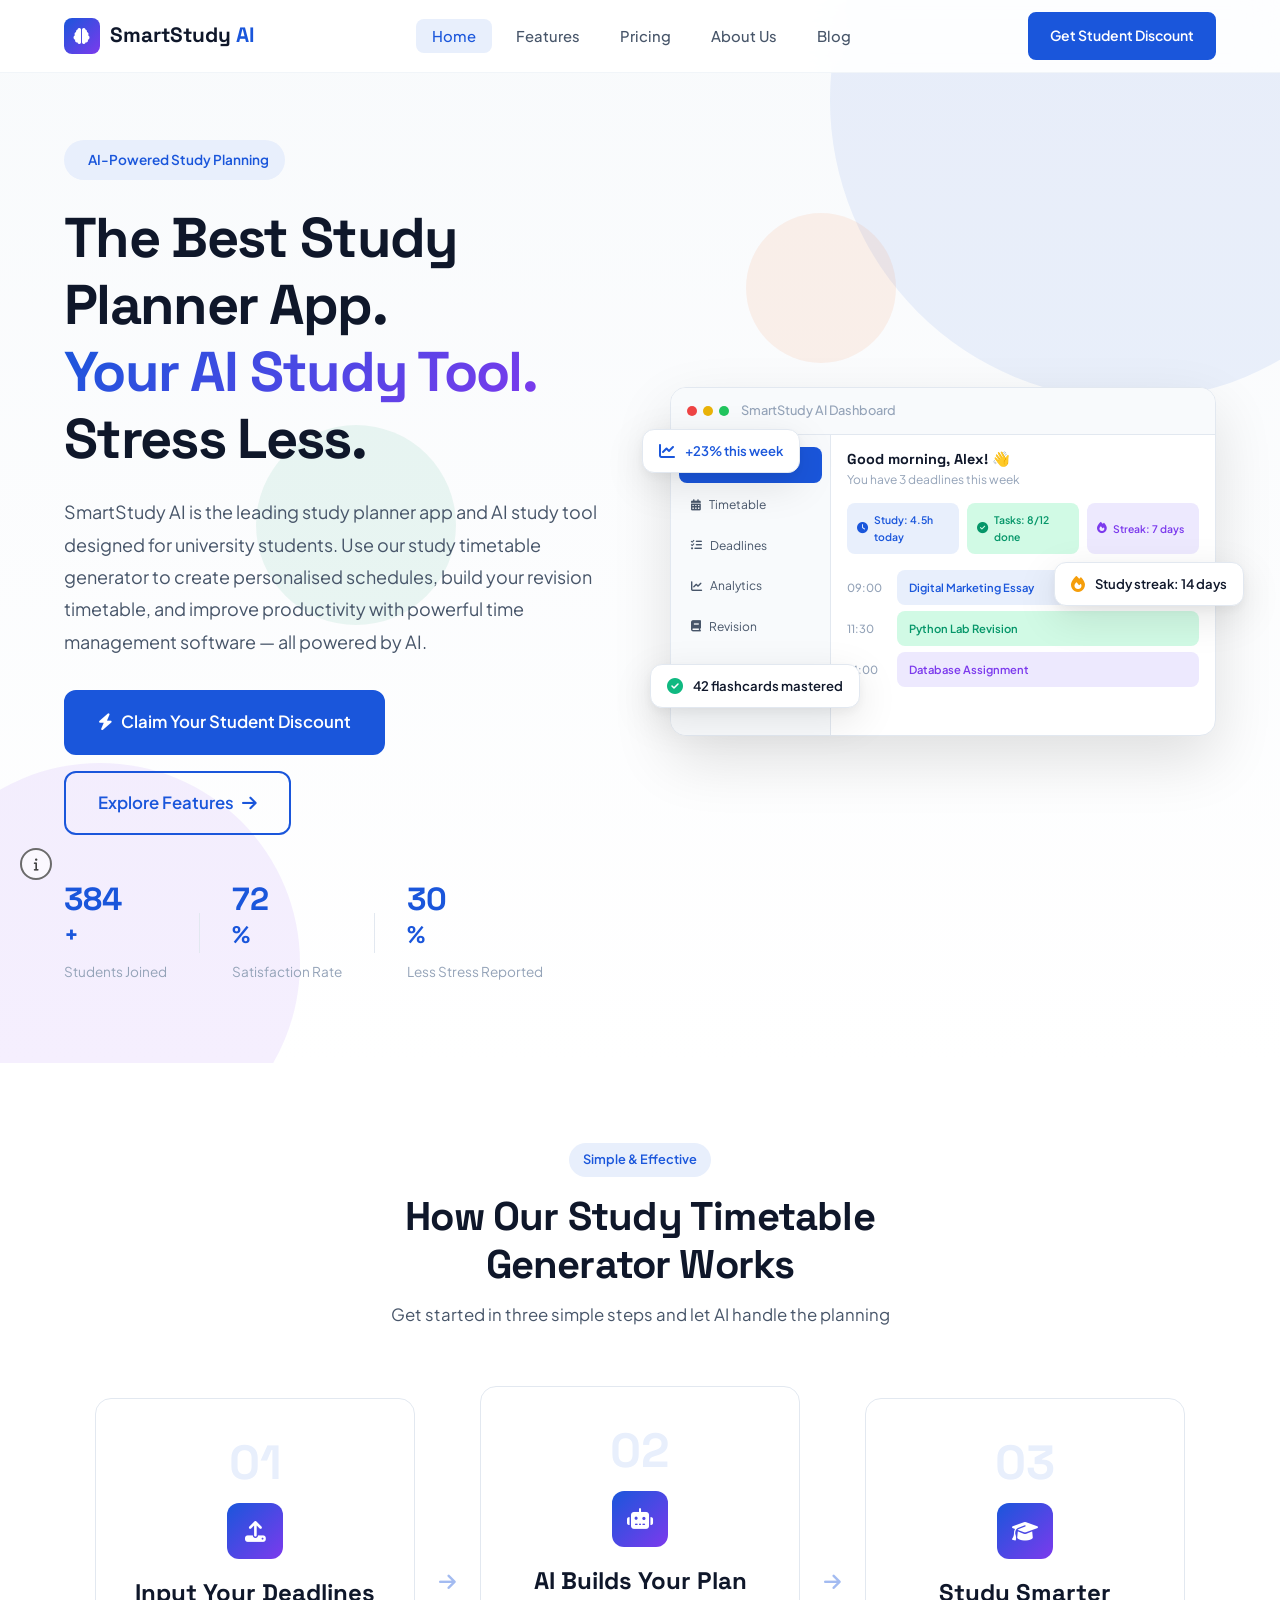
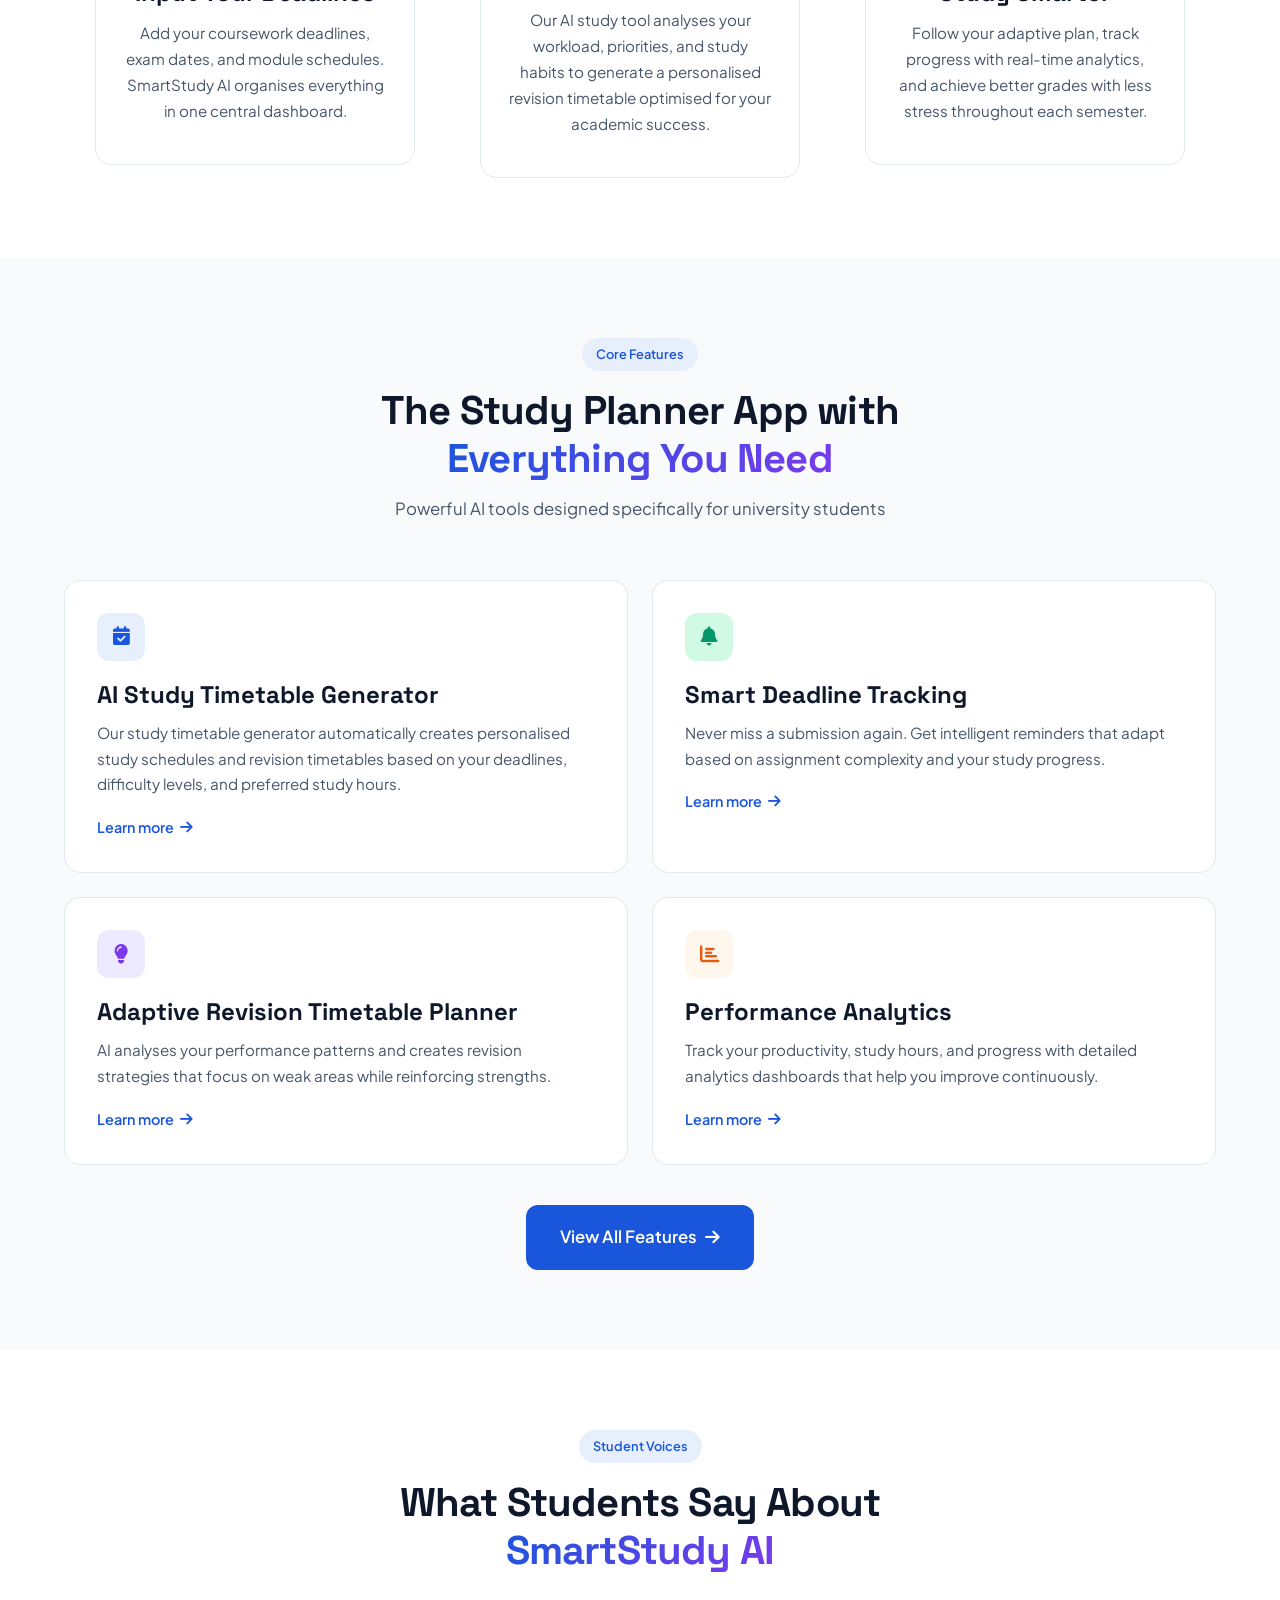
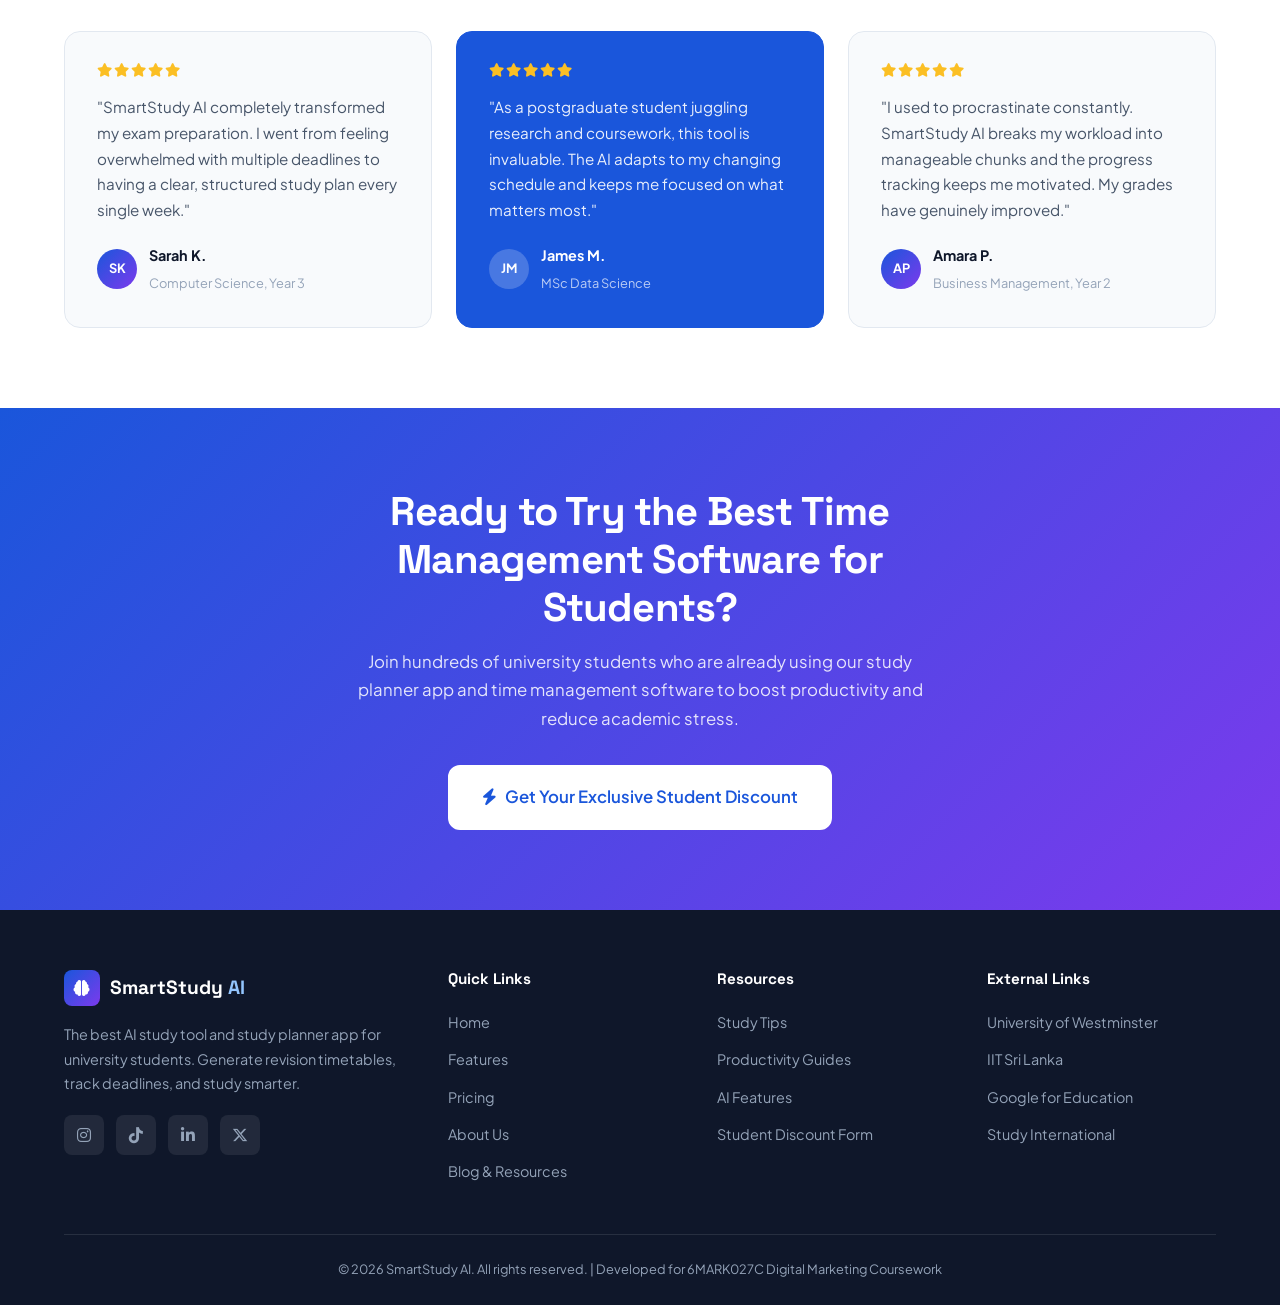
<file: index.html>
<!DOCTYPE html>
<html lang="en">
<head>
    <meta charset="UTF-8">
    <meta name="viewport" content="width=device-width, initial-scale=1.0">
    <meta name="description" content="SmartStudy AI is the best study planner app and AI study tool for university students. Create your revision timetable, use our study timetable generator, and manage time effectively with smart time management software.">
    <meta name="keywords" content="study planner app, ai study tool, study timetable generator, revision timetable, time management software, AI study planner, student productivity app, revision timetable maker, deadline tracker for students">
    <meta name="author" content="SmartStudy AI">
    <meta name="robots" content="index, follow">
    <title>SmartStudy AI | Best Study Planner App & AI Study Tool for University Students</title>

    <!-- Google tag (gtag.js) -->
    <script async src="https://www.googletagmanager.com/gtag/js?id=G-XEYS6S5KPQ"></script>
    <script>
      window.dataLayer = window.dataLayer || [];
      function gtag(){dataLayer.push(arguments);}
      gtag('js', new Date());
      gtag('config', 'G-XEYS6S5KPQ');
    </script>

    <link rel="preconnect" href="https://fonts.googleapis.com">
    <link rel="preconnect" href="https://fonts.gstatic.com" crossorigin>
    <link href="https://fonts.googleapis.com/css2?family=Plus+Jakarta+Sans:wght@300;400;500;600;700;800&family=Space+Grotesk:wght@400;500;600;700&display=swap" rel="stylesheet">
    <link rel="stylesheet" href="https://cdnjs.cloudflare.com/ajax/libs/font-awesome/6.5.1/css/all.min.css">
    <link rel="stylesheet" href="styles.css">
</head>
<body>
    <!-- Navigation -->
    <nav class="navbar" id="navbar">
        <div class="nav-container">
            <a href="index.html" class="nav-logo">
                <div class="logo-icon">
                    <i class="fas fa-brain"></i>
                </div>
                <span>SmartStudy <span class="logo-ai">AI</span></span>
            </a>
            <ul class="nav-links" id="navLinks">
                <li><a href="index.html" class="active">Home</a></li>
                <li><a href="features.html">Features</a></li>
                <li><a href="pricing.html">Pricing</a></li>
                <li><a href="about.html">About Us</a></li>
                <li><a href="blog.html">Blog</a></li>
            </ul>
            <div class="nav-actions">
                <a href="pricing.html" class="btn btn-primary btn-nav">Get Student Discount</a>
                <button class="mobile-toggle" id="mobileToggle" aria-label="Toggle menu">
                    <span></span><span></span><span></span>
                </button>
            </div>
        </div>
    </nav>

    <!-- Hero Section -->
    <section class="hero">
        <div class="hero-bg-shapes">
            <div class="shape shape-1"></div>
            <div class="shape shape-2"></div>
            <div class="shape shape-3"></div>
            <div class="shape shape-4"></div>
        </div>
        <div class="container">
            <div class="hero-content">
                <div class="hero-badge">
                    <i class="fas fa-sparkles"></i>
                    <span>AI-Powered Study Planning</span>
                </div>
                <h1>The Best Study Planner App.<br><span class="gradient-text">Your AI Study Tool.</span><br>Stress Less.</h1>
                <p class="hero-subtitle">SmartStudy AI is the leading study planner app and AI study tool designed for university students. Use our study timetable generator to create personalised schedules, build your revision timetable, and improve productivity with powerful time management software — all powered by AI.</p>
                <div class="hero-cta">
                    <a href="pricing.html" class="btn btn-primary btn-large">
                        <i class="fas fa-bolt"></i>
                        Claim Your Student Discount
                    </a>
                    <a href="features.html" class="btn btn-outline btn-large">
                        Explore Features
                        <i class="fas fa-arrow-right"></i>
                    </a>
                </div>
                <div class="hero-stats">
                    <div class="stat">
                        <span class="stat-number" data-count="500">0</span><span class="stat-plus">+</span>
                        <span class="stat-label">Students Joined</span>
                    </div>
                    <div class="stat-divider"></div>
                    <div class="stat">
                        <span class="stat-number" data-count="95">0</span><span class="stat-percent">%</span>
                        <span class="stat-label">Satisfaction Rate</span>
                    </div>
                    <div class="stat-divider"></div>
                    <div class="stat">
                        <span class="stat-number" data-count="40">0</span><span class="stat-percent">%</span>
                        <span class="stat-label">Less Stress Reported</span>
                    </div>
                </div>
            </div>
            <div class="hero-visual">
                <!-- Floating cards -->
                <div class="floating-card floating-card--1">
                    <i class="fas fa-chart-line"></i>
                    <span>+23% this week</span>
                </div>
                <div class="floating-card floating-card--2">
                    <i class="fas fa-fire"></i>
                    <span>Study streak: 14 days</span>
                </div>
                <div class="floating-card floating-card--3">
                    <i class="fas fa-check-circle"></i>
                    <span>42 flashcards mastered</span>
                </div>
                <div class="dashboard-preview">
                    <div class="preview-header">
                        <div class="preview-dots">
                            <span></span><span></span><span></span>
                        </div>
                        <span class="preview-title">SmartStudy AI Dashboard</span>
                    </div>
                    <div class="preview-content">
                        <div class="preview-sidebar">
                            <div class="sidebar-item active"><i class="fas fa-home"></i> Dashboard</div>
                            <div class="sidebar-item"><i class="fas fa-calendar-alt"></i> Timetable</div>
                            <div class="sidebar-item"><i class="fas fa-tasks"></i> Deadlines</div>
                            <div class="sidebar-item"><i class="fas fa-chart-line"></i> Analytics</div>
                            <div class="sidebar-item"><i class="fas fa-book"></i> Revision</div>
                        </div>
                        <div class="preview-main">
                            <div class="preview-greeting">
                                <h4>Good morning, Alex! 👋</h4>
                                <p>You have 3 deadlines this week</p>
                            </div>
                            <div class="preview-cards">
                                <div class="mini-card card-blue">
                                    <i class="fas fa-clock"></i>
                                    <span>Study: 4.5h today</span>
                                </div>
                                <div class="mini-card card-green">
                                    <i class="fas fa-check-circle"></i>
                                    <span>Tasks: 8/12 done</span>
                                </div>
                                <div class="mini-card card-purple">
                                    <i class="fas fa-fire"></i>
                                    <span>Streak: 7 days</span>
                                </div>
                            </div>
                            <div class="preview-schedule">
                                <div class="schedule-item">
                                    <div class="schedule-time">09:00</div>
                                    <div class="schedule-task blue">Digital Marketing Essay</div>
                                </div>
                                <div class="schedule-item">
                                    <div class="schedule-time">11:30</div>
                                    <div class="schedule-task green">Python Lab Revision</div>
                                </div>
                                <div class="schedule-item">
                                    <div class="schedule-time">14:00</div>
                                    <div class="schedule-task purple">Database Assignment</div>
                                </div>
                            </div>
                        </div>
                    </div>
                </div>
            </div>
        </div>
    </section>

    <!-- How It Works -->
    <section class="how-it-works" id="how-it-works">
        <div class="container">
            <div class="section-header">
                <span class="section-badge">Simple & Effective</span>
                <h2>How Our Study Timetable Generator Works</h2>
                <p>Get started in three simple steps and let AI handle the planning</p>
            </div>
            <div class="steps-grid">
                <div class="step-card" data-aos="fade-up">
                    <div class="step-number">01</div>
                    <div class="step-icon">
                        <i class="fas fa-upload"></i>
                    </div>
                    <h3>Input Your Deadlines</h3>
                    <p>Add your coursework deadlines, exam dates, and module schedules. SmartStudy AI organises everything in one central dashboard.</p>
                </div>
                <div class="step-connector">
                    <i class="fas fa-arrow-right"></i>
                </div>
                <div class="step-card" data-aos="fade-up" data-aos-delay="200">
                    <div class="step-number">02</div>
                    <div class="step-icon">
                        <i class="fas fa-robot"></i>
                    </div>
                    <h3>AI Builds Your Plan</h3>
                    <p>Our AI study tool analyses your workload, priorities, and study habits to generate a personalised revision timetable optimised for your academic success.</p>
                </div>
                <div class="step-connector">
                    <i class="fas fa-arrow-right"></i>
                </div>
                <div class="step-card" data-aos="fade-up" data-aos-delay="400">
                    <div class="step-number">03</div>
                    <div class="step-icon">
                        <i class="fas fa-graduation-cap"></i>
                    </div>
                    <h3>Study Smarter</h3>
                    <p>Follow your adaptive plan, track progress with real-time analytics, and achieve better grades with less stress throughout each semester.</p>
                </div>
            </div>
        </div>
    </section>

    <!-- Features Preview -->
    <section class="features-preview">
        <div class="container">
            <div class="section-header">
                <span class="section-badge">Core Features</span>
                <h2>The Study Planner App with <span class="gradient-text">Everything You Need</span></h2>
                <p>Powerful AI tools designed specifically for university students</p>
            </div>
            <div class="features-grid">
                <div class="feature-card">
                    <div class="feature-icon icon-blue">
                        <i class="fas fa-calendar-check"></i>
                    </div>
                    <h3>AI Study Timetable Generator</h3>
                    <p>Our study timetable generator automatically creates personalised study schedules and revision timetables based on your deadlines, difficulty levels, and preferred study hours.</p>
                    <a href="features.html" class="feature-link">Learn more <i class="fas fa-arrow-right"></i></a>
                </div>
                <div class="feature-card">
                    <div class="feature-icon icon-green">
                        <i class="fas fa-bell"></i>
                    </div>
                    <h3>Smart Deadline Tracking</h3>
                    <p>Never miss a submission again. Get intelligent reminders that adapt based on assignment complexity and your study progress.</p>
                    <a href="features.html" class="feature-link">Learn more <i class="fas fa-arrow-right"></i></a>
                </div>
                <div class="feature-card">
                    <div class="feature-icon icon-purple">
                        <i class="fas fa-lightbulb"></i>
                    </div>
                    <h3>Adaptive Revision Timetable Planner</h3>
                    <p>AI analyses your performance patterns and creates revision strategies that focus on weak areas while reinforcing strengths.</p>
                    <a href="features.html" class="feature-link">Learn more <i class="fas fa-arrow-right"></i></a>
                </div>
                <div class="feature-card">
                    <div class="feature-icon icon-orange">
                        <i class="fas fa-chart-bar"></i>
                    </div>
                    <h3>Performance Analytics</h3>
                    <p>Track your productivity, study hours, and progress with detailed analytics dashboards that help you improve continuously.</p>
                    <a href="features.html" class="feature-link">Learn more <i class="fas fa-arrow-right"></i></a>
                </div>
            </div>
            <div class="features-cta">
                <a href="features.html" class="btn btn-primary btn-large">View All Features <i class="fas fa-arrow-right"></i></a>
            </div>
        </div>
    </section>

    <!-- Testimonials -->
    <section class="testimonials">
        <div class="container">
            <div class="section-header">
                <span class="section-badge">Student Voices</span>
                <h2>What Students Say About <span class="gradient-text">SmartStudy AI</span></h2>
            </div>
            <div class="testimonials-grid">
                <div class="testimonial-card">
                    <div class="testimonial-stars">
                        <i class="fas fa-star"></i><i class="fas fa-star"></i><i class="fas fa-star"></i><i class="fas fa-star"></i><i class="fas fa-star"></i>
                    </div>
                    <p>"SmartStudy AI completely transformed my exam preparation. I went from feeling overwhelmed with multiple deadlines to having a clear, structured study plan every single week."</p>
                    <div class="testimonial-author">
                        <div class="author-avatar">SK</div>
                        <div>
                            <strong>Sarah K.</strong>
                            <span>Computer Science, Year 3</span>
                        </div>
                    </div>
                </div>
                <div class="testimonial-card featured">
                    <div class="testimonial-stars">
                        <i class="fas fa-star"></i><i class="fas fa-star"></i><i class="fas fa-star"></i><i class="fas fa-star"></i><i class="fas fa-star"></i>
                    </div>
                    <p>"As a postgraduate student juggling research and coursework, this tool is invaluable. The AI adapts to my changing schedule and keeps me focused on what matters most."</p>
                    <div class="testimonial-author">
                        <div class="author-avatar">JM</div>
                        <div>
                            <strong>James M.</strong>
                            <span>MSc Data Science</span>
                        </div>
                    </div>
                </div>
                <div class="testimonial-card">
                    <div class="testimonial-stars">
                        <i class="fas fa-star"></i><i class="fas fa-star"></i><i class="fas fa-star"></i><i class="fas fa-star"></i><i class="fas fa-star"></i>
                    </div>
                    <p>"I used to procrastinate constantly. SmartStudy AI breaks my workload into manageable chunks and the progress tracking keeps me motivated. My grades have genuinely improved."</p>
                    <div class="testimonial-author">
                        <div class="author-avatar">AP</div>
                        <div>
                            <strong>Amara P.</strong>
                            <span>Business Management, Year 2</span>
                        </div>
                    </div>
                </div>
            </div>
        </div>
    </section>

    <!-- CTA Section -->
    <section class="cta-section">
        <div class="container">
            <div class="cta-content">
                <h2>Ready to Try the Best Time Management Software for Students?</h2>
                <p>Join hundreds of university students who are already using our study planner app and time management software to boost productivity and reduce academic stress.</p>
                <a href="pricing.html" class="btn btn-white btn-large">
                    <i class="fas fa-bolt"></i>
                    Get Your Exclusive Student Discount
                </a>
            </div>
        </div>
    </section>

    <!-- Footer -->
    <footer class="footer">
        <div class="container">
            <div class="footer-grid">
                <div class="footer-brand">
                    <a href="index.html" class="footer-logo">
                        <div class="logo-icon"><i class="fas fa-brain"></i></div>
                        <span>SmartStudy <span class="logo-ai">AI</span></span>
                    </a>
                    <p>The best AI study tool and study planner app for university students. Generate revision timetables, track deadlines, and study smarter.</p>
                    <div class="social-links">
                        <a href="https://instagram.com" target="_blank" rel="noopener noreferrer" aria-label="Instagram"><i class="fab fa-instagram"></i></a>
                        <a href="https://tiktok.com" target="_blank" rel="noopener noreferrer" aria-label="TikTok"><i class="fab fa-tiktok"></i></a>
                        <a href="https://linkedin.com" target="_blank" rel="noopener noreferrer" aria-label="LinkedIn"><i class="fab fa-linkedin-in"></i></a>
                        <a href="https://twitter.com" target="_blank" rel="noopener noreferrer" aria-label="Twitter"><i class="fab fa-x-twitter"></i></a>
                    </div>
                </div>
                <div class="footer-links">
                    <h4>Quick Links</h4>
                    <ul>
                        <li><a href="index.html">Home</a></li>
                        <li><a href="features.html">Features</a></li>
                        <li><a href="pricing.html">Pricing</a></li>
                        <li><a href="about.html">About Us</a></li>
                        <li><a href="blog.html">Blog & Resources</a></li>
                    </ul>
                </div>
                <div class="footer-links">
                    <h4>Resources</h4>
                    <ul>
                        <li><a href="blog.html">Study Tips</a></li>
                        <li><a href="blog.html">Productivity Guides</a></li>
                        <li><a href="features.html">AI Features</a></li>
                        <li><a href="https://docs.google.com/forms/d/e/1FAIpQLSeUx6jCfvq1hxjlofkvSLbn2C_xbASTRZafX1INeWL7WAZf3w/viewform" target="_blank" rel="noopener noreferrer">Student Discount Form</a></li>
                    </ul>
                </div>
                <div class="footer-links">
                    <h4>External Links</h4>
                    <ul>
                        <li><a href="https://www.westminster.ac.uk" target="_blank" rel="noopener noreferrer">University of Westminster</a></li>
                        <li><a href="https://www.iit.ac.lk" target="_blank" rel="noopener noreferrer">IIT Sri Lanka</a></li>
                        <li><a href="https://edu.google.com" target="_blank" rel="noopener noreferrer">Google for Education</a></li>
                        <li><a href="https://www.studyinternational.com" target="_blank" rel="noopener noreferrer">Study International</a></li>
                    </ul>
                </div>
            </div>
            <div class="footer-bottom">
                <p>&copy; 2026 SmartStudy AI. All rights reserved. | Developed for 6MARK027C Digital Marketing Coursework</p>
            </div>
        </div>
    </footer>

    <script src="script.js"></script>

<!-- Page Updated Info Button -->
<div class="update-info-container">
    <button id="updateInfoBtn" class="update-info-btn">
        <i class="fas fa-info"></i>
    </button>
</div>

<!-- Update Message -->
<div id="updateMessage" class="update-message">
    <i class="fas fa-info-circle"></i>
    <span>Page updated <span id="updateDate"></span></span>
</div>

<script>
const updateBtn = document.getElementById("updateInfoBtn");
const updateMessage = document.getElementById("updateMessage");

const date = new Date(document.lastModified);

const formattedDate = date.toLocaleDateString("en-US", {
  month: "short",
  day: "numeric",
  year: "numeric"
});

document.getElementById("updateDate").textContent = formattedDate;

updateBtn.onclick = function(){
    updateMessage.classList.toggle("show-update-message");
};
</script>

</body>
</html>
</file>
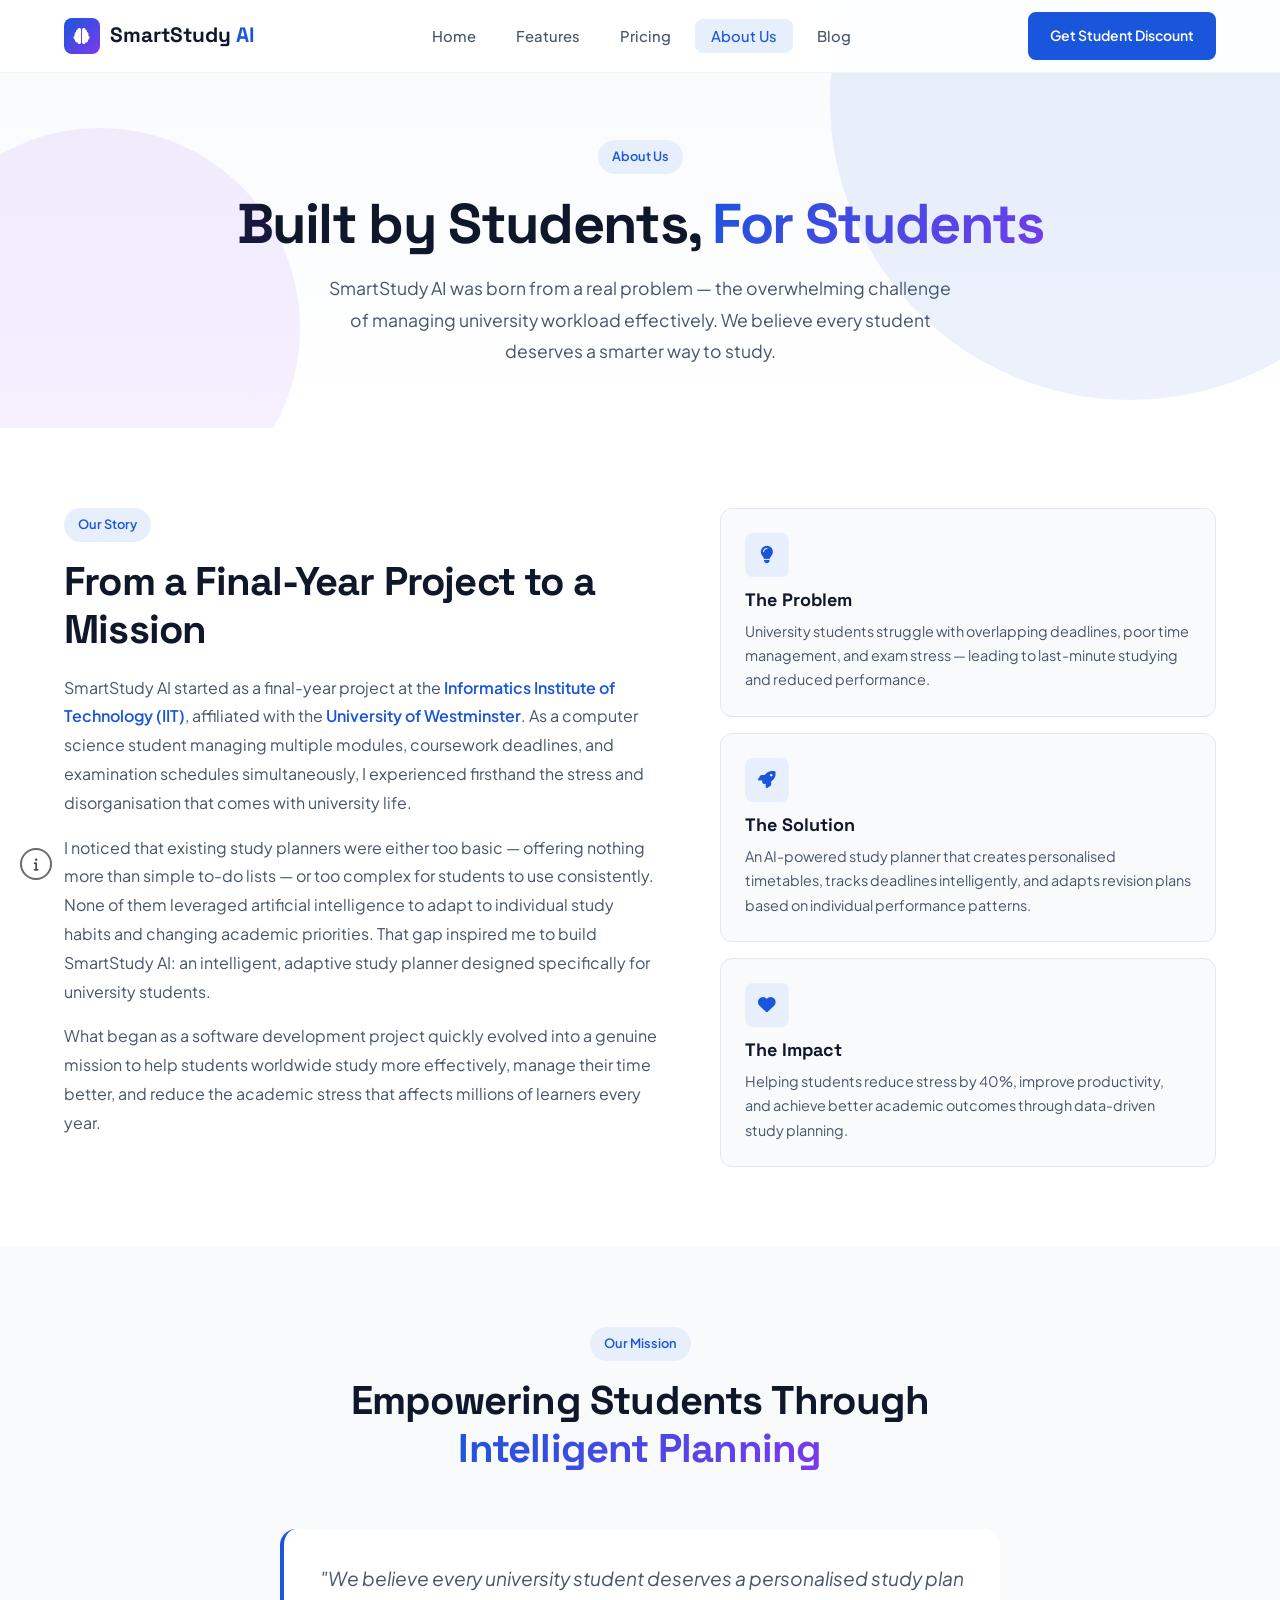
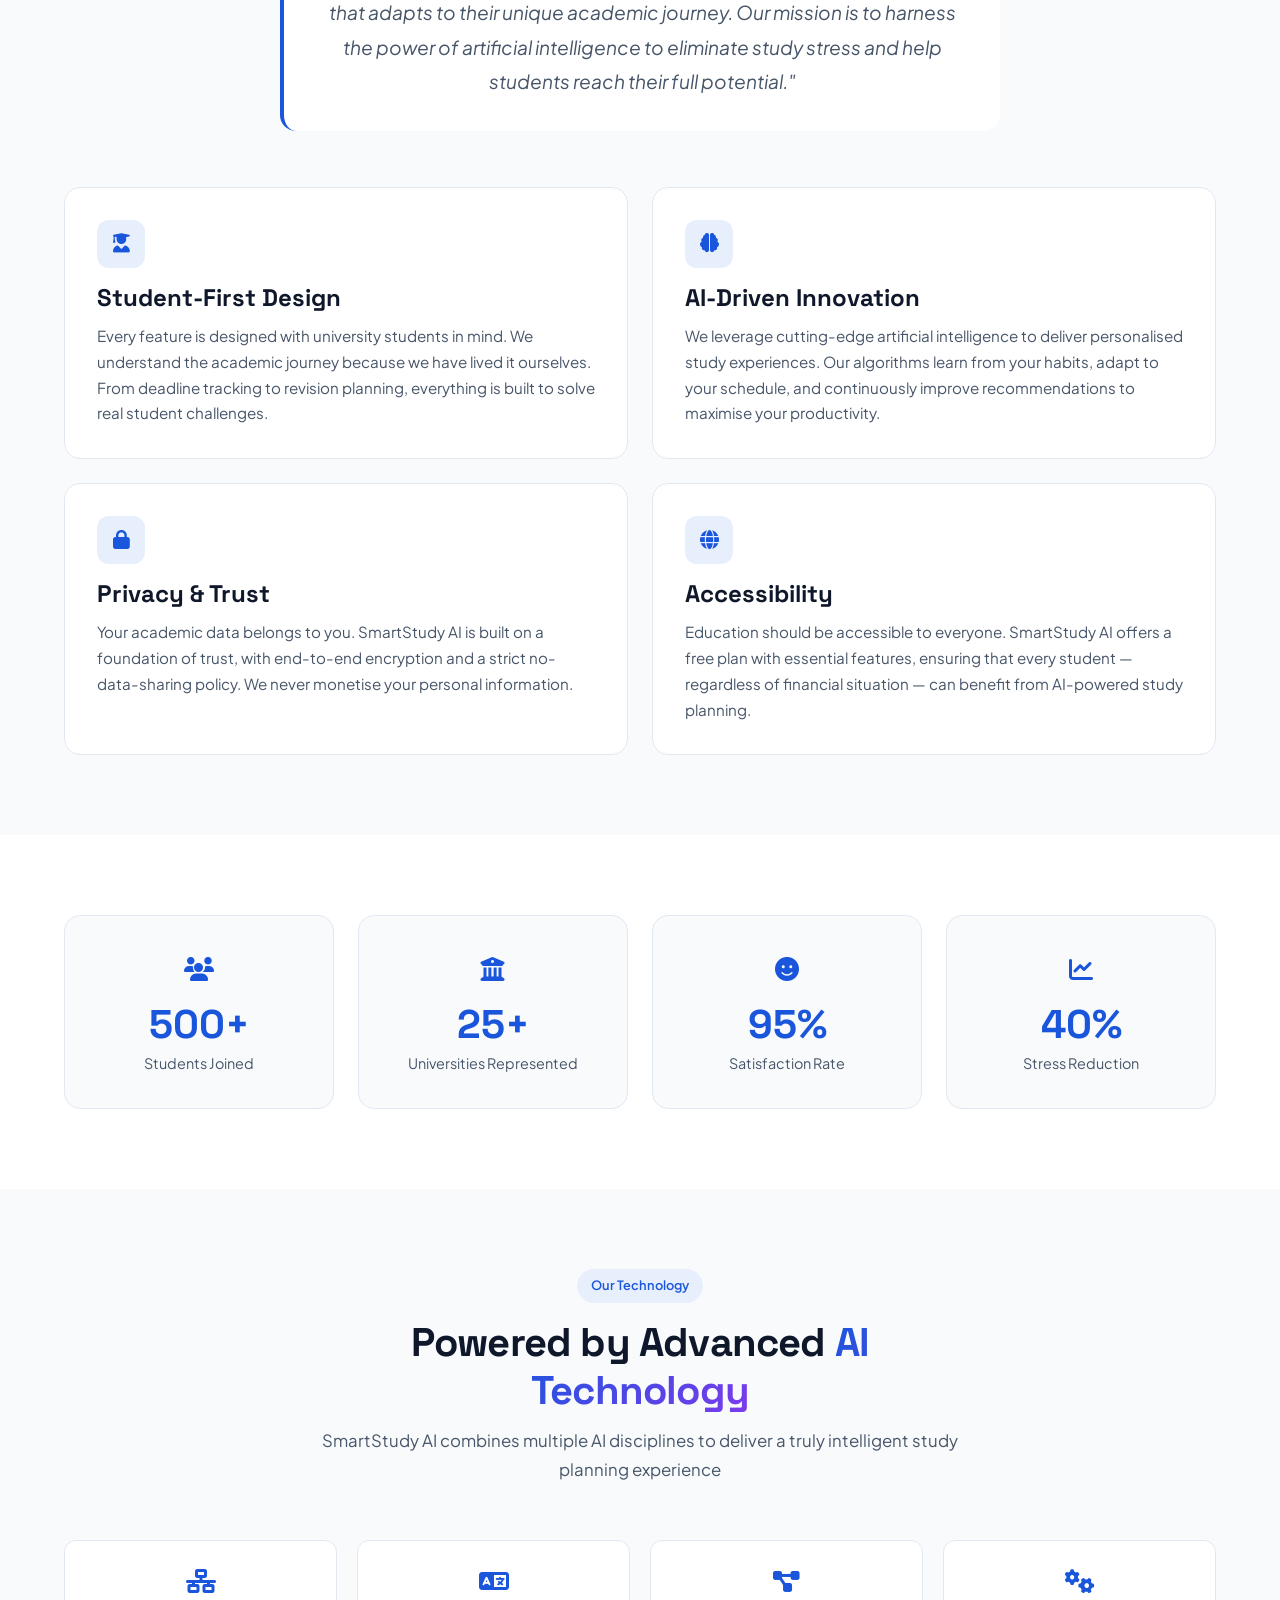
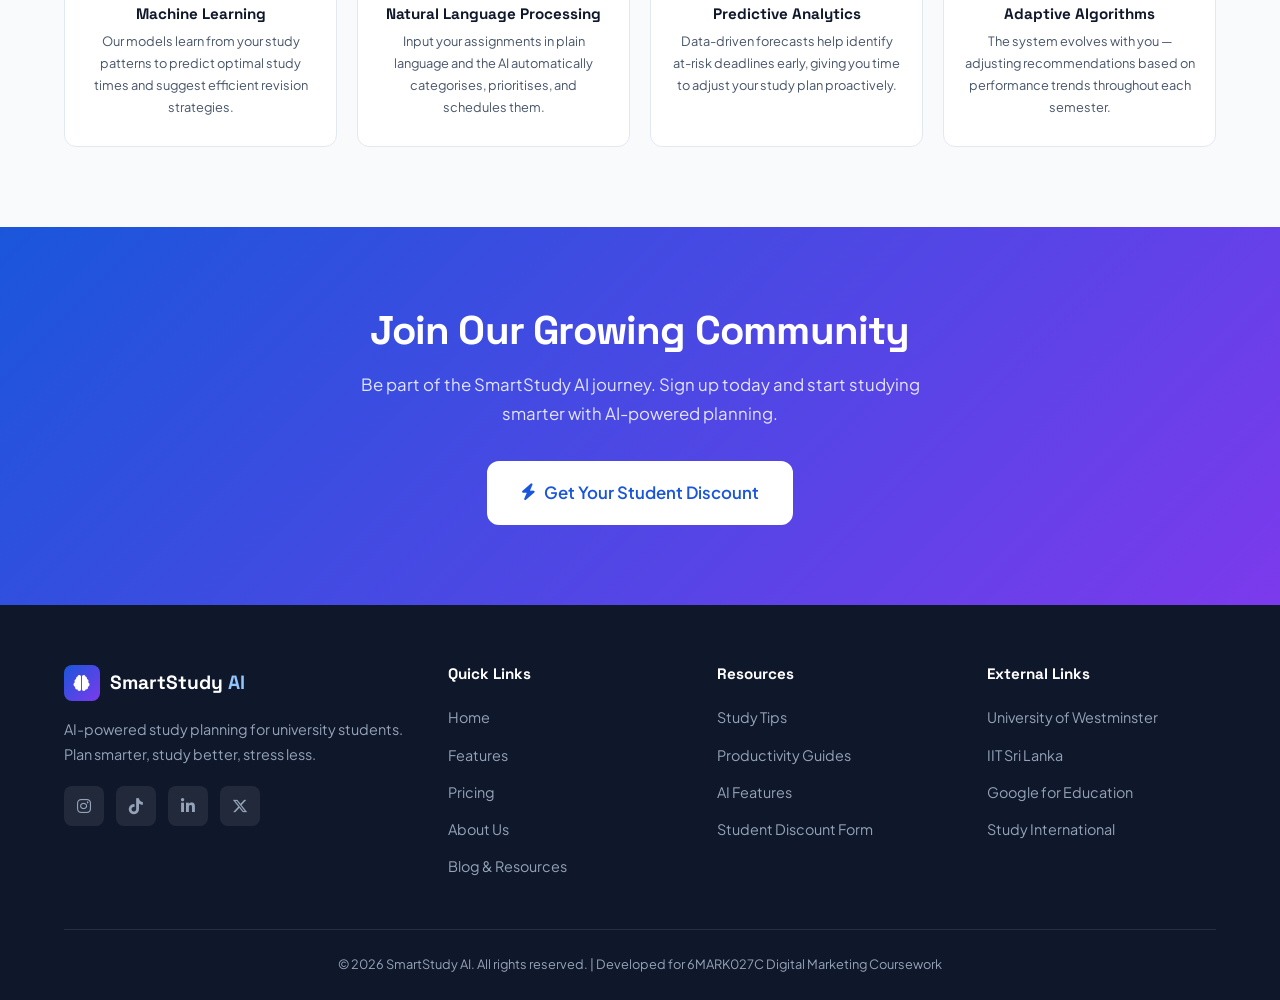
<file: about.html>
<!DOCTYPE html>
<html lang="en">
<head>
    <meta charset="UTF-8">
    <meta name="viewport" content="width=device-width, initial-scale=1.0">
    <meta name="description" content="Learn about SmartStudy AI - the AI-powered study planner built by university students for university students. Our mission is to reduce academic stress through intelligent planning.">
    <meta name="keywords" content="SmartStudy AI about, AI study planner company, student productivity startup, university study tool team">
    <meta name="author" content="SmartStudy AI">
    <meta name="robots" content="index, follow">
    <title>About Us | SmartStudy AI - Our Mission & Story</title>

    <!-- Google tag (gtag.js) -->
    <script async src="https://www.googletagmanager.com/gtag/js?id=G-XEYS6S5KPQ"></script>
    <script>
      window.dataLayer = window.dataLayer || [];
      function gtag(){dataLayer.push(arguments);}
      gtag('js', new Date());
      gtag('config', 'G-XEYS6S5KPQ');
    </script>

    <link rel="preconnect" href="https://fonts.googleapis.com">
    <link rel="preconnect" href="https://fonts.gstatic.com" crossorigin>
    <link href="https://fonts.googleapis.com/css2?family=Plus+Jakarta+Sans:wght@300;400;500;600;700;800&family=Space+Grotesk:wght@400;500;600;700&display=swap" rel="stylesheet">
    <link rel="stylesheet" href="https://cdnjs.cloudflare.com/ajax/libs/font-awesome/6.5.1/css/all.min.css">
    <link rel="stylesheet" href="styles.css">
</head>
<body>
    <!-- Navigation -->
    <nav class="navbar" id="navbar">
        <div class="nav-container">
            <a href="index.html" class="nav-logo">
                <div class="logo-icon"><i class="fas fa-brain"></i></div>
                <span>SmartStudy <span class="logo-ai">AI</span></span>
            </a>
            <ul class="nav-links" id="navLinks">
                <li><a href="index.html">Home</a></li>
                <li><a href="features.html">Features</a></li>
                <li><a href="pricing.html">Pricing</a></li>
                <li><a href="about.html" class="active">About Us</a></li>
                <li><a href="blog.html">Blog</a></li>
            </ul>
            <div class="nav-actions">
                <a href="pricing.html" class="btn btn-primary btn-nav">Get Student Discount</a>
                <button class="mobile-toggle" id="mobileToggle" aria-label="Toggle menu">
                    <span></span><span></span><span></span>
                </button>
            </div>
        </div>
    </nav>

    <!-- Page Header -->
    <section class="page-header">
        <div class="hero-bg-shapes">
            <div class="shape shape-1"></div>
            <div class="shape shape-2"></div>
        </div>
        <div class="container">
            <span class="section-badge">About Us</span>
            <h1>Built by Students, <span class="gradient-text">For Students</span></h1>
            <p>SmartStudy AI was born from a real problem — the overwhelming challenge of managing university workload effectively. We believe every student deserves a smarter way to study.</p>
        </div>
    </section>

    <!-- Our Story -->
    <section class="about-story">
        <div class="container">
            <div class="story-grid">
                <div class="story-content">
                    <span class="section-badge">Our Story</span>
                    <h2>From a Final-Year Project to a Mission</h2>
                    <p>SmartStudy AI started as a final-year project at the <a href="https://www.iit.ac.lk" target="_blank" rel="noopener noreferrer">Informatics Institute of Technology (IIT)</a>, affiliated with the <a href="https://www.westminster.ac.uk" target="_blank" rel="noopener noreferrer">University of Westminster</a>. As a computer science student managing multiple modules, coursework deadlines, and examination schedules simultaneously, I experienced firsthand the stress and disorganisation that comes with university life.</p>
                    <p>I noticed that existing study planners were either too basic — offering nothing more than simple to-do lists — or too complex for students to use consistently. None of them leveraged artificial intelligence to adapt to individual study habits and changing academic priorities. That gap inspired me to build SmartStudy AI: an intelligent, adaptive study planner designed specifically for university students.</p>
                    <p>What began as a software development project quickly evolved into a genuine mission to help students worldwide study more effectively, manage their time better, and reduce the academic stress that affects millions of learners every year.</p>
                </div>
                <div class="story-visual">
                    <div class="story-card">
                        <div class="story-icon"><i class="fas fa-lightbulb"></i></div>
                        <h4>The Problem</h4>
                        <p>University students struggle with overlapping deadlines, poor time management, and exam stress — leading to last-minute studying and reduced performance.</p>
                    </div>
                    <div class="story-card">
                        <div class="story-icon"><i class="fas fa-rocket"></i></div>
                        <h4>The Solution</h4>
                        <p>An AI-powered study planner that creates personalised timetables, tracks deadlines intelligently, and adapts revision plans based on individual performance patterns.</p>
                    </div>
                    <div class="story-card">
                        <div class="story-icon"><i class="fas fa-heart"></i></div>
                        <h4>The Impact</h4>
                        <p>Helping students reduce stress by 40%, improve productivity, and achieve better academic outcomes through data-driven study planning.</p>
                    </div>
                </div>
            </div>
        </div>
    </section>

    <!-- Mission & Values -->
    <section class="mission-section">
        <div class="container">
            <div class="section-header">
                <span class="section-badge">Our Mission</span>
                <h2>Empowering Students Through <span class="gradient-text">Intelligent Planning</span></h2>
            </div>
            <div class="mission-statement">
                <blockquote>
                    "We believe every university student deserves a personalised study plan that adapts to their unique academic journey. Our mission is to harness the power of artificial intelligence to eliminate study stress and help students reach their full potential."
                </blockquote>
            </div>
            <div class="values-grid">
                <div class="value-card">
                    <div class="value-icon">
                        <i class="fas fa-user-graduate"></i>
                    </div>
                    <h3>Student-First Design</h3>
                    <p>Every feature is designed with university students in mind. We understand the academic journey because we have lived it ourselves. From deadline tracking to revision planning, everything is built to solve real student challenges.</p>
                </div>
                <div class="value-card">
                    <div class="value-icon">
                        <i class="fas fa-brain"></i>
                    </div>
                    <h3>AI-Driven Innovation</h3>
                    <p>We leverage cutting-edge artificial intelligence to deliver personalised study experiences. Our algorithms learn from your habits, adapt to your schedule, and continuously improve recommendations to maximise your productivity.</p>
                </div>
                <div class="value-card">
                    <div class="value-icon">
                        <i class="fas fa-lock"></i>
                    </div>
                    <h3>Privacy & Trust</h3>
                    <p>Your academic data belongs to you. SmartStudy AI is built on a foundation of trust, with end-to-end encryption and a strict no-data-sharing policy. We never monetise your personal information.</p>
                </div>
                <div class="value-card">
                    <div class="value-icon">
                        <i class="fas fa-globe"></i>
                    </div>
                    <h3>Accessibility</h3>
                    <p>Education should be accessible to everyone. SmartStudy AI offers a free plan with essential features, ensuring that every student — regardless of financial situation — can benefit from AI-powered study planning.</p>
                </div>
            </div>
        </div>
    </section>

    <!-- Stats -->
    <section class="about-stats">
        <div class="container">
            <div class="stats-grid">
                <div class="stat-card">
                    <div class="stat-icon"><i class="fas fa-users"></i></div>
                    <span class="stat-number-large">500+</span>
                    <span class="stat-desc">Students Joined</span>
                </div>
                <div class="stat-card">
                    <div class="stat-icon"><i class="fas fa-university"></i></div>
                    <span class="stat-number-large">25+</span>
                    <span class="stat-desc">Universities Represented</span>
                </div>
                <div class="stat-card">
                    <div class="stat-icon"><i class="fas fa-smile"></i></div>
                    <span class="stat-number-large">95%</span>
                    <span class="stat-desc">Satisfaction Rate</span>
                </div>
                <div class="stat-card">
                    <div class="stat-icon"><i class="fas fa-chart-line"></i></div>
                    <span class="stat-number-large">40%</span>
                    <span class="stat-desc">Stress Reduction</span>
                </div>
            </div>
        </div>
    </section>

    <!-- Technology -->
    <section class="tech-section">
        <div class="container">
            <div class="section-header">
                <span class="section-badge">Our Technology</span>
                <h2>Powered by Advanced <span class="gradient-text">AI Technology</span></h2>
                <p>SmartStudy AI combines multiple AI disciplines to deliver a truly intelligent study planning experience</p>
            </div>
            <div class="tech-grid">
                <div class="tech-card">
                    <i class="fas fa-network-wired"></i>
                    <h4>Machine Learning</h4>
                    <p>Our models learn from your study patterns to predict optimal study times and suggest efficient revision strategies.</p>
                </div>
                <div class="tech-card">
                    <i class="fas fa-language"></i>
                    <h4>Natural Language Processing</h4>
                    <p>Input your assignments in plain language and the AI automatically categorises, prioritises, and schedules them.</p>
                </div>
                <div class="tech-card">
                    <i class="fas fa-project-diagram"></i>
                    <h4>Predictive Analytics</h4>
                    <p>Data-driven forecasts help identify at-risk deadlines early, giving you time to adjust your study plan proactively.</p>
                </div>
                <div class="tech-card">
                    <i class="fas fa-cogs"></i>
                    <h4>Adaptive Algorithms</h4>
                    <p>The system evolves with you — adjusting recommendations based on performance trends throughout each semester.</p>
                </div>
            </div>
        </div>
    </section>

    <!-- CTA -->
    <section class="cta-section">
        <div class="container">
            <div class="cta-content">
                <h2>Join Our Growing Community</h2>
                <p>Be part of the SmartStudy AI journey. Sign up today and start studying smarter with AI-powered planning.</p>
                <a href="pricing.html" class="btn btn-white btn-large">
                    <i class="fas fa-bolt"></i>
                    Get Your Student Discount
                </a>
            </div>
        </div>
    </section>

    <!-- Footer -->
    <footer class="footer">
        <div class="container">
            <div class="footer-grid">
                <div class="footer-brand">
                    <a href="index.html" class="footer-logo">
                        <div class="logo-icon"><i class="fas fa-brain"></i></div>
                        <span>SmartStudy <span class="logo-ai">AI</span></span>
                    </a>
                    <p>AI-powered study planning for university students. Plan smarter, study better, stress less.</p>
                    <div class="social-links">
                        <a href="https://instagram.com" target="_blank" rel="noopener noreferrer" aria-label="Instagram"><i class="fab fa-instagram"></i></a>
                        <a href="https://tiktok.com" target="_blank" rel="noopener noreferrer" aria-label="TikTok"><i class="fab fa-tiktok"></i></a>
                        <a href="https://linkedin.com" target="_blank" rel="noopener noreferrer" aria-label="LinkedIn"><i class="fab fa-linkedin-in"></i></a>
                        <a href="https://twitter.com" target="_blank" rel="noopener noreferrer" aria-label="Twitter"><i class="fab fa-x-twitter"></i></a>
                    </div>
                </div>
                <div class="footer-links">
                    <h4>Quick Links</h4>
                    <ul>
                        <li><a href="index.html">Home</a></li>
                        <li><a href="features.html">Features</a></li>
                        <li><a href="pricing.html">Pricing</a></li>
                        <li><a href="about.html">About Us</a></li>
                        <li><a href="blog.html">Blog & Resources</a></li>
                    </ul>
                </div>
                <div class="footer-links">
                    <h4>Resources</h4>
                    <ul>
                        <li><a href="blog.html">Study Tips</a></li>
                        <li><a href="blog.html">Productivity Guides</a></li>
                        <li><a href="features.html">AI Features</a></li>
                        <li><a href="https://docs.google.com/forms/d/e/1FAIpQLSeUx6jCfvq1hxjlofkvSLbn2C_xbASTRZafX1INeWL7WAZf3w/viewform" target="_blank" rel="noopener noreferrer">Student Discount Form</a></li>
                    </ul>
                </div>
                <div class="footer-links">
                    <h4>External Links</h4>
                    <ul>
                        <li><a href="https://www.westminster.ac.uk" target="_blank" rel="noopener noreferrer">University of Westminster</a></li>
                        <li><a href="https://www.iit.ac.lk" target="_blank" rel="noopener noreferrer">IIT Sri Lanka</a></li>
                        <li><a href="https://edu.google.com" target="_blank" rel="noopener noreferrer">Google for Education</a></li>
                        <li><a href="https://www.studyinternational.com" target="_blank" rel="noopener noreferrer">Study International</a></li>
                    </ul>
                </div>
            </div>
            <div class="footer-bottom">
                <p>&copy; 2026 SmartStudy AI. All rights reserved. | Developed for 6MARK027C Digital Marketing Coursework</p>
            </div>
        </div>
    </footer>

    <script src="script.js"></script>

<!-- Page Updated Info Button -->
<div class="update-info-container">
    <button id="updateInfoBtn" class="update-info-btn">
        <i class="fas fa-info"></i>
    </button>
</div>

<!-- Update Message -->
<div id="updateMessage" class="update-message">
    <i class="fas fa-info-circle"></i>
    <span>Page updated <span id="updateDate"></span></span>
</div>

<script>
const updateBtn = document.getElementById("updateInfoBtn");
const updateMessage = document.getElementById("updateMessage");

const date = new Date(document.lastModified);

const formattedDate = date.toLocaleDateString("en-US", {
  month: "short",
  day: "numeric",
  year: "numeric"
});

document.getElementById("updateDate").textContent = formattedDate;

updateBtn.onclick = function(){
    updateMessage.classList.toggle("show-update-message");
};
</script>

</body>
</html>
</file>
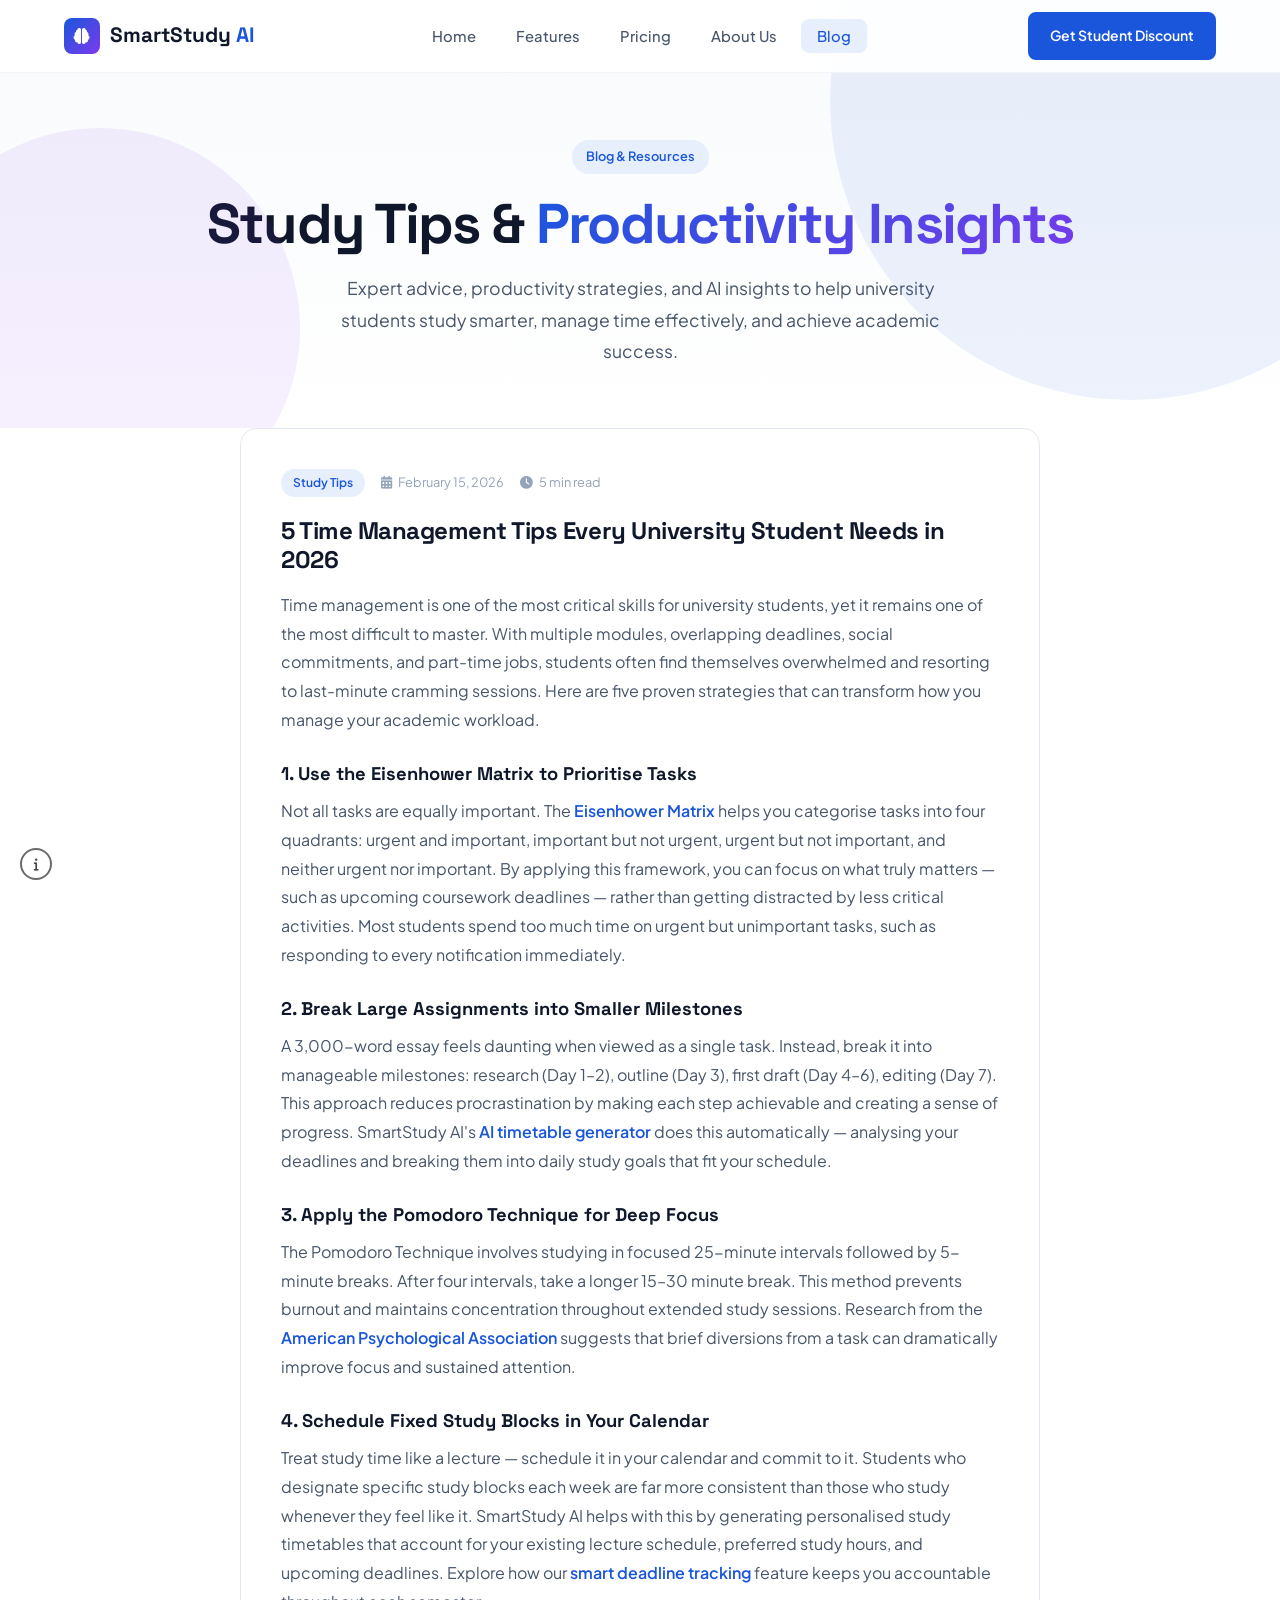
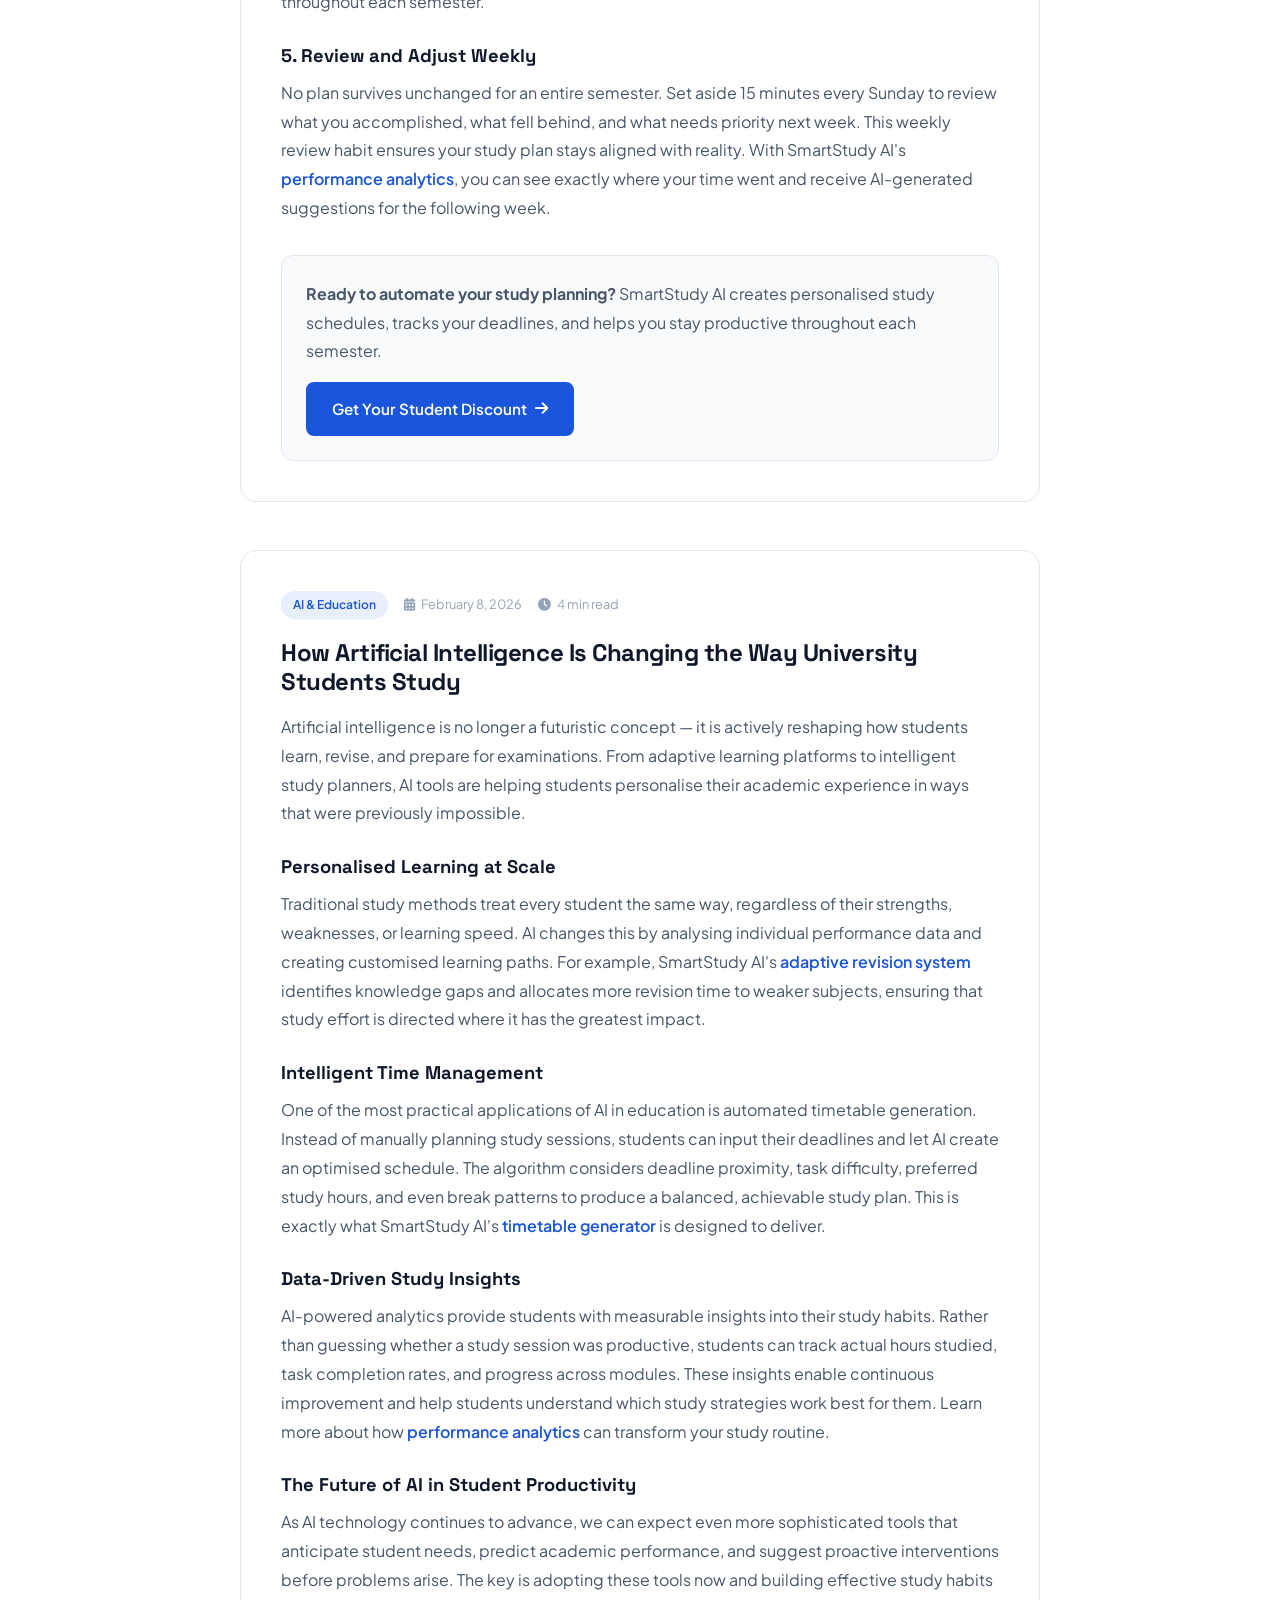
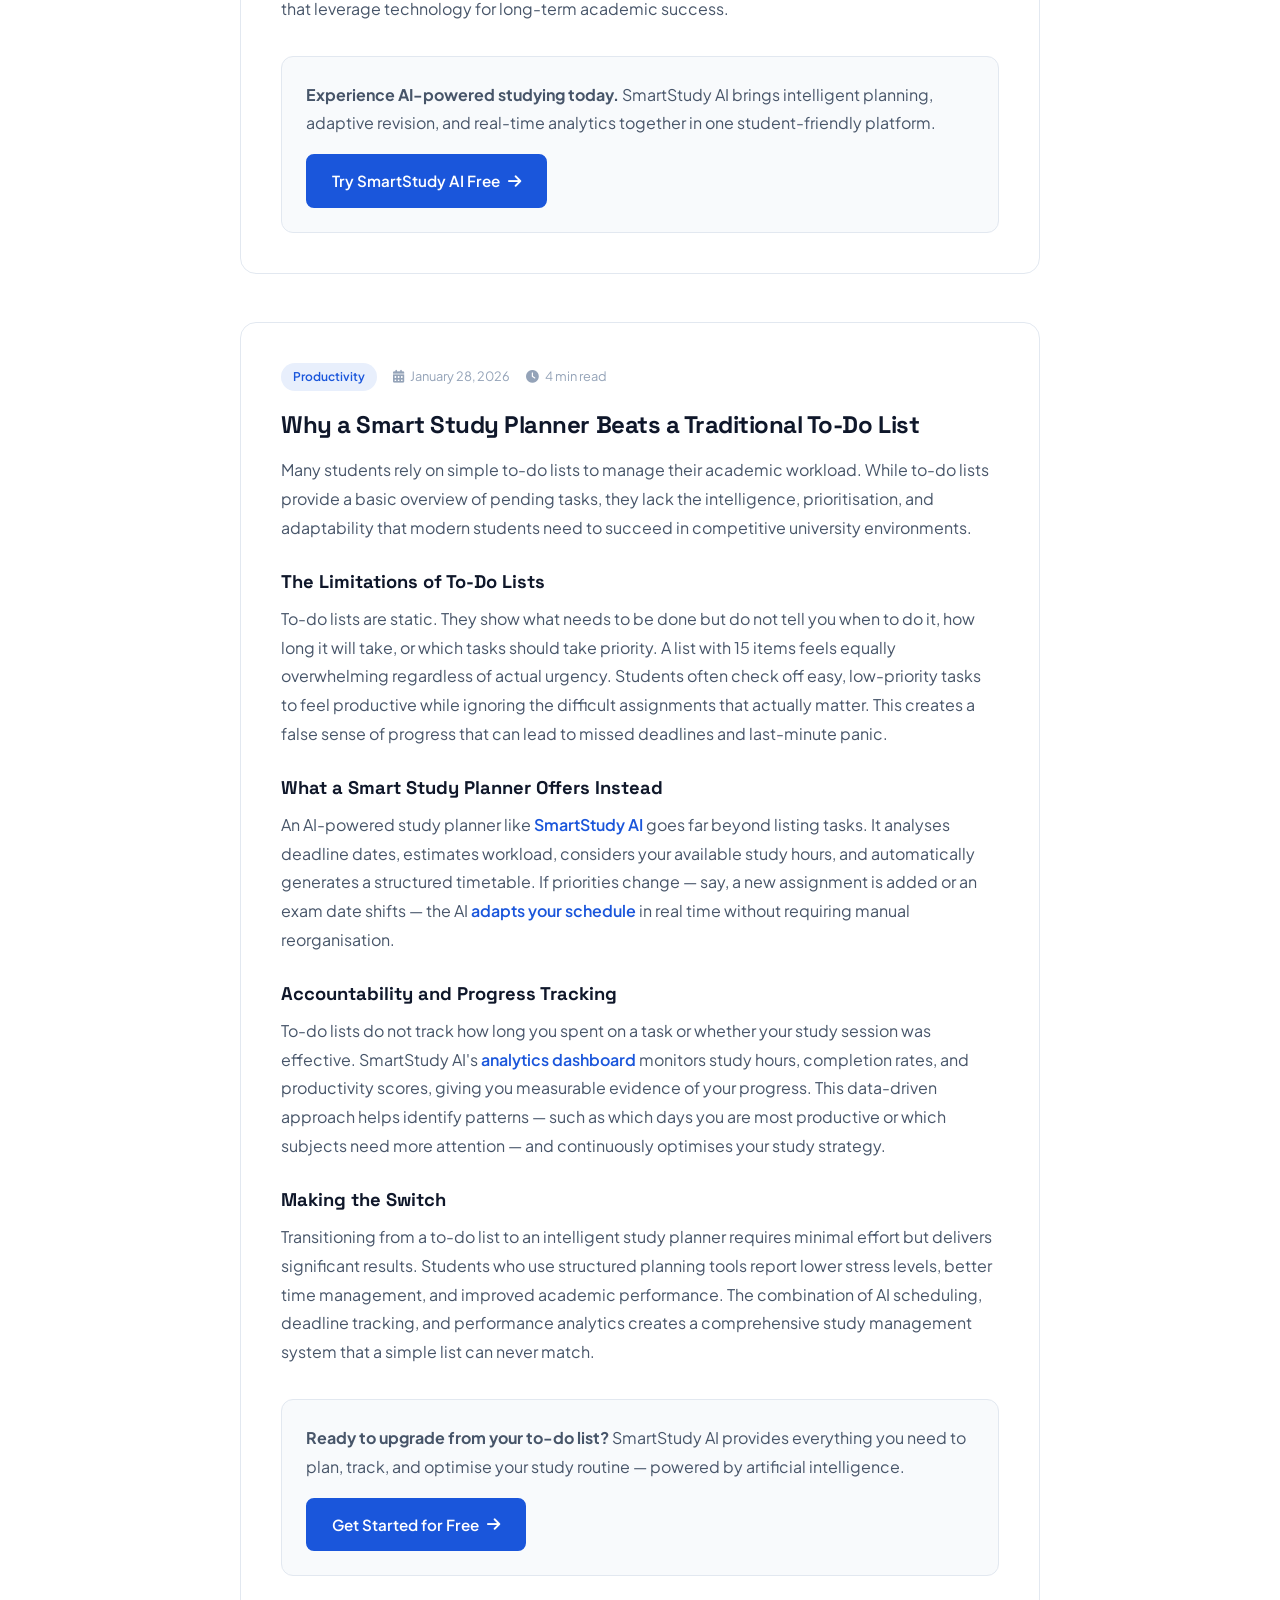
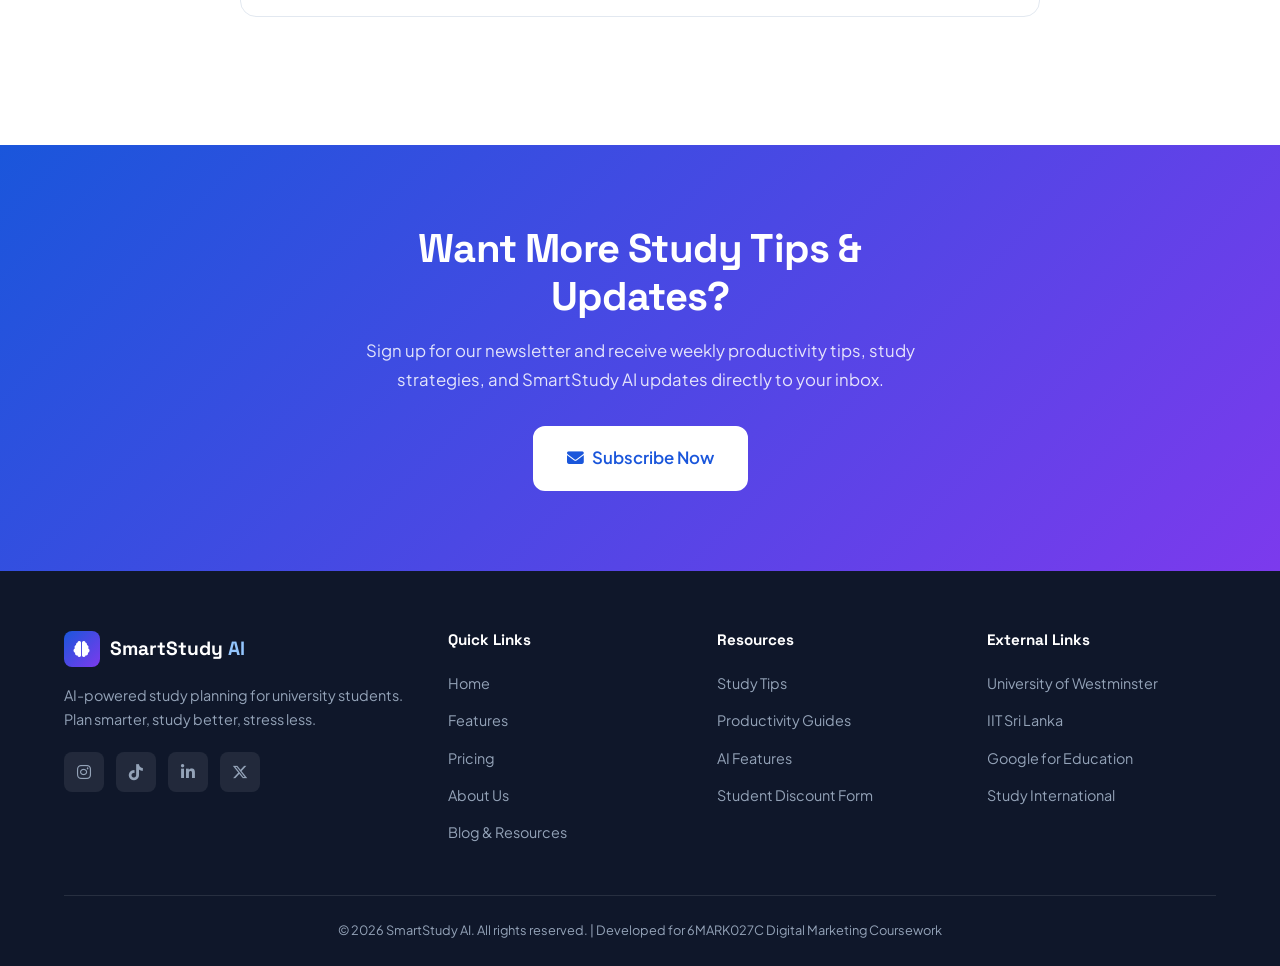
<file: blog.html>
<!DOCTYPE html>
<html lang="en">
<head>
    <meta charset="UTF-8">
    <meta name="viewport" content="width=device-width, initial-scale=1.0">
    <meta name="description" content="SmartStudy AI blog - study tips, productivity guides, and AI insights for university students. Learn how to manage deadlines, reduce exam stress, and study effectively.">
    <meta name="keywords" content="study tips for university students, student productivity guide, AI study tools, exam revision tips, time management for students, how to avoid procrastination">
    <meta name="author" content="SmartStudy AI">
    <meta name="robots" content="index, follow">
    <title>Blog & Resources | SmartStudy AI - Study Tips & Productivity</title>

    <!-- Google tag (gtag.js) -->
    <script async src="https://www.googletagmanager.com/gtag/js?id=G-XEYS6S5KPQ"></script>
    <script>
      window.dataLayer = window.dataLayer || [];
      function gtag(){dataLayer.push(arguments);}
      gtag('js', new Date());
      gtag('config', 'G-XEYS6S5KPQ');
    </script>

    <link rel="preconnect" href="https://fonts.googleapis.com">
    <link rel="preconnect" href="https://fonts.gstatic.com" crossorigin>
    <link href="https://fonts.googleapis.com/css2?family=Plus+Jakarta+Sans:wght@300;400;500;600;700;800&family=Space+Grotesk:wght@400;500;600;700&display=swap" rel="stylesheet">
    <link rel="stylesheet" href="https://cdnjs.cloudflare.com/ajax/libs/font-awesome/6.5.1/css/all.min.css">
    <link rel="stylesheet" href="styles.css">
</head>
<body>
    <!-- Navigation -->
    <nav class="navbar" id="navbar">
        <div class="nav-container">
            <a href="index.html" class="nav-logo">
                <div class="logo-icon"><i class="fas fa-brain"></i></div>
                <span>SmartStudy <span class="logo-ai">AI</span></span>
            </a>
            <ul class="nav-links" id="navLinks">
                <li><a href="index.html">Home</a></li>
                <li><a href="features.html">Features</a></li>
                <li><a href="pricing.html">Pricing</a></li>
                <li><a href="about.html">About Us</a></li>
                <li><a href="blog.html" class="active">Blog</a></li>
            </ul>
            <div class="nav-actions">
                <a href="pricing.html" class="btn btn-primary btn-nav">Get Student Discount</a>
                <button class="mobile-toggle" id="mobileToggle" aria-label="Toggle menu">
                    <span></span><span></span><span></span>
                </button>
            </div>
        </div>
    </nav>

    <!-- Page Header -->
    <section class="page-header">
        <div class="hero-bg-shapes">
            <div class="shape shape-1"></div>
            <div class="shape shape-2"></div>
        </div>
        <div class="container">
            <span class="section-badge">Blog & Resources</span>
            <h1>Study Tips & <span class="gradient-text">Productivity Insights</span></h1>
            <p>Expert advice, productivity strategies, and AI insights to help university students study smarter, manage time effectively, and achieve academic success.</p>
        </div>
    </section>

    <!-- Blog Posts -->
    <section class="blog-section">
        <div class="container">
            <!-- Featured Post -->
            <article class="blog-post featured-post" id="post-1">
                <div class="blog-post-content">
                    <div class="blog-meta">
                        <span class="blog-category">Study Tips</span>
                        <span class="blog-date"><i class="fas fa-calendar-alt"></i> February 15, 2026</span>
                        <span class="blog-read"><i class="fas fa-clock"></i> 5 min read</span>
                    </div>
                    <h2>5 Time Management Tips Every University Student Needs in 2026</h2>
                    <p>Time management is one of the most critical skills for university students, yet it remains one of the most difficult to master. With multiple modules, overlapping deadlines, social commitments, and part-time jobs, students often find themselves overwhelmed and resorting to last-minute cramming sessions. Here are five proven strategies that can transform how you manage your academic workload.</p>

                    <h3>1. Use the Eisenhower Matrix to Prioritise Tasks</h3>
                    <p>Not all tasks are equally important. The <a href="https://www.eisenhower.me/eisenhower-matrix/" target="_blank" rel="noopener noreferrer">Eisenhower Matrix</a> helps you categorise tasks into four quadrants: urgent and important, important but not urgent, urgent but not important, and neither urgent nor important. By applying this framework, you can focus on what truly matters — such as upcoming coursework deadlines — rather than getting distracted by less critical activities. Most students spend too much time on urgent but unimportant tasks, such as responding to every notification immediately.</p>

                    <h3>2. Break Large Assignments into Smaller Milestones</h3>
                    <p>A 3,000-word essay feels daunting when viewed as a single task. Instead, break it into manageable milestones: research (Day 1–2), outline (Day 3), first draft (Day 4–6), editing (Day 7). This approach reduces procrastination by making each step achievable and creating a sense of progress. SmartStudy AI's <a href="features.html">AI timetable generator</a> does this automatically — analysing your deadlines and breaking them into daily study goals that fit your schedule.</p>

                    <h3>3. Apply the Pomodoro Technique for Deep Focus</h3>
                    <p>The Pomodoro Technique involves studying in focused 25-minute intervals followed by 5-minute breaks. After four intervals, take a longer 15–30 minute break. This method prevents burnout and maintains concentration throughout extended study sessions. Research from the <a href="https://www.apa.org" target="_blank" rel="noopener noreferrer">American Psychological Association</a> suggests that brief diversions from a task can dramatically improve focus and sustained attention.</p>

                    <h3>4. Schedule Fixed Study Blocks in Your Calendar</h3>
                    <p>Treat study time like a lecture — schedule it in your calendar and commit to it. Students who designate specific study blocks each week are far more consistent than those who study whenever they feel like it. SmartStudy AI helps with this by generating personalised study timetables that account for your existing lecture schedule, preferred study hours, and upcoming deadlines. Explore how our <a href="features.html">smart deadline tracking</a> feature keeps you accountable throughout each semester.</p>

                    <h3>5. Review and Adjust Weekly</h3>
                    <p>No plan survives unchanged for an entire semester. Set aside 15 minutes every Sunday to review what you accomplished, what fell behind, and what needs priority next week. This weekly review habit ensures your study plan stays aligned with reality. With SmartStudy AI's <a href="features.html">performance analytics</a>, you can see exactly where your time went and receive AI-generated suggestions for the following week.</p>

                    <div class="blog-cta">
                        <p><strong>Ready to automate your study planning?</strong> SmartStudy AI creates personalised study schedules, tracks your deadlines, and helps you stay productive throughout each semester.</p>
                        <a href="pricing.html" class="btn btn-primary">Get Your Student Discount <i class="fas fa-arrow-right"></i></a>
                    </div>
                </div>
            </article>

            <!-- Post 2 -->
            <article class="blog-post" id="post-2">
                <div class="blog-post-content">
                    <div class="blog-meta">
                        <span class="blog-category">AI & Education</span>
                        <span class="blog-date"><i class="fas fa-calendar-alt"></i> February 8, 2026</span>
                        <span class="blog-read"><i class="fas fa-clock"></i> 4 min read</span>
                    </div>
                    <h2>How Artificial Intelligence Is Changing the Way University Students Study</h2>
                    <p>Artificial intelligence is no longer a futuristic concept — it is actively reshaping how students learn, revise, and prepare for examinations. From adaptive learning platforms to intelligent study planners, AI tools are helping students personalise their academic experience in ways that were previously impossible.</p>

                    <h3>Personalised Learning at Scale</h3>
                    <p>Traditional study methods treat every student the same way, regardless of their strengths, weaknesses, or learning speed. AI changes this by analysing individual performance data and creating customised learning paths. For example, SmartStudy AI's <a href="features.html">adaptive revision system</a> identifies knowledge gaps and allocates more revision time to weaker subjects, ensuring that study effort is directed where it has the greatest impact.</p>

                    <h3>Intelligent Time Management</h3>
                    <p>One of the most practical applications of AI in education is automated timetable generation. Instead of manually planning study sessions, students can input their deadlines and let AI create an optimised schedule. The algorithm considers deadline proximity, task difficulty, preferred study hours, and even break patterns to produce a balanced, achievable study plan. This is exactly what SmartStudy AI's <a href="features.html">timetable generator</a> is designed to deliver.</p>

                    <h3>Data-Driven Study Insights</h3>
                    <p>AI-powered analytics provide students with measurable insights into their study habits. Rather than guessing whether a study session was productive, students can track actual hours studied, task completion rates, and progress across modules. These insights enable continuous improvement and help students understand which study strategies work best for them. Learn more about how <a href="features.html">performance analytics</a> can transform your study routine.</p>

                    <h3>The Future of AI in Student Productivity</h3>
                    <p>As AI technology continues to advance, we can expect even more sophisticated tools that anticipate student needs, predict academic performance, and suggest proactive interventions before problems arise. The key is adopting these tools now and building effective study habits that leverage technology for long-term academic success.</p>

                    <div class="blog-cta">
                        <p><strong>Experience AI-powered studying today.</strong> SmartStudy AI brings intelligent planning, adaptive revision, and real-time analytics together in one student-friendly platform.</p>
                        <a href="pricing.html" class="btn btn-primary">Try SmartStudy AI Free <i class="fas fa-arrow-right"></i></a>
                    </div>
                </div>
            </article>

            <!-- Post 3 -->
            <article class="blog-post" id="post-3">
                <div class="blog-post-content">
                    <div class="blog-meta">
                        <span class="blog-category">Productivity</span>
                        <span class="blog-date"><i class="fas fa-calendar-alt"></i> January 28, 2026</span>
                        <span class="blog-read"><i class="fas fa-clock"></i> 4 min read</span>
                    </div>
                    <h2>Why a Smart Study Planner Beats a Traditional To-Do List</h2>
                    <p>Many students rely on simple to-do lists to manage their academic workload. While to-do lists provide a basic overview of pending tasks, they lack the intelligence, prioritisation, and adaptability that modern students need to succeed in competitive university environments.</p>

                    <h3>The Limitations of To-Do Lists</h3>
                    <p>To-do lists are static. They show what needs to be done but do not tell you when to do it, how long it will take, or which tasks should take priority. A list with 15 items feels equally overwhelming regardless of actual urgency. Students often check off easy, low-priority tasks to feel productive while ignoring the difficult assignments that actually matter. This creates a false sense of progress that can lead to missed deadlines and last-minute panic.</p>

                    <h3>What a Smart Study Planner Offers Instead</h3>
                    <p>An AI-powered study planner like <a href="index.html">SmartStudy AI</a> goes far beyond listing tasks. It analyses deadline dates, estimates workload, considers your available study hours, and automatically generates a structured timetable. If priorities change — say, a new assignment is added or an exam date shifts — the AI <a href="features.html">adapts your schedule</a> in real time without requiring manual reorganisation.</p>

                    <h3>Accountability and Progress Tracking</h3>
                    <p>To-do lists do not track how long you spent on a task or whether your study session was effective. SmartStudy AI's <a href="features.html">analytics dashboard</a> monitors study hours, completion rates, and productivity scores, giving you measurable evidence of your progress. This data-driven approach helps identify patterns — such as which days you are most productive or which subjects need more attention — and continuously optimises your study strategy.</p>

                    <h3>Making the Switch</h3>
                    <p>Transitioning from a to-do list to an intelligent study planner requires minimal effort but delivers significant results. Students who use structured planning tools report lower stress levels, better time management, and improved academic performance. The combination of AI scheduling, deadline tracking, and performance analytics creates a comprehensive study management system that a simple list can never match.</p>

                    <div class="blog-cta">
                        <p><strong>Ready to upgrade from your to-do list?</strong> SmartStudy AI provides everything you need to plan, track, and optimise your study routine — powered by artificial intelligence.</p>
                        <a href="pricing.html" class="btn btn-primary">Get Started for Free <i class="fas fa-arrow-right"></i></a>
                    </div>
                </div>
            </article>
        </div>
    </section>

    <!-- Newsletter CTA -->
    <section class="cta-section">
        <div class="container">
            <div class="cta-content">
                <h2>Want More Study Tips & Updates?</h2>
                <p>Sign up for our newsletter and receive weekly productivity tips, study strategies, and SmartStudy AI updates directly to your inbox.</p>
                <a href="https://docs.google.com/forms/d/e/1FAIpQLSeUx6jCfvq1hxjlofkvSLbn2C_xbASTRZafX1INeWL7WAZf3w/viewform" target="_blank" rel="noopener noreferrer" class="btn btn-white btn-large">
                    <i class="fas fa-envelope"></i>
                    Subscribe Now
                </a>
            </div>
        </div>
    </section>

    <!-- Footer -->
    <footer class="footer">
        <div class="container">
            <div class="footer-grid">
                <div class="footer-brand">
                    <a href="index.html" class="footer-logo">
                        <div class="logo-icon"><i class="fas fa-brain"></i></div>
                        <span>SmartStudy <span class="logo-ai">AI</span></span>
                    </a>
                    <p>AI-powered study planning for university students. Plan smarter, study better, stress less.</p>
                    <div class="social-links">
                        <a href="https://instagram.com" target="_blank" rel="noopener noreferrer" aria-label="Instagram"><i class="fab fa-instagram"></i></a>
                        <a href="https://tiktok.com" target="_blank" rel="noopener noreferrer" aria-label="TikTok"><i class="fab fa-tiktok"></i></a>
                        <a href="https://linkedin.com" target="_blank" rel="noopener noreferrer" aria-label="LinkedIn"><i class="fab fa-linkedin-in"></i></a>
                        <a href="https://twitter.com" target="_blank" rel="noopener noreferrer" aria-label="Twitter"><i class="fab fa-x-twitter"></i></a>
                    </div>
                </div>
                <div class="footer-links">
                    <h4>Quick Links</h4>
                    <ul>
                        <li><a href="index.html">Home</a></li>
                        <li><a href="features.html">Features</a></li>
                        <li><a href="pricing.html">Pricing</a></li>
                        <li><a href="about.html">About Us</a></li>
                        <li><a href="blog.html">Blog & Resources</a></li>
                    </ul>
                </div>
                <div class="footer-links">
                    <h4>Resources</h4>
                    <ul>
                        <li><a href="blog.html">Study Tips</a></li>
                        <li><a href="blog.html">Productivity Guides</a></li>
                        <li><a href="features.html">AI Features</a></li>
                        <li><a href="https://docs.google.com/forms/d/e/1FAIpQLSeUx6jCfvq1hxjlofkvSLbn2C_xbASTRZafX1INeWL7WAZf3w/viewform" target="_blank" rel="noopener noreferrer">Student Discount Form</a></li>
                    </ul>
                </div>
                <div class="footer-links">
                    <h4>External Links</h4>
                    <ul>
                        <li><a href="https://www.westminster.ac.uk" target="_blank" rel="noopener noreferrer">University of Westminster</a></li>
                        <li><a href="https://www.iit.ac.lk" target="_blank" rel="noopener noreferrer">IIT Sri Lanka</a></li>
                        <li><a href="https://edu.google.com" target="_blank" rel="noopener noreferrer">Google for Education</a></li>
                        <li><a href="https://www.studyinternational.com" target="_blank" rel="noopener noreferrer">Study International</a></li>
                    </ul>
                </div>
            </div>
            <div class="footer-bottom">
                <p>&copy; 2026 SmartStudy AI. All rights reserved. | Developed for 6MARK027C Digital Marketing Coursework</p>
            </div>
        </div>
    </footer>

   <script src="script.js"></script>

<!-- Page Updated Info Button -->
<div class="update-info-container">
    <button id="updateInfoBtn" class="update-info-btn">
        <i class="fas fa-info"></i>
    </button>
</div>

<!-- Update Message -->
<div id="updateMessage" class="update-message">
    <i class="fas fa-info-circle"></i>
    <span>Page updated <span id="updateDate"></span></span>
</div>

<script>
const updateBtn = document.getElementById("updateInfoBtn");
const updateMessage = document.getElementById("updateMessage");

const date = new Date(document.lastModified);

const formattedDate = date.toLocaleDateString("en-US", {
  month: "short",
  day: "numeric",
  year: "numeric"
});

document.getElementById("updateDate").textContent = formattedDate;

updateBtn.onclick = function(){
    updateMessage.classList.toggle("show-update-message");
};
</script>

</body>
</html>
</file>
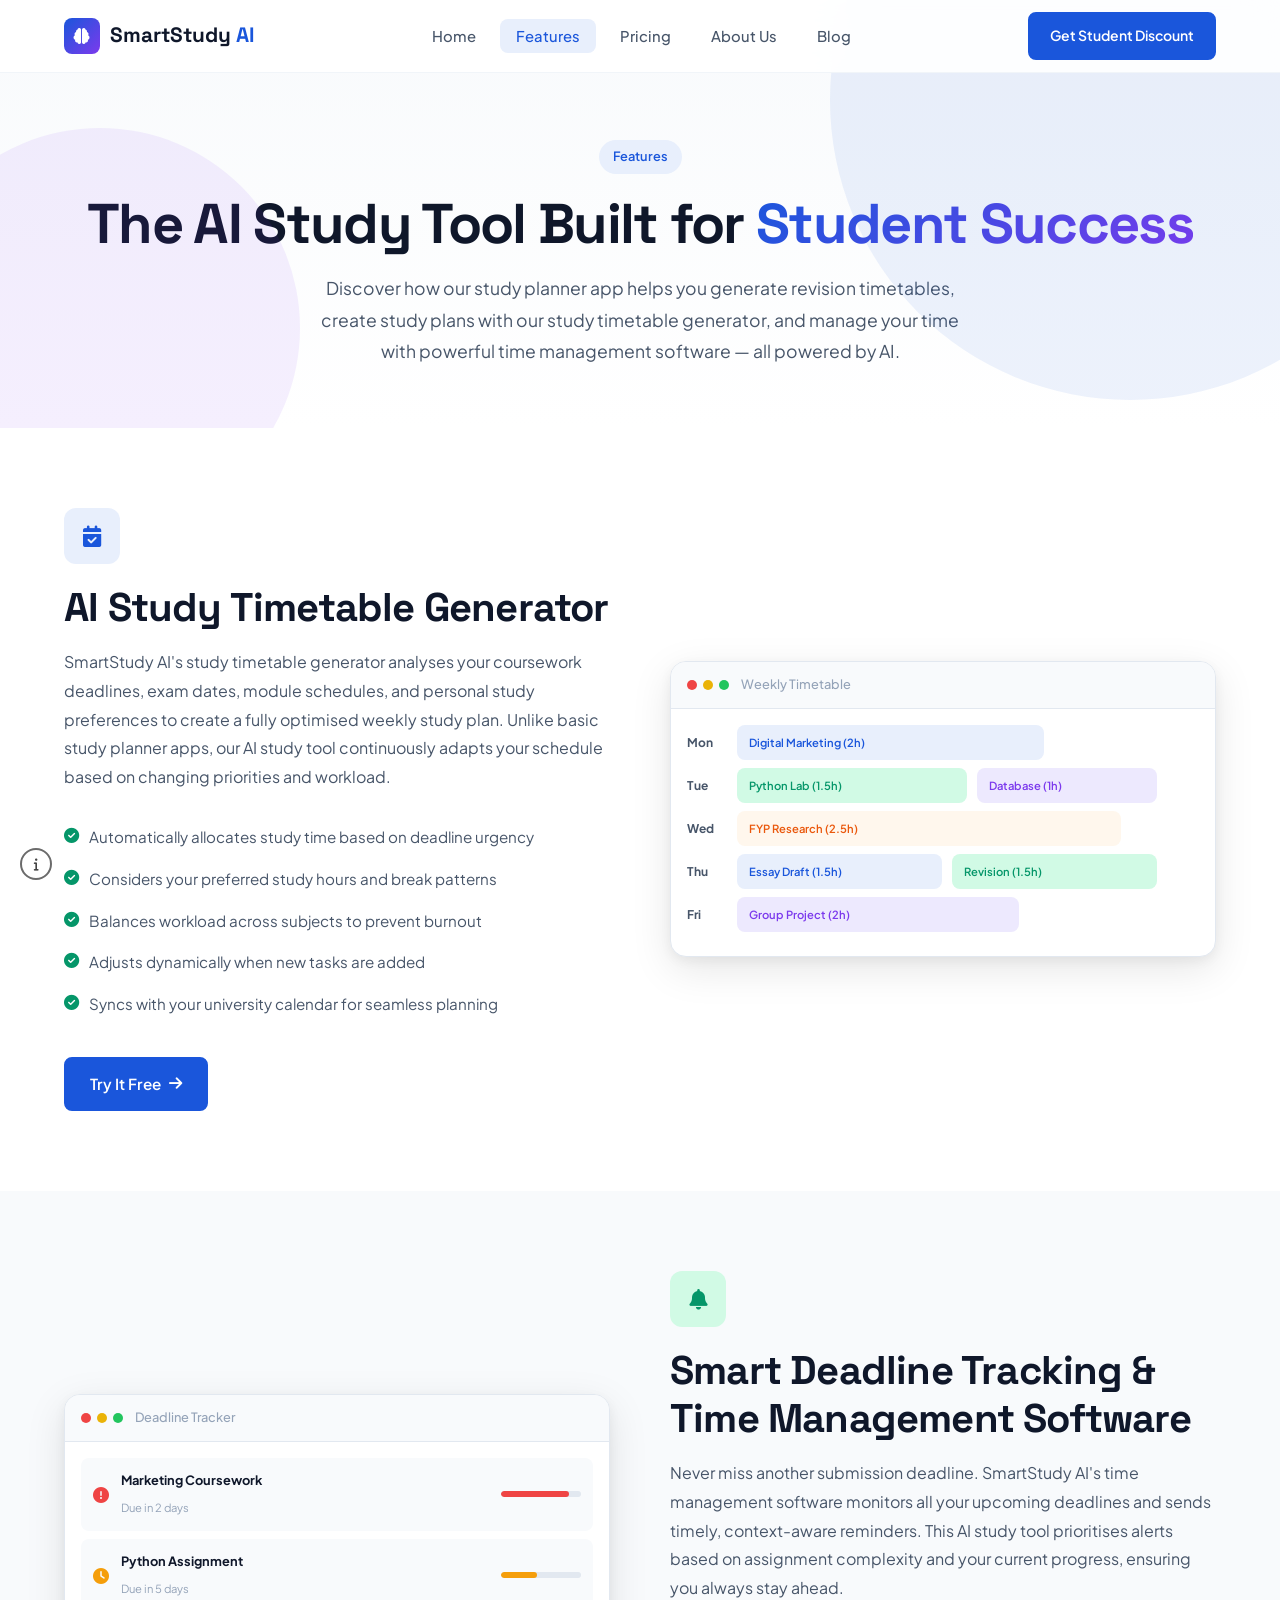
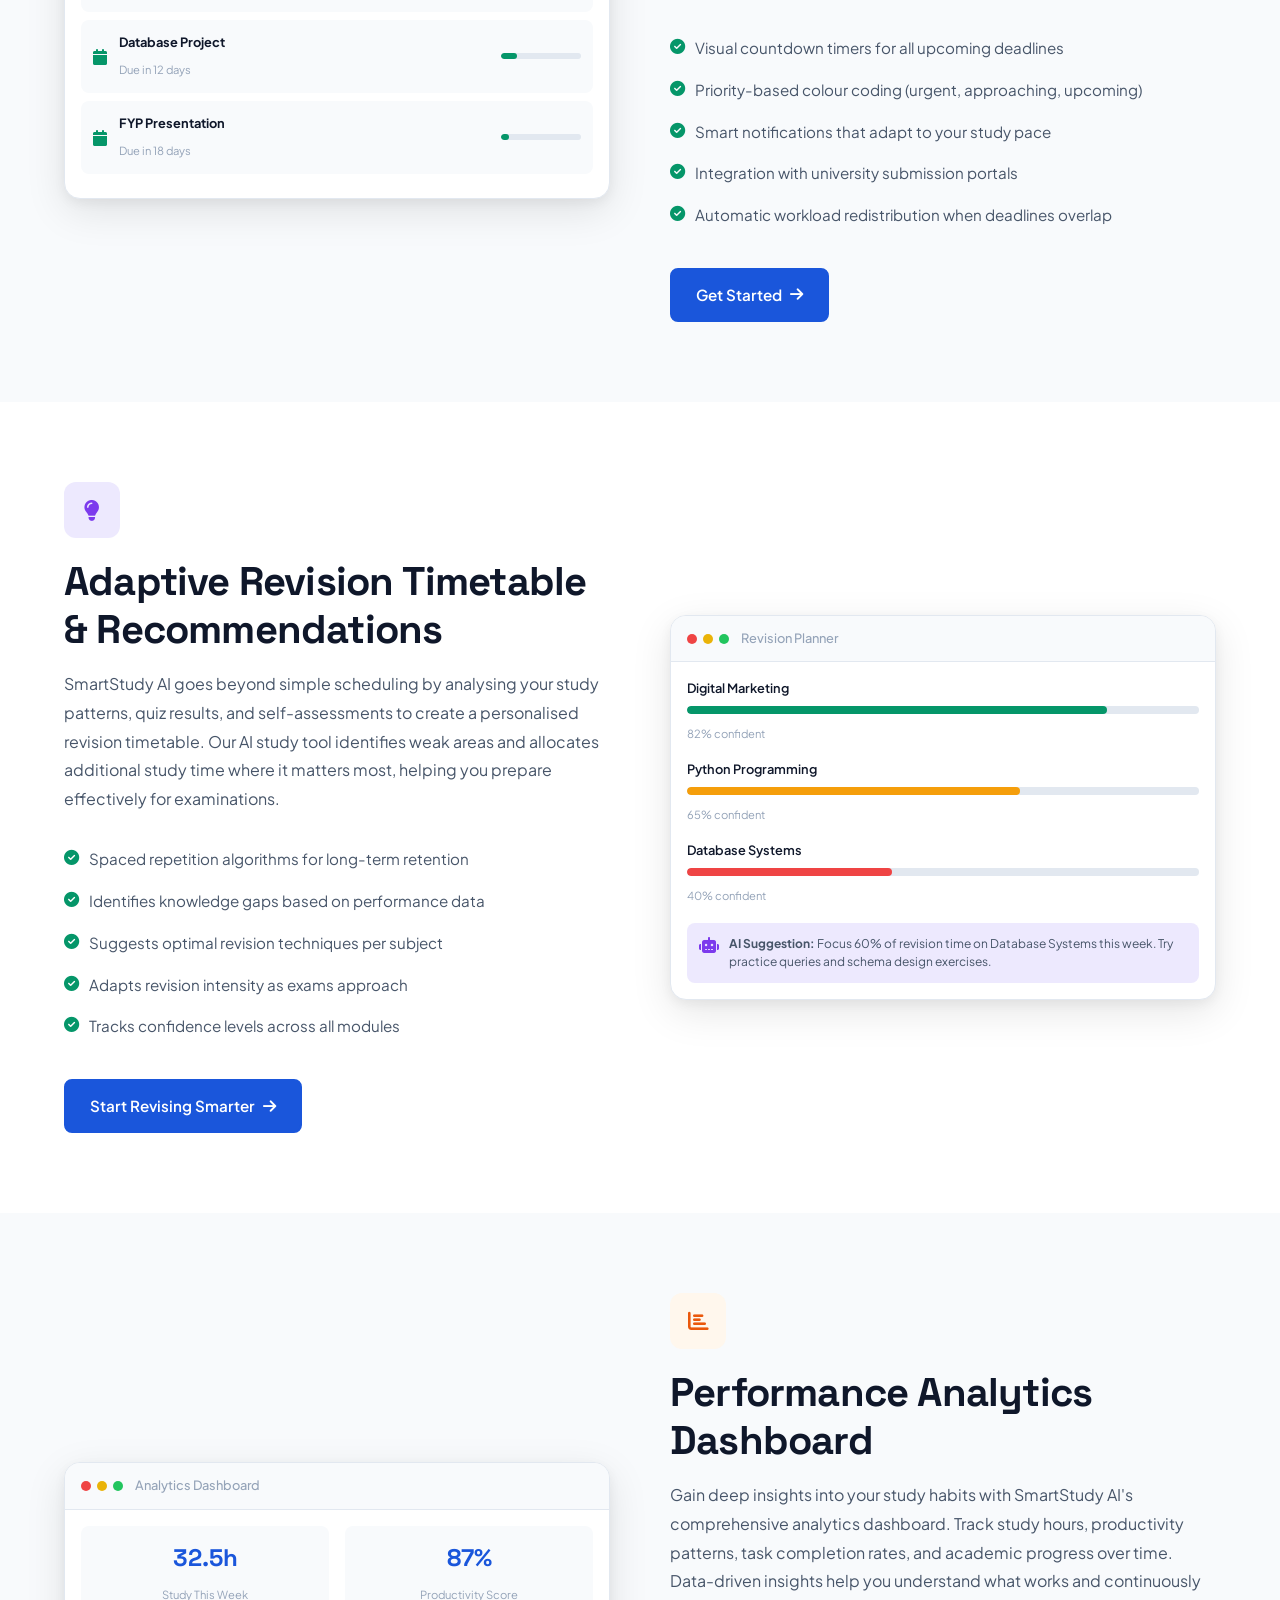
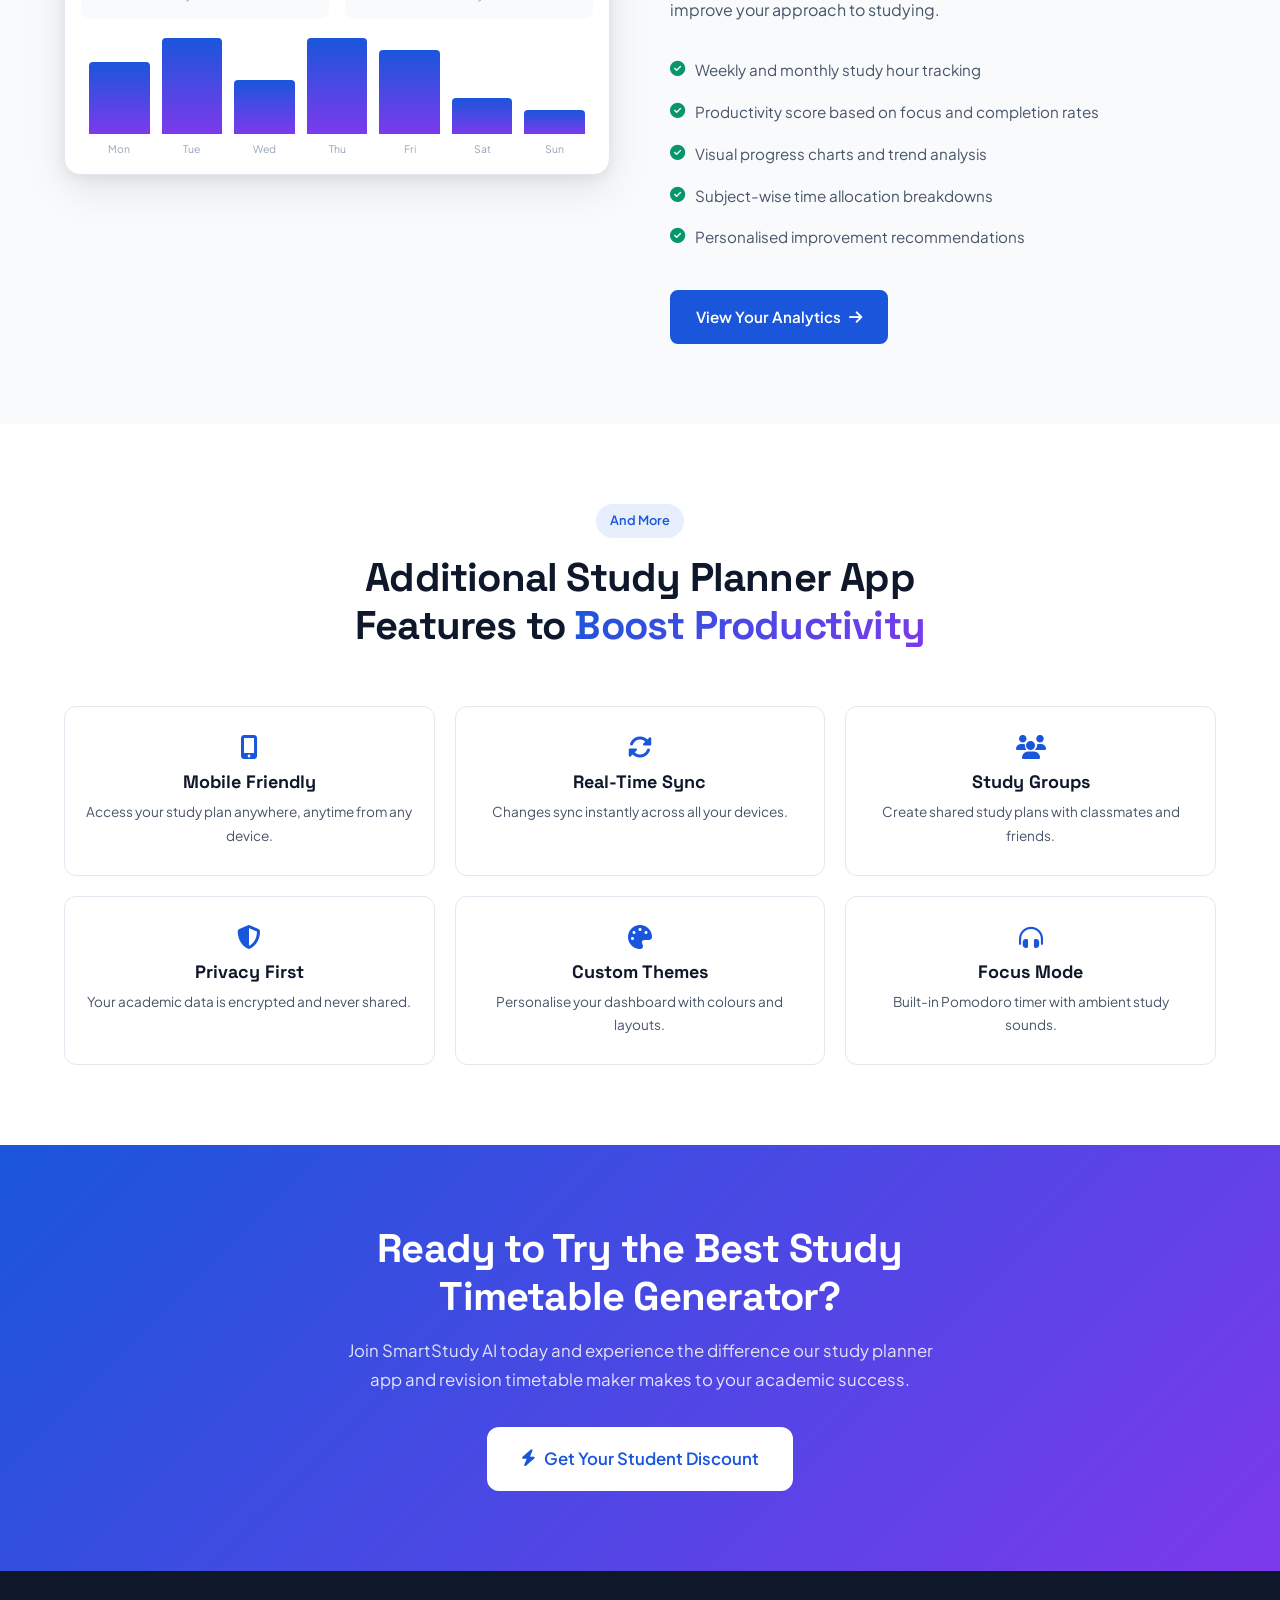
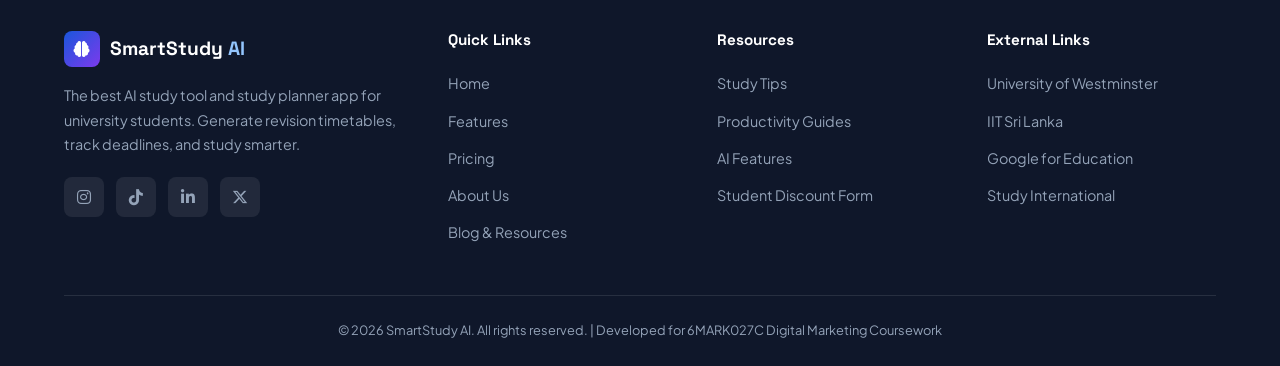
<file: features.html>
<!DOCTYPE html>
<html lang="en">
<head>
    <meta charset="UTF-8">
    <meta name="viewport" content="width=device-width, initial-scale=1.0">
    <meta name="description" content="Explore SmartStudy AI features — the best study planner app with an AI study timetable generator, revision timetable maker, smart deadline tracking, and time management software for university students.">
    <meta name="keywords" content="study planner app, ai study tool, study timetable generator, revision timetable, time management software, revision timetable maker, student deadline tracker, study analytics tool">
    <meta name="author" content="SmartStudy AI">
    <meta name="robots" content="index, follow">
    <title>Features | Study Timetable Generator & Revision Timetable Maker — SmartStudy AI</title>

    <!-- Google tag (gtag.js) -->
    <script async src="https://www.googletagmanager.com/gtag/js?id=G-XEYS6S5KPQ"></script>
    <script>
      window.dataLayer = window.dataLayer || [];
      function gtag(){dataLayer.push(arguments);}
      gtag('js', new Date());
      gtag('config', 'G-XEYS6S5KPQ');
    </script>

    <link rel="preconnect" href="https://fonts.googleapis.com">
    <link rel="preconnect" href="https://fonts.gstatic.com" crossorigin>
    <link href="https://fonts.googleapis.com/css2?family=Plus+Jakarta+Sans:wght@300;400;500;600;700;800&family=Space+Grotesk:wght@400;500;600;700&display=swap" rel="stylesheet">
    <link rel="stylesheet" href="https://cdnjs.cloudflare.com/ajax/libs/font-awesome/6.5.1/css/all.min.css">
    <link rel="stylesheet" href="styles.css">
</head>
<body>
    <!-- Navigation -->
    <nav class="navbar" id="navbar">
        <div class="nav-container">
            <a href="index.html" class="nav-logo">
                <div class="logo-icon"><i class="fas fa-brain"></i></div>
                <span>SmartStudy <span class="logo-ai">AI</span></span>
            </a>
            <ul class="nav-links" id="navLinks">
                <li><a href="index.html">Home</a></li>
                <li><a href="features.html" class="active">Features</a></li>
                <li><a href="pricing.html">Pricing</a></li>
                <li><a href="about.html">About Us</a></li>
                <li><a href="blog.html">Blog</a></li>
            </ul>
            <div class="nav-actions">
                <a href="pricing.html" class="btn btn-primary btn-nav">Get Student Discount</a>
                <button class="mobile-toggle" id="mobileToggle" aria-label="Toggle menu">
                    <span></span><span></span><span></span>
                </button>
            </div>
        </div>
    </nav>

    <!-- Page Header -->
    <section class="page-header">
        <div class="hero-bg-shapes">
            <div class="shape shape-1"></div>
            <div class="shape shape-2"></div>
        </div>
        <div class="container">
            <span class="section-badge">Features</span>
            <h1>The AI Study Tool Built for <span class="gradient-text">Student Success</span></h1>
            <p>Discover how our study planner app helps you generate revision timetables, create study plans with our study timetable generator, and manage your time with powerful time management software — all powered by AI.</p>
        </div>
    </section>

    <!-- Feature 1: AI Timetable -->
    <section class="feature-detail" id="timetable">
        <div class="container">
            <div class="feature-detail-grid">
                <div class="feature-detail-content">
                    <div class="feature-icon-large icon-blue">
                        <i class="fas fa-calendar-check"></i>
                    </div>
                    <h2>AI Study Timetable Generator</h2>
                    <p>SmartStudy AI's study timetable generator analyses your coursework deadlines, exam dates, module schedules, and personal study preferences to create a fully optimised weekly study plan. Unlike basic study planner apps, our AI study tool continuously adapts your schedule based on changing priorities and workload.</p>
                    <ul class="feature-list">
                        <li><i class="fas fa-check-circle"></i> Automatically allocates study time based on deadline urgency</li>
                        <li><i class="fas fa-check-circle"></i> Considers your preferred study hours and break patterns</li>
                        <li><i class="fas fa-check-circle"></i> Balances workload across subjects to prevent burnout</li>
                        <li><i class="fas fa-check-circle"></i> Adjusts dynamically when new tasks are added</li>
                        <li><i class="fas fa-check-circle"></i> Syncs with your university calendar for seamless planning</li>
                    </ul>
                    <a href="pricing.html" class="btn btn-primary">Try It Free <i class="fas fa-arrow-right"></i></a>
                </div>
                <div class="feature-detail-visual">
                    <div class="feature-mockup">
                        <div class="mockup-header">
                            <div class="preview-dots"><span></span><span></span><span></span></div>
                            <span>Weekly Timetable</span>
                        </div>
                        <div class="timetable-mockup">
                            <div class="timetable-row">
                                <div class="timetable-day">Mon</div>
                                <div class="timetable-block blue" style="width:60%">Digital Marketing (2h)</div>
                            </div>
                            <div class="timetable-row">
                                <div class="timetable-day">Tue</div>
                                <div class="timetable-block green" style="width:45%">Python Lab (1.5h)</div>
                                <div class="timetable-block purple" style="width:35%">Database (1h)</div>
                            </div>
                            <div class="timetable-row">
                                <div class="timetable-day">Wed</div>
                                <div class="timetable-block orange" style="width:75%">FYP Research (2.5h)</div>
                            </div>
                            <div class="timetable-row">
                                <div class="timetable-day">Thu</div>
                                <div class="timetable-block blue" style="width:40%">Essay Draft (1.5h)</div>
                                <div class="timetable-block green" style="width:40%">Revision (1.5h)</div>
                            </div>
                            <div class="timetable-row">
                                <div class="timetable-day">Fri</div>
                                <div class="timetable-block purple" style="width:55%">Group Project (2h)</div>
                            </div>
                        </div>
                    </div>
                </div>
            </div>
        </div>
    </section>

    <!-- Feature 2: Deadline Tracking -->
    <section class="feature-detail feature-alt" id="deadlines">
        <div class="container">
            <div class="feature-detail-grid reverse">
                <div class="feature-detail-content">
                    <div class="feature-icon-large icon-green">
                        <i class="fas fa-bell"></i>
                    </div>
                    <h2>Smart Deadline Tracking & Time Management Software</h2>
                    <p>Never miss another submission deadline. SmartStudy AI's time management software monitors all your upcoming deadlines and sends timely, context-aware reminders. This AI study tool prioritises alerts based on assignment complexity and your current progress, ensuring you always stay ahead.</p>
                    <ul class="feature-list">
                        <li><i class="fas fa-check-circle"></i> Visual countdown timers for all upcoming deadlines</li>
                        <li><i class="fas fa-check-circle"></i> Priority-based colour coding (urgent, approaching, upcoming)</li>
                        <li><i class="fas fa-check-circle"></i> Smart notifications that adapt to your study pace</li>
                        <li><i class="fas fa-check-circle"></i> Integration with university submission portals</li>
                        <li><i class="fas fa-check-circle"></i> Automatic workload redistribution when deadlines overlap</li>
                    </ul>
                    <a href="pricing.html" class="btn btn-primary">Get Started <i class="fas fa-arrow-right"></i></a>
                </div>
                <div class="feature-detail-visual">
                    <div class="feature-mockup">
                        <div class="mockup-header">
                            <div class="preview-dots"><span></span><span></span><span></span></div>
                            <span>Deadline Tracker</span>
                        </div>
                        <div class="deadline-mockup">
                            <div class="deadline-item urgent">
                                <div class="deadline-status"><i class="fas fa-exclamation-circle"></i></div>
                                <div class="deadline-info">
                                    <strong>Marketing Coursework</strong>
                                    <span>Due in 2 days</span>
                                </div>
                                <div class="deadline-progress"><div class="progress-bar" style="width:85%"></div></div>
                            </div>
                            <div class="deadline-item approaching">
                                <div class="deadline-status"><i class="fas fa-clock"></i></div>
                                <div class="deadline-info">
                                    <strong>Python Assignment</strong>
                                    <span>Due in 5 days</span>
                                </div>
                                <div class="deadline-progress"><div class="progress-bar" style="width:45%"></div></div>
                            </div>
                            <div class="deadline-item upcoming">
                                <div class="deadline-status"><i class="fas fa-calendar"></i></div>
                                <div class="deadline-info">
                                    <strong>Database Project</strong>
                                    <span>Due in 12 days</span>
                                </div>
                                <div class="deadline-progress"><div class="progress-bar" style="width:20%"></div></div>
                            </div>
                            <div class="deadline-item upcoming">
                                <div class="deadline-status"><i class="fas fa-calendar"></i></div>
                                <div class="deadline-info">
                                    <strong>FYP Presentation</strong>
                                    <span>Due in 18 days</span>
                                </div>
                                <div class="deadline-progress"><div class="progress-bar" style="width:10%"></div></div>
                            </div>
                        </div>
                    </div>
                </div>
            </div>
        </div>
    </section>

    <!-- Feature 3: Revision Plans -->
    <section class="feature-detail" id="revision">
        <div class="container">
            <div class="feature-detail-grid">
                <div class="feature-detail-content">
                    <div class="feature-icon-large icon-purple">
                        <i class="fas fa-lightbulb"></i>
                    </div>
                    <h2>Adaptive Revision Timetable & Recommendations</h2>
                    <p>SmartStudy AI goes beyond simple scheduling by analysing your study patterns, quiz results, and self-assessments to create a personalised revision timetable. Our AI study tool identifies weak areas and allocates additional study time where it matters most, helping you prepare effectively for examinations.</p>
                    <ul class="feature-list">
                        <li><i class="fas fa-check-circle"></i> Spaced repetition algorithms for long-term retention</li>
                        <li><i class="fas fa-check-circle"></i> Identifies knowledge gaps based on performance data</li>
                        <li><i class="fas fa-check-circle"></i> Suggests optimal revision techniques per subject</li>
                        <li><i class="fas fa-check-circle"></i> Adapts revision intensity as exams approach</li>
                        <li><i class="fas fa-check-circle"></i> Tracks confidence levels across all modules</li>
                    </ul>
                    <a href="pricing.html" class="btn btn-primary">Start Revising Smarter <i class="fas fa-arrow-right"></i></a>
                </div>
                <div class="feature-detail-visual">
                    <div class="feature-mockup">
                        <div class="mockup-header">
                            <div class="preview-dots"><span></span><span></span><span></span></div>
                            <span>Revision Planner</span>
                        </div>
                        <div class="revision-mockup">
                            <div class="revision-subject">
                                <div class="subject-name">Digital Marketing</div>
                                <div class="confidence-bar"><div class="confidence-fill high" style="width:82%"></div></div>
                                <span class="confidence-label">82% confident</span>
                            </div>
                            <div class="revision-subject">
                                <div class="subject-name">Python Programming</div>
                                <div class="confidence-bar"><div class="confidence-fill medium" style="width:65%"></div></div>
                                <span class="confidence-label">65% confident</span>
                            </div>
                            <div class="revision-subject">
                                <div class="subject-name">Database Systems</div>
                                <div class="confidence-bar"><div class="confidence-fill low" style="width:40%"></div></div>
                                <span class="confidence-label">40% confident</span>
                            </div>
                            <div class="ai-suggestion">
                                <i class="fas fa-robot"></i>
                                <p><strong>AI Suggestion:</strong> Focus 60% of revision time on Database Systems this week. Try practice queries and schema design exercises.</p>
                            </div>
                        </div>
                    </div>
                </div>
            </div>
        </div>
    </section>

    <!-- Feature 4: Analytics -->
    <section class="feature-detail feature-alt" id="analytics">
        <div class="container">
            <div class="feature-detail-grid reverse">
                <div class="feature-detail-content">
                    <div class="feature-icon-large icon-orange">
                        <i class="fas fa-chart-bar"></i>
                    </div>
                    <h2>Performance Analytics Dashboard</h2>
                    <p>Gain deep insights into your study habits with SmartStudy AI's comprehensive analytics dashboard. Track study hours, productivity patterns, task completion rates, and academic progress over time. Data-driven insights help you understand what works and continuously improve your approach to studying.</p>
                    <ul class="feature-list">
                        <li><i class="fas fa-check-circle"></i> Weekly and monthly study hour tracking</li>
                        <li><i class="fas fa-check-circle"></i> Productivity score based on focus and completion rates</li>
                        <li><i class="fas fa-check-circle"></i> Visual progress charts and trend analysis</li>
                        <li><i class="fas fa-check-circle"></i> Subject-wise time allocation breakdowns</li>
                        <li><i class="fas fa-check-circle"></i> Personalised improvement recommendations</li>
                    </ul>
                    <a href="pricing.html" class="btn btn-primary">View Your Analytics <i class="fas fa-arrow-right"></i></a>
                </div>
                <div class="feature-detail-visual">
                    <div class="feature-mockup">
                        <div class="mockup-header">
                            <div class="preview-dots"><span></span><span></span><span></span></div>
                            <span>Analytics Dashboard</span>
                        </div>
                        <div class="analytics-mockup">
                            <div class="analytics-stat-row">
                                <div class="analytics-stat">
                                    <span class="analytics-number">32.5h</span>
                                    <span class="analytics-label">Study This Week</span>
                                </div>
                                <div class="analytics-stat">
                                    <span class="analytics-number">87%</span>
                                    <span class="analytics-label">Productivity Score</span>
                                </div>
                            </div>
                            <div class="chart-mockup">
                                <div class="chart-bars">
                                    <div class="chart-bar-group">
                                        <div class="chart-bar" style="height:60%"></div>
                                        <span>Mon</span>
                                    </div>
                                    <div class="chart-bar-group">
                                        <div class="chart-bar" style="height:85%"></div>
                                        <span>Tue</span>
                                    </div>
                                    <div class="chart-bar-group">
                                        <div class="chart-bar" style="height:45%"></div>
                                        <span>Wed</span>
                                    </div>
                                    <div class="chart-bar-group">
                                        <div class="chart-bar" style="height:90%"></div>
                                        <span>Thu</span>
                                    </div>
                                    <div class="chart-bar-group">
                                        <div class="chart-bar" style="height:70%"></div>
                                        <span>Fri</span>
                                    </div>
                                    <div class="chart-bar-group">
                                        <div class="chart-bar" style="height:30%"></div>
                                        <span>Sat</span>
                                    </div>
                                    <div class="chart-bar-group">
                                        <div class="chart-bar" style="height:20%"></div>
                                        <span>Sun</span>
                                    </div>
                                </div>
                            </div>
                        </div>
                    </div>
                </div>
            </div>
        </div>
    </section>

    <!-- Additional Features -->
    <section class="additional-features">
        <div class="container">
            <div class="section-header">
                <span class="section-badge">And More</span>
                <h2>Additional Study Planner App Features to <span class="gradient-text">Boost Productivity</span></h2>
            </div>
            <div class="additional-grid">
                <div class="additional-card">
                    <i class="fas fa-mobile-alt"></i>
                    <h4>Mobile Friendly</h4>
                    <p>Access your study plan anywhere, anytime from any device.</p>
                </div>
                <div class="additional-card">
                    <i class="fas fa-sync-alt"></i>
                    <h4>Real-Time Sync</h4>
                    <p>Changes sync instantly across all your devices.</p>
                </div>
                <div class="additional-card">
                    <i class="fas fa-users"></i>
                    <h4>Study Groups</h4>
                    <p>Create shared study plans with classmates and friends.</p>
                </div>
                <div class="additional-card">
                    <i class="fas fa-shield-alt"></i>
                    <h4>Privacy First</h4>
                    <p>Your academic data is encrypted and never shared.</p>
                </div>
                <div class="additional-card">
                    <i class="fas fa-palette"></i>
                    <h4>Custom Themes</h4>
                    <p>Personalise your dashboard with colours and layouts.</p>
                </div>
                <div class="additional-card">
                    <i class="fas fa-headphones-alt"></i>
                    <h4>Focus Mode</h4>
                    <p>Built-in Pomodoro timer with ambient study sounds.</p>
                </div>
            </div>
        </div>
    </section>

    <!-- CTA -->
    <section class="cta-section">
        <div class="container">
            <div class="cta-content">
                <h2>Ready to Try the Best Study Timetable Generator?</h2>
                <p>Join SmartStudy AI today and experience the difference our study planner app and revision timetable maker makes to your academic success.</p>
                <a href="pricing.html" class="btn btn-white btn-large">
                    <i class="fas fa-bolt"></i>
                    Get Your Student Discount
                </a>
            </div>
        </div>
    </section>

    <!-- Footer -->
    <footer class="footer">
        <div class="container">
            <div class="footer-grid">
                <div class="footer-brand">
                    <a href="index.html" class="footer-logo">
                        <div class="logo-icon"><i class="fas fa-brain"></i></div>
                        <span>SmartStudy <span class="logo-ai">AI</span></span>
                    </a>
                    <p>The best AI study tool and study planner app for university students. Generate revision timetables, track deadlines, and study smarter.</p>
                    <div class="social-links">
                        <a href="https://instagram.com" target="_blank" rel="noopener noreferrer" aria-label="Instagram"><i class="fab fa-instagram"></i></a>
                        <a href="https://tiktok.com" target="_blank" rel="noopener noreferrer" aria-label="TikTok"><i class="fab fa-tiktok"></i></a>
                        <a href="https://linkedin.com" target="_blank" rel="noopener noreferrer" aria-label="LinkedIn"><i class="fab fa-linkedin-in"></i></a>
                        <a href="https://twitter.com" target="_blank" rel="noopener noreferrer" aria-label="Twitter"><i class="fab fa-x-twitter"></i></a>
                    </div>
                </div>
                <div class="footer-links">
                    <h4>Quick Links</h4>
                    <ul>
                        <li><a href="index.html">Home</a></li>
                        <li><a href="features.html">Features</a></li>
                        <li><a href="pricing.html">Pricing</a></li>
                        <li><a href="about.html">About Us</a></li>
                        <li><a href="blog.html">Blog & Resources</a></li>
                    </ul>
                </div>
                <div class="footer-links">
                    <h4>Resources</h4>
                    <ul>
                        <li><a href="blog.html">Study Tips</a></li>
                        <li><a href="blog.html">Productivity Guides</a></li>
                        <li><a href="features.html">AI Features</a></li>
                        <li><a href="https://docs.google.com/forms/d/e/1FAIpQLSeUx6jCfvq1hxjlofkvSLbn2C_xbASTRZafX1INeWL7WAZf3w/viewform" target="_blank" rel="noopener noreferrer">Student Discount Form</a></li>
                    </ul>
                </div>
                <div class="footer-links">
                    <h4>External Links</h4>
                    <ul>
                        <li><a href="https://www.westminster.ac.uk" target="_blank" rel="noopener noreferrer">University of Westminster</a></li>
                        <li><a href="https://www.iit.ac.lk" target="_blank" rel="noopener noreferrer">IIT Sri Lanka</a></li>
                        <li><a href="https://edu.google.com" target="_blank" rel="noopener noreferrer">Google for Education</a></li>
                        <li><a href="https://www.studyinternational.com" target="_blank" rel="noopener noreferrer">Study International</a></li>
                    </ul>
                </div>
            </div>
            <div class="footer-bottom">
                <p>&copy; 2026 SmartStudy AI. All rights reserved. | Developed for 6MARK027C Digital Marketing Coursework</p>
            </div>
        </div>
    </footer>

    <script src="script.js"></script>

<!-- Page Updated Info Button -->
<div class="update-info-container">
    <button id="updateInfoBtn" class="update-info-btn">
        <i class="fas fa-info"></i>
    </button>
</div>

<!-- Update Message -->
<div id="updateMessage" class="update-message">
    <i class="fas fa-info-circle"></i>
    <span>Page updated <span id="updateDate"></span></span>
</div>

<script>
const updateBtn = document.getElementById("updateInfoBtn");
const updateMessage = document.getElementById("updateMessage");

const date = new Date(document.lastModified);

const formattedDate = date.toLocaleDateString("en-US", {
  month: "short",
  day: "numeric",
  year: "numeric"
});

document.getElementById("updateDate").textContent = formattedDate;

updateBtn.onclick = function(){
    updateMessage.classList.toggle("show-update-message");
};
</script>

</body>
</html>
</file>
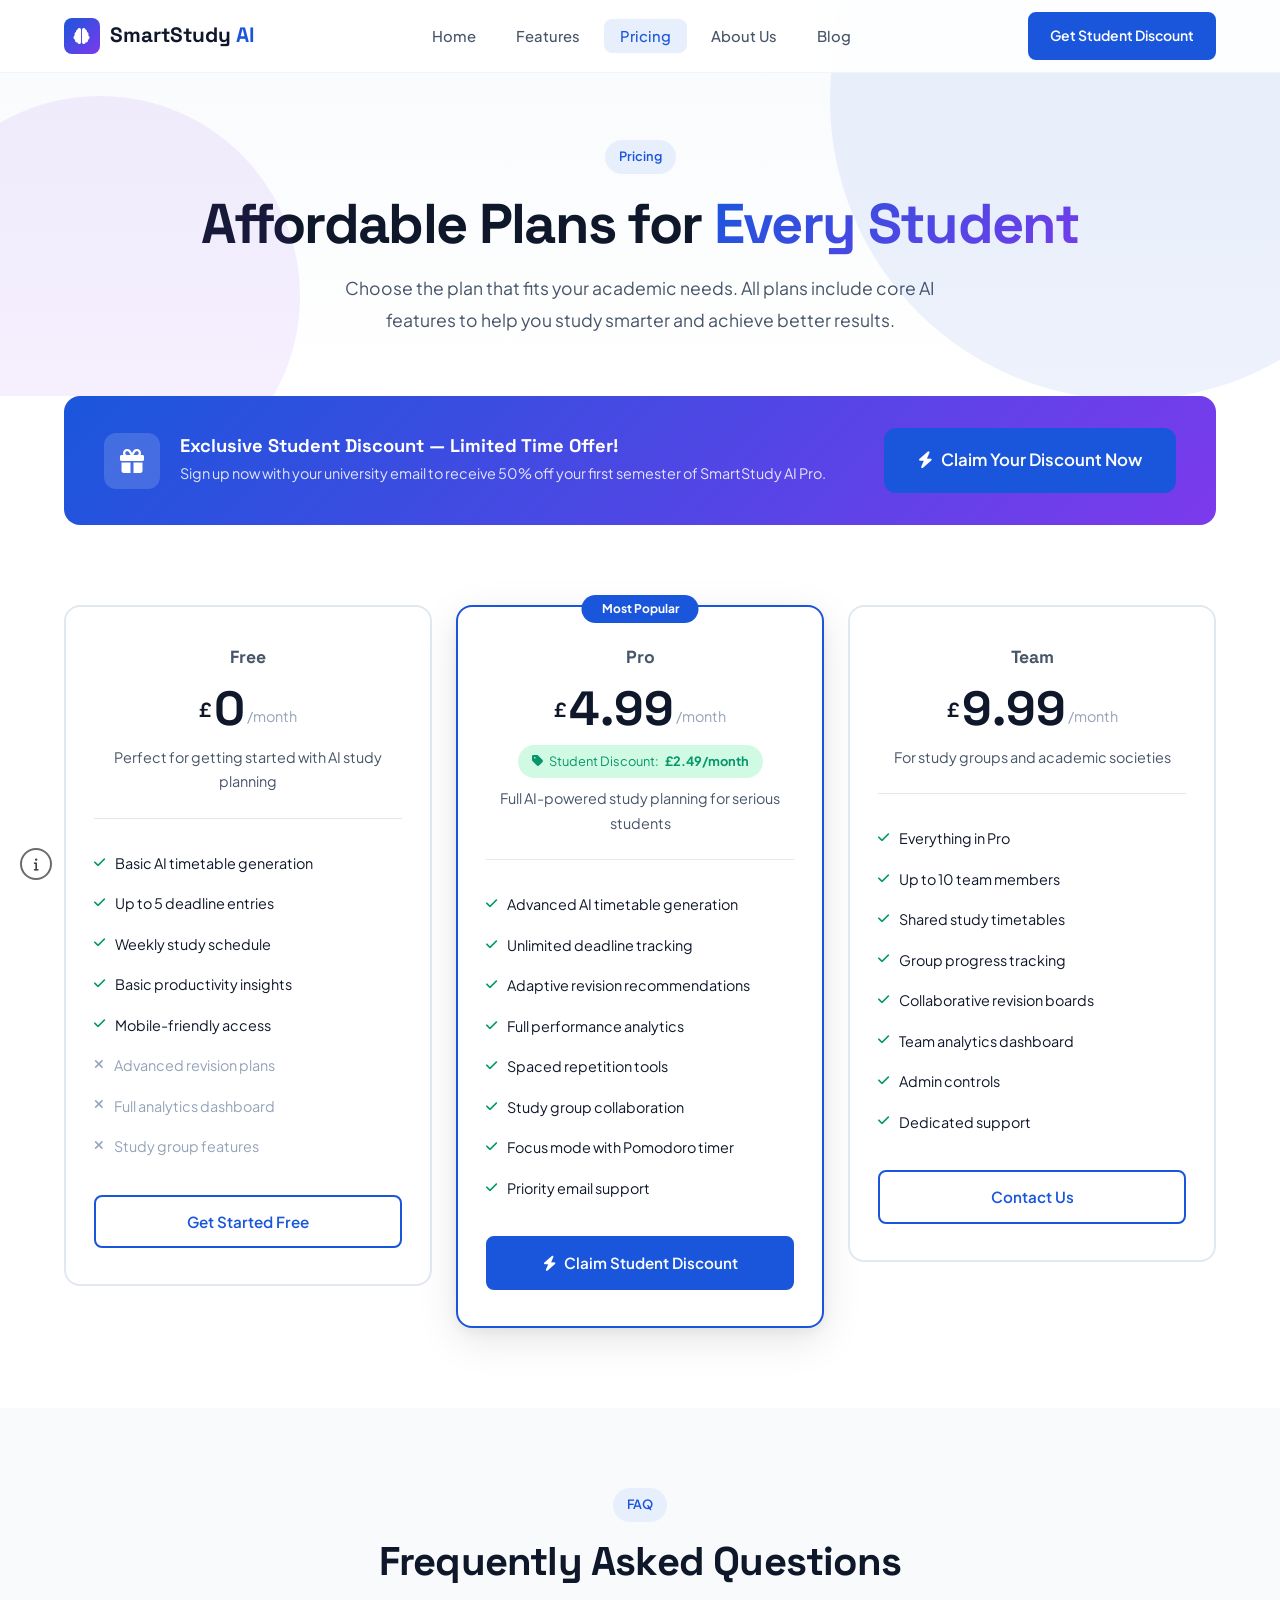
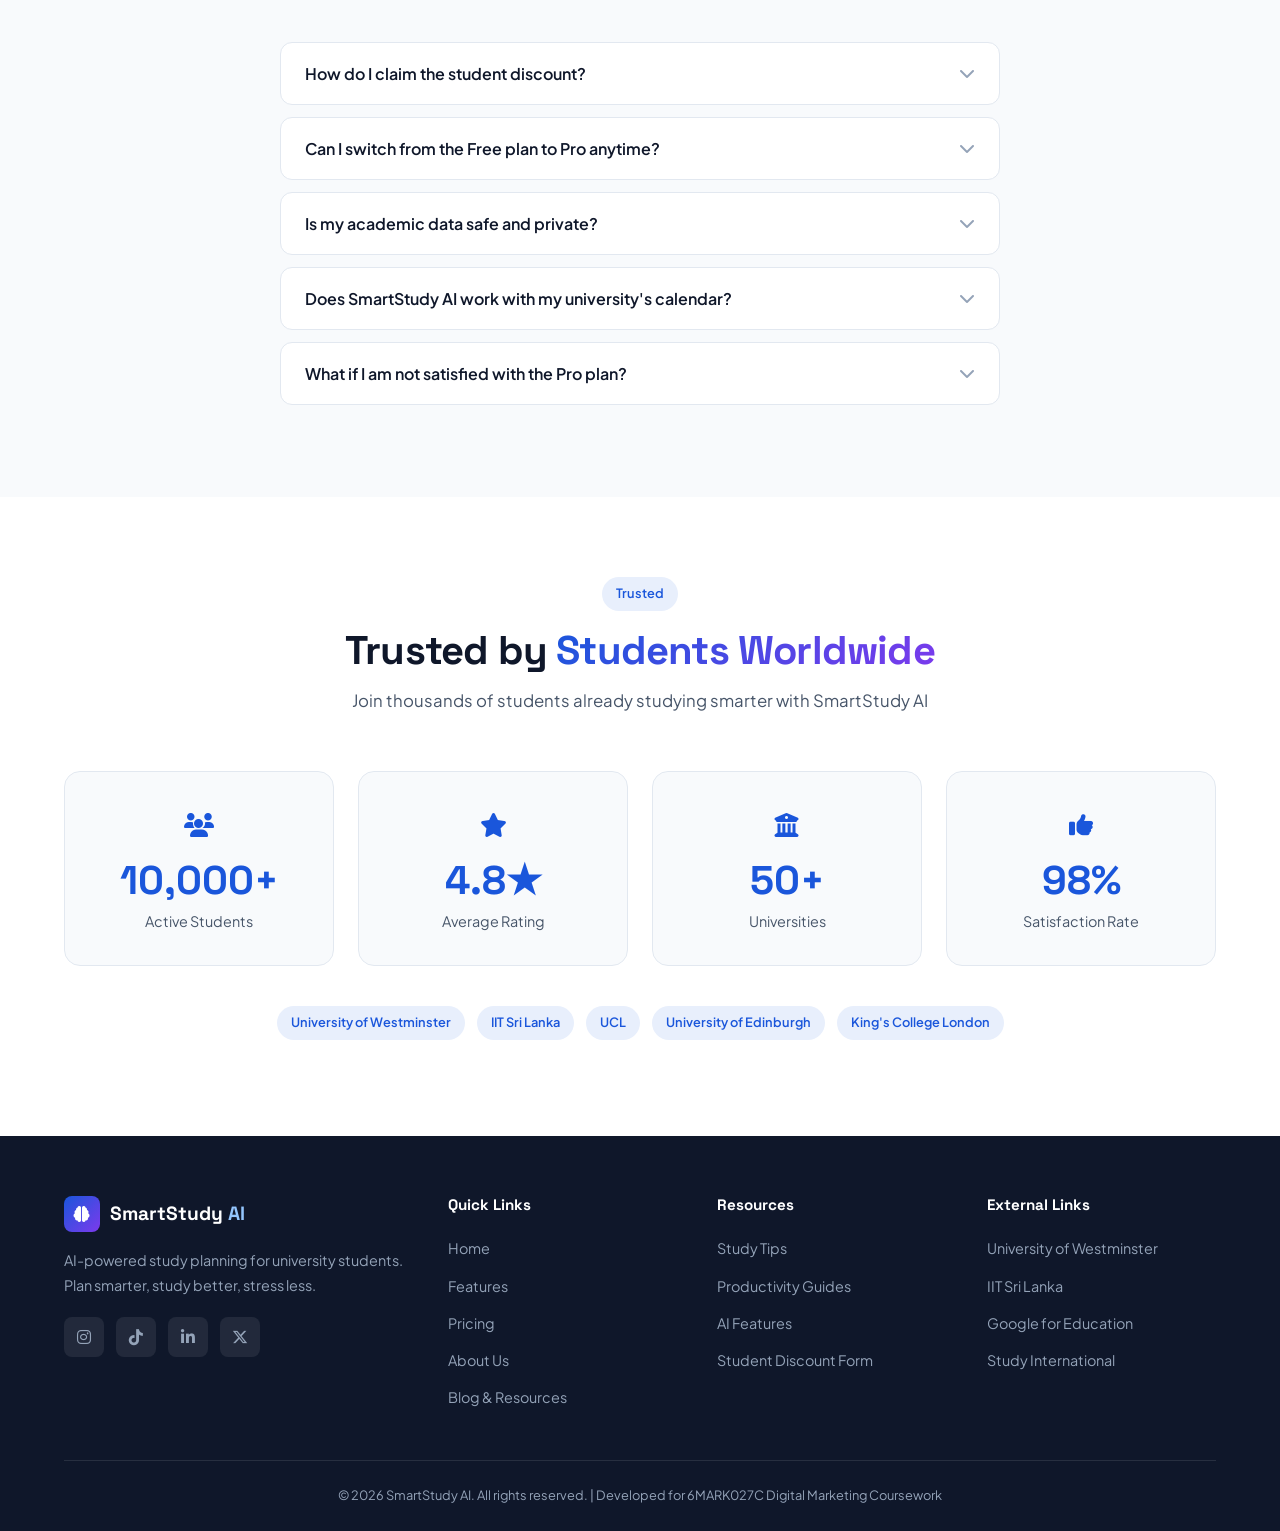
<file: pricing.html>
<!DOCTYPE html>
<html lang="en">
<head>
    <meta charset="UTF-8">
    <meta name="viewport" content="width=device-width, initial-scale=1.0">
    <meta name="description" content="SmartStudy AI pricing plans for university students. Get exclusive student discounts on AI-powered study planning tools. Free and Pro plans available.">
    <meta name="keywords" content="SmartStudy AI pricing, student discount study planner, affordable AI study tool, student productivity app pricing, free study planner">
    <meta name="author" content="SmartStudy AI">
    <meta name="robots" content="index, follow">
    <title>Pricing & Student Discount | SmartStudy AI</title>

    <!-- Google tag (gtag.js) -->
    <script async src="https://www.googletagmanager.com/gtag/js?id=G-XEYS6S5KPQ"></script>
    <script>
      window.dataLayer = window.dataLayer || [];
      function gtag(){dataLayer.push(arguments);}
      gtag('js', new Date());
      gtag('config', 'G-XEYS6S5KPQ');
    </script>

    <link rel="preconnect" href="https://fonts.googleapis.com">
    <link rel="preconnect" href="https://fonts.gstatic.com" crossorigin>
    <link href="https://fonts.googleapis.com/css2?family=Plus+Jakarta+Sans:wght@300;400;500;600;700;800&family=Space+Grotesk:wght@400;500;600;700&display=swap" rel="stylesheet">
    <link rel="stylesheet" href="https://cdnjs.cloudflare.com/ajax/libs/font-awesome/6.5.1/css/all.min.css">
    <link rel="stylesheet" href="styles.css">
</head>
<body>
    <!-- Navigation -->
    <nav class="navbar" id="navbar">
        <div class="nav-container">
            <a href="index.html" class="nav-logo">
                <div class="logo-icon"><i class="fas fa-brain"></i></div>
                <span>SmartStudy <span class="logo-ai">AI</span></span>
            </a>
            <ul class="nav-links" id="navLinks">
                <li><a href="index.html">Home</a></li>
                <li><a href="features.html">Features</a></li>
                <li><a href="pricing.html" class="active">Pricing</a></li>
                <li><a href="about.html">About Us</a></li>
                <li><a href="blog.html">Blog</a></li>
            </ul>
            <div class="nav-actions">
                <a href="pricing.html" class="btn btn-primary btn-nav">Get Student Discount</a>
                <button class="mobile-toggle" id="mobileToggle" aria-label="Toggle menu">
                    <span></span><span></span><span></span>
                </button>
            </div>
        </div>
    </nav>

    <!-- Page Header -->
    <section class="page-header">
        <div class="hero-bg-shapes">
            <div class="shape shape-1"></div>
            <div class="shape shape-2"></div>
        </div>
        <div class="container">
            <span class="section-badge">Pricing</span>
            <h1>Affordable Plans for <span class="gradient-text">Every Student</span></h1>
            <p>Choose the plan that fits your academic needs. All plans include core AI features to help you study smarter and achieve better results.</p>
        </div>
    </section>

    <!-- Google Form CTA - At the top as required -->
    <section class="form-cta-top">
        <div class="container">
            <div class="form-banner">
                <div class="form-banner-content">
                    <div class="form-banner-icon">
                        <i class="fas fa-gift"></i>
                    </div>
                    <div>
                        <h3>Exclusive Student Discount — Limited Time Offer!</h3>
                        <p>Sign up now with your university email to receive 50% off your first semester of SmartStudy AI Pro.</p>
                    </div>
                </div>
                <a href="https://docs.google.com/forms/d/e/1FAIpQLSeUx6jCfvq1hxjlofkvSLbn2C_xbASTRZafX1INeWL7WAZf3w/viewform" target="_blank" rel="noopener noreferrer" class="btn btn-primary btn-large">
                    <i class="fas fa-bolt"></i>
                    Claim Your Discount Now
                </a>
            </div>
        </div>
    </section>

    <!-- Pricing Plans -->
    <section class="pricing-section">
        <div class="container">
            <div class="pricing-grid">
                <!-- Free Plan -->
                <div class="pricing-card">
                    <div class="pricing-header">
                        <span class="plan-name">Free</span>
                        <div class="plan-price">
                            <span class="currency">&pound;</span>
                            <span class="amount">0</span>
                            <span class="period">/month</span>
                        </div>
                        <p class="plan-desc">Perfect for getting started with AI study planning</p>
                    </div>
                    <ul class="plan-features">
                        <li><i class="fas fa-check"></i> Basic AI timetable generation</li>
                        <li><i class="fas fa-check"></i> Up to 5 deadline entries</li>
                        <li><i class="fas fa-check"></i> Weekly study schedule</li>
                        <li><i class="fas fa-check"></i> Basic productivity insights</li>
                        <li><i class="fas fa-check"></i> Mobile-friendly access</li>
                        <li class="disabled"><i class="fas fa-times"></i> Advanced revision plans</li>
                        <li class="disabled"><i class="fas fa-times"></i> Full analytics dashboard</li>
                        <li class="disabled"><i class="fas fa-times"></i> Study group features</li>
                    </ul>
                    <a href="https://docs.google.com/forms/d/e/1FAIpQLSeUx6jCfvq1hxjlofkvSLbn2C_xbASTRZafX1INeWL7WAZf3w/viewform" target="_blank" rel="noopener noreferrer" class="btn btn-outline btn-block">
                        Get Started Free
                    </a>
                </div>

                <!-- Pro Plan - Featured -->
                <div class="pricing-card featured">
                    <div class="popular-badge">Most Popular</div>
                    <div class="pricing-header">
                        <span class="plan-name">Pro</span>
                        <div class="plan-price">
                            <span class="currency">&pound;</span>
                            <span class="amount">4.99</span>
                            <span class="period">/month</span>
                        </div>
                        <div class="discount-tag">
                            <i class="fas fa-tag"></i> Student Discount: <strong>&pound;2.49/month</strong>
                        </div>
                        <p class="plan-desc">Full AI-powered study planning for serious students</p>
                    </div>
                    <ul class="plan-features">
                        <li><i class="fas fa-check"></i> Advanced AI timetable generation</li>
                        <li><i class="fas fa-check"></i> Unlimited deadline tracking</li>
                        <li><i class="fas fa-check"></i> Adaptive revision recommendations</li>
                        <li><i class="fas fa-check"></i> Full performance analytics</li>
                        <li><i class="fas fa-check"></i> Spaced repetition tools</li>
                        <li><i class="fas fa-check"></i> Study group collaboration</li>
                        <li><i class="fas fa-check"></i> Focus mode with Pomodoro timer</li>
                        <li><i class="fas fa-check"></i> Priority email support</li>
                    </ul>
                    <a href="https://docs.google.com/forms/d/e/1FAIpQLSeUx6jCfvq1hxjlofkvSLbn2C_xbASTRZafX1INeWL7WAZf3w/viewform" target="_blank" rel="noopener noreferrer" class="btn btn-primary btn-block">
                        <i class="fas fa-bolt"></i> Claim Student Discount
                    </a>
                </div>

                <!-- Team Plan -->
                <div class="pricing-card">
                    <div class="pricing-header">
                        <span class="plan-name">Team</span>
                        <div class="plan-price">
                            <span class="currency">&pound;</span>
                            <span class="amount">9.99</span>
                            <span class="period">/month</span>
                        </div>
                        <p class="plan-desc">For study groups and academic societies</p>
                    </div>
                    <ul class="plan-features">
                        <li><i class="fas fa-check"></i> Everything in Pro</li>
                        <li><i class="fas fa-check"></i> Up to 10 team members</li>
                        <li><i class="fas fa-check"></i> Shared study timetables</li>
                        <li><i class="fas fa-check"></i> Group progress tracking</li>
                        <li><i class="fas fa-check"></i> Collaborative revision boards</li>
                        <li><i class="fas fa-check"></i> Team analytics dashboard</li>
                        <li><i class="fas fa-check"></i> Admin controls</li>
                        <li><i class="fas fa-check"></i> Dedicated support</li>
                    </ul>
                    <a href="https://docs.google.com/forms/d/e/1FAIpQLSeUx6jCfvq1hxjlofkvSLbn2C_xbASTRZafX1INeWL7WAZf3w/viewform" target="_blank" rel="noopener noreferrer" class="btn btn-outline btn-block">
                        Contact Us
                    </a>
                </div>
            </div>
        </div>
    </section>

    <!-- FAQ -->
    <section class="faq-section">
        <div class="container">
            <div class="section-header">
                <span class="section-badge">FAQ</span>
                <h2>Frequently Asked Questions</h2>
            </div>
            <div class="faq-grid">
                <div class="faq-item">
                    <button class="faq-question" onclick="toggleFaq(this)">
                        <span>How do I claim the student discount?</span>
                        <i class="fas fa-chevron-down"></i>
                    </button>
                    <div class="faq-answer">
                        <p>Simply click the "Claim Student Discount" button and fill out the Google Form with your university email address. Once verified, you will receive a 50% discount code via email within 24 hours. This discount applies to the Pro plan for your entire academic year.</p>
                    </div>
                </div>
                <div class="faq-item">
                    <button class="faq-question" onclick="toggleFaq(this)">
                        <span>Can I switch from the Free plan to Pro anytime?</span>
                        <i class="fas fa-chevron-down"></i>
                    </button>
                    <div class="faq-answer">
                        <p>Yes, you can upgrade from the Free plan to Pro at any time. Your existing study data, timetables, and deadlines will be preserved. The student discount is also available when upgrading from the Free plan.</p>
                    </div>
                </div>
                <div class="faq-item">
                    <button class="faq-question" onclick="toggleFaq(this)">
                        <span>Is my academic data safe and private?</span>
                        <i class="fas fa-chevron-down"></i>
                    </button>
                    <div class="faq-answer">
                        <p>Absolutely. SmartStudy AI uses end-to-end encryption to protect your data. We never share your academic information with third parties. Your study plans, grades, and personal information remain completely private and secure.</p>
                    </div>
                </div>
                <div class="faq-item">
                    <button class="faq-question" onclick="toggleFaq(this)">
                        <span>Does SmartStudy AI work with my university's calendar?</span>
                        <i class="fas fa-chevron-down"></i>
                    </button>
                    <div class="faq-answer">
                        <p>SmartStudy AI integrates with popular calendar platforms including Google Calendar, Outlook, and Apple Calendar. You can import your university timetable directly and the AI will build your study plan around your existing lecture schedule.</p>
                    </div>
                </div>
                <div class="faq-item">
                    <button class="faq-question" onclick="toggleFaq(this)">
                        <span>What if I am not satisfied with the Pro plan?</span>
                        <i class="fas fa-chevron-down"></i>
                    </button>
                    <div class="faq-answer">
                        <p>We offer a 14-day money-back guarantee on all paid plans. If SmartStudy AI does not help improve your study routine within the first two weeks, you can request a full refund — no questions asked.</p>
                    </div>
                </div>
            </div>
        </div>
    </section>

    <!-- Trust & Stats Section -->
    <section class="about-stats" id="trust">
        <div class="container">
            <div class="section-header">
                <span class="section-badge">Trusted</span>
                <h2>Trusted by <span class="gradient-text">Students Worldwide</span></h2>
                <p>Join thousands of students already studying smarter with SmartStudy AI</p>
            </div>
            <div class="stats-grid">
                <div class="stat-card">
                    <div class="stat-icon"><i class="fas fa-users"></i></div>
                    <div class="stat-number-large">10,000+</div>
                    <div class="stat-desc">Active Students</div>
                </div>
                <div class="stat-card">
                    <div class="stat-icon"><i class="fas fa-star"></i></div>
                    <div class="stat-number-large">4.8&#9733;</div>
                    <div class="stat-desc">Average Rating</div>
                </div>
                <div class="stat-card">
                    <div class="stat-icon"><i class="fas fa-university"></i></div>
                    <div class="stat-number-large">50+</div>
                    <div class="stat-desc">Universities</div>
                </div>
                <div class="stat-card">
                    <div class="stat-icon"><i class="fas fa-thumbs-up"></i></div>
                    <div class="stat-number-large">98%</div>
                    <div class="stat-desc">Satisfaction Rate</div>
                </div>
            </div>
            <div style="display:flex;flex-wrap:wrap;justify-content:center;gap:12px;margin-top:40px;">
                <a href="https://www.westminster.ac.uk" target="_blank" rel="noopener noreferrer" class="section-badge" style="text-decoration:none;">University of Westminster</a>
                <a href="https://www.iit.ac.lk" target="_blank" rel="noopener noreferrer" class="section-badge" style="text-decoration:none;">IIT Sri Lanka</a>
                <a href="https://www.ucl.ac.uk" target="_blank" rel="noopener noreferrer" class="section-badge" style="text-decoration:none;">UCL</a>
                <a href="https://www.ed.ac.uk" target="_blank" rel="noopener noreferrer" class="section-badge" style="text-decoration:none;">University of Edinburgh</a>
                <a href="https://www.kcl.ac.uk" target="_blank" rel="noopener noreferrer" class="section-badge" style="text-decoration:none;">King's College London</a>
            </div>
        </div>
    </section>

    <!-- Footer -->
    <footer class="footer">
        <div class="container">
            <div class="footer-grid">
                <div class="footer-brand">
                    <a href="index.html" class="footer-logo">
                        <div class="logo-icon"><i class="fas fa-brain"></i></div>
                        <span>SmartStudy <span class="logo-ai">AI</span></span>
                    </a>
                    <p>AI-powered study planning for university students. Plan smarter, study better, stress less.</p>
                    <div class="social-links">
                        <a href="https://instagram.com" target="_blank" rel="noopener noreferrer" aria-label="Instagram"><i class="fab fa-instagram"></i></a>
                        <a href="https://tiktok.com" target="_blank" rel="noopener noreferrer" aria-label="TikTok"><i class="fab fa-tiktok"></i></a>
                        <a href="https://linkedin.com" target="_blank" rel="noopener noreferrer" aria-label="LinkedIn"><i class="fab fa-linkedin-in"></i></a>
                        <a href="https://twitter.com" target="_blank" rel="noopener noreferrer" aria-label="Twitter"><i class="fab fa-x-twitter"></i></a>
                    </div>
                </div>
                <div class="footer-links">
                    <h4>Quick Links</h4>
                    <ul>
                        <li><a href="index.html">Home</a></li>
                        <li><a href="features.html">Features</a></li>
                        <li><a href="pricing.html">Pricing</a></li>
                        <li><a href="about.html">About Us</a></li>
                        <li><a href="blog.html">Blog & Resources</a></li>
                    </ul>
                </div>
                <div class="footer-links">
                    <h4>Resources</h4>
                    <ul>
                        <li><a href="blog.html">Study Tips</a></li>
                        <li><a href="blog.html">Productivity Guides</a></li>
                        <li><a href="features.html">AI Features</a></li>
                        <li><a href="https://docs.google.com/forms/d/e/1FAIpQLSeUx6jCfvq1hxjlofkvSLbn2C_xbASTRZafX1INeWL7WAZf3w/viewform" target="_blank" rel="noopener noreferrer">Student Discount Form</a></li>
                    </ul>
                </div>
                <div class="footer-links">
                    <h4>External Links</h4>
                    <ul>
                        <li><a href="https://www.westminster.ac.uk" target="_blank" rel="noopener noreferrer">University of Westminster</a></li>
                        <li><a href="https://www.iit.ac.lk" target="_blank" rel="noopener noreferrer">IIT Sri Lanka</a></li>
                        <li><a href="https://edu.google.com" target="_blank" rel="noopener noreferrer">Google for Education</a></li>
                        <li><a href="https://www.studyinternational.com" target="_blank" rel="noopener noreferrer">Study International</a></li>
                    </ul>
                </div>
            </div>
            <div class="footer-bottom">
                <p>&copy; 2026 SmartStudy AI. All rights reserved. | Developed for 6MARK027C Digital Marketing Coursework</p>
            </div>
        </div>
    </footer>

    <script src="script.js"></script>

<!-- Page Updated Info Button -->
<div class="update-info-container">
    <button id="updateInfoBtn" class="update-info-btn">
        <i class="fas fa-info"></i>
    </button>
</div>

<!-- Update Message -->
<div id="updateMessage" class="update-message">
    <i class="fas fa-info-circle"></i>
    <span>Page updated <span id="updateDate"></span></span>
</div>

<script>
const updateBtn = document.getElementById("updateInfoBtn");
const updateMessage = document.getElementById("updateMessage");

const date = new Date(document.lastModified);

const formattedDate = date.toLocaleDateString("en-US", {
  month: "short",
  day: "numeric",
  year: "numeric"
});

document.getElementById("updateDate").textContent = formattedDate;

updateBtn.onclick = function(){
    updateMessage.classList.toggle("show-update-message");
};
</script>

</body>
</html>
</file>
<file: styles.css>
/* ============================================
   SmartStudy AI - Main Stylesheet
   Professional Microsite for Digital Marketing CW
   ============================================ */

/* === CSS Variables === */
:root {
    --primary: #1a56db;
    --primary-dark: #1642a6;
    --primary-light: #e8effc;
    --secondary: #059669;
    --secondary-light: #d1fae5;
    --accent: #7c3aed;
    --accent-light: #ede9fe;
    --orange: #ea580c;
    --orange-light: #fff7ed;
    --bg-white: #ffffff;
    --bg-light: #f8fafc;
    --bg-dark: #0f172a;
    --bg-darker: #020617;
    --text-primary: #0f172a;
    --text-secondary: #475569;
    --text-muted: #94a3b8;
    --text-white: #f8fafc;
    --border: #e2e8f0;
    --border-light: #f1f5f9;
    --shadow-sm: 0 1px 3px rgba(0,0,0,0.06), 0 1px 2px rgba(0,0,0,0.04);
    --shadow-md: 0 4px 12px rgba(0,0,0,0.07), 0 2px 4px rgba(0,0,0,0.04);
    --shadow-lg: 0 12px 40px rgba(0,0,0,0.1), 0 4px 12px rgba(0,0,0,0.05);
    --shadow-xl: 0 24px 60px rgba(0,0,0,0.12);
    --radius-sm: 8px;
    --radius-md: 12px;
    --radius-lg: 16px;
    --radius-xl: 24px;
    --font-heading: 'Space Grotesk', sans-serif;
    --font-body: 'Plus Jakarta Sans', sans-serif;
    --transition: all 0.3s cubic-bezier(0.4, 0, 0.2, 1);
}

/* === Reset & Base === */
*, *::before, *::after {
    margin: 0;
    padding: 0;
    box-sizing: border-box;
}

html {
    scroll-behavior: smooth;
    -webkit-font-smoothing: antialiased;
}

body {
    font-family: var(--font-body);
    font-size: 16px;
    line-height: 1.7;
    color: var(--text-primary);
    background-color: var(--bg-white);
    overflow-x: hidden;
}

a {
    text-decoration: none;
    color: var(--primary);
    transition: var(--transition);
}

a:hover { color: var(--primary-dark); }

img { max-width: 100%; display: block; }

.container {
    max-width: 1200px;
    margin: 0 auto;
    padding: 0 24px;
}

/* === Typography === */
h1, h2, h3, h4, h5, h6 {
    font-family: var(--font-heading);
    font-weight: 700;
    line-height: 1.2;
    color: var(--text-primary);
}

h1 { font-size: clamp(2.2rem, 5vw, 3.5rem); letter-spacing: -0.03em; }
h2 { font-size: clamp(1.8rem, 3.5vw, 2.5rem); letter-spacing: -0.02em; }
h3 { font-size: clamp(1.2rem, 2vw, 1.5rem); }
h4 { font-size: 1.125rem; }

.gradient-text {
    background: linear-gradient(135deg, var(--primary) 0%, var(--accent) 100%);
    -webkit-background-clip: text;
    -webkit-text-fill-color: transparent;
    background-clip: text;
}

/* === Buttons === */
.btn {
    display: inline-flex;
    align-items: center;
    gap: 8px;
    padding: 12px 24px;
    border-radius: var(--radius-sm);
    font-family: var(--font-body);
    font-weight: 600;
    font-size: 0.95rem;
    cursor: pointer;
    transition: var(--transition);
    border: 2px solid transparent;
    white-space: nowrap;
}

.btn-primary {
    background: var(--primary);
    color: white;
    border-color: var(--primary);
}
.btn-primary:hover {
    background: var(--primary-dark);
    border-color: var(--primary-dark);
    color: white;
    transform: translateY(-2px);
    box-shadow: 0 8px 25px rgba(26, 86, 219, 0.3);
}

.btn-outline {
    background: transparent;
    color: var(--primary);
    border-color: var(--primary);
}
.btn-outline:hover {
    background: var(--primary);
    color: white;
    transform: translateY(-2px);
}

.btn-white {
    background: white;
    color: var(--primary);
    border-color: white;
}
.btn-white:hover {
    background: var(--primary-light);
    transform: translateY(-2px);
    box-shadow: 0 8px 25px rgba(255,255,255,0.2);
    color: var(--primary);
}

.btn-large {
    padding: 16px 32px;
    font-size: 1.05rem;
    border-radius: var(--radius-md);
}

.btn-block { width: 100%; justify-content: center; }

.btn-nav {
    padding: 10px 20px;
    font-size: 0.875rem;
}

/* === Navigation === */
.navbar {
    position: fixed;
    top: 0;
    left: 0;
    right: 0;
    z-index: 1000;
    background: rgba(255, 255, 255, 0.9);
    backdrop-filter: blur(20px);
    border-bottom: 1px solid var(--border-light);
    transition: var(--transition);
}

.navbar.scrolled {
    box-shadow: var(--shadow-md);
}

.nav-container {
    max-width: 1200px;
    margin: 0 auto;
    padding: 0 24px;
    display: flex;
    align-items: center;
    justify-content: space-between;
    height: 72px;
}

.nav-logo {
    display: flex;
    align-items: center;
    gap: 10px;
    font-family: var(--font-heading);
    font-size: 1.3rem;
    font-weight: 700;
    color: var(--text-primary);
}

.nav-logo:hover { color: var(--text-primary); }

.logo-icon {
    width: 36px;
    height: 36px;
    background: linear-gradient(135deg, var(--primary), var(--accent));
    border-radius: var(--radius-sm);
    display: flex;
    align-items: center;
    justify-content: center;
    color: white;
    font-size: 1rem;
}

.logo-ai {
    color: var(--primary);
}

.nav-links {
    display: flex;
    list-style: none;
    gap: 8px;
}

.nav-links a {
    padding: 8px 16px;
    border-radius: var(--radius-sm);
    font-weight: 500;
    font-size: 0.925rem;
    color: var(--text-secondary);
}

.nav-links a:hover,
.nav-links a.active {
    color: var(--primary);
    background: var(--primary-light);
}

.nav-actions {
    display: flex;
    align-items: center;
    gap: 16px;
}

.mobile-toggle {
    display: none;
    flex-direction: column;
    gap: 5px;
    background: none;
    border: none;
    cursor: pointer;
    padding: 4px;
}

.mobile-toggle span {
    display: block;
    width: 24px;
    height: 2.5px;
    background: var(--text-primary);
    border-radius: 2px;
    transition: var(--transition);
}

/* === Hero Section === */
.hero {
    padding: 140px 0 80px;
    position: relative;
    overflow: hidden;
    background: linear-gradient(180deg, var(--bg-light) 0%, var(--bg-white) 100%);
}

.hero-bg-shapes {
    position: absolute;
    inset: 0;
    overflow: hidden;
    pointer-events: none;
}

.shape {
    position: absolute;
    border-radius: 50%;
    opacity: 0.08;
}

.shape-1 {
    width: 600px; height: 600px;
    background: var(--primary);
    top: -200px; right: -150px;
}

.shape-2 {
    width: 400px; height: 400px;
    background: var(--accent);
    bottom: -100px; left: -100px;
}

.shape-3 {
    width: 200px; height: 200px;
    background: var(--secondary);
    top: 40%; left: 20%;
}

.shape-4 {
    width: 150px; height: 150px;
    background: var(--orange);
    top: 20%; right: 30%;
}

.hero .container {
    display: grid;
    grid-template-columns: 1fr 1fr;
    gap: 60px;
    align-items: center;
    position: relative;
}

.hero-badge {
    display: inline-flex;
    align-items: center;
    gap: 8px;
    padding: 8px 16px;
    background: var(--primary-light);
    color: var(--primary);
    border-radius: 50px;
    font-size: 0.85rem;
    font-weight: 600;
    margin-bottom: 24px;
}

.hero h1 {
    margin-bottom: 24px;
}

.hero-subtitle {
    font-size: 1.125rem;
    color: var(--text-secondary);
    margin-bottom: 32px;
    max-width: 540px;
    line-height: 1.8;
}

.hero-cta {
    display: flex;
    gap: 16px;
    margin-bottom: 48px;
    flex-wrap: wrap;
}

.hero-stats {
    display: flex;
    align-items: center;
    gap: 32px;
}

.stat {
    display: flex;
    flex-direction: column;
}

.stat-number {
    font-family: var(--font-heading);
    font-size: 2rem;
    font-weight: 800;
    color: var(--primary);
    line-height: 1;
}

.stat-plus, .stat-percent {
    font-family: var(--font-heading);
    font-size: 1.5rem;
    font-weight: 800;
    color: var(--primary);
}

.stat-label {
    font-size: 0.85rem;
    color: var(--text-muted);
    margin-top: 4px;
}

.stat-divider {
    width: 1px;
    height: 40px;
    background: var(--border);
}

/* Hero Dashboard Preview */
.dashboard-preview {
    background: var(--bg-white);
    border-radius: var(--radius-lg);
    box-shadow: var(--shadow-xl);
    overflow: hidden;
    border: 1px solid var(--border);
    animation: float 6s ease-in-out infinite;
}

@keyframes float {
    0%, 100% { transform: translateY(0); }
    50% { transform: translateY(-10px); }
}

/* Hero Visual & Floating Cards */
.hero-visual {
    position: relative;
}

.floating-card {
    position: absolute;
    background: var(--bg-white);
    border-radius: var(--radius-md);
    box-shadow: var(--shadow-lg);
    padding: 10px 16px;
    display: flex;
    align-items: center;
    gap: 10px;
    font-size: 0.82rem;
    font-weight: 600;
    color: var(--text-primary);
    border: 1px solid var(--border);
    white-space: nowrap;
    z-index: 10;
    animation: floatCard 4s ease-in-out infinite;
}

.floating-card i {
    font-size: 1rem;
}

.floating-card--1 {
    top: 12%;
    left: -28px;
    animation-delay: 0s;
    color: var(--primary);
}

.floating-card--1 i { color: var(--primary); }

.floating-card--2 {
    top: 50%;
    right: -28px;
    animation-delay: 1.5s;
}

.floating-card--2 i { color: #f59e0b; }

.floating-card--3 {
    bottom: 8%;
    left: -20px;
    animation-delay: 3s;
}

.floating-card--3 i { color: #10b981; }

@keyframes floatCard {
    0%, 100% { transform: translateY(0px); }
    50% { transform: translateY(-8px); }
}

.preview-header {
    display: flex;
    align-items: center;
    gap: 12px;
    padding: 12px 16px;
    background: var(--bg-light);
    border-bottom: 1px solid var(--border);
}

.preview-dots {
    display: flex;
    gap: 6px;
}

.preview-dots span {
    width: 10px; height: 10px;
    border-radius: 50%;
}
.preview-dots span:nth-child(1) { background: #ef4444; }
.preview-dots span:nth-child(2) { background: #eab308; }
.preview-dots span:nth-child(3) { background: #22c55e; }

.preview-title {
    font-size: 0.8rem;
    color: var(--text-muted);
    font-weight: 500;
}

.preview-content {
    display: flex;
    min-height: 300px;
}

.preview-sidebar {
    width: 160px;
    background: var(--bg-light);
    padding: 12px 8px;
    border-right: 1px solid var(--border);
}

.sidebar-item {
    display: flex;
    align-items: center;
    gap: 8px;
    padding: 8px 12px;
    border-radius: var(--radius-sm);
    font-size: 0.75rem;
    color: var(--text-secondary);
    margin-bottom: 4px;
    cursor: default;
}

.sidebar-item.active {
    background: var(--primary);
    color: white;
}

.sidebar-item i { font-size: 0.7rem; }

.preview-main {
    flex: 1;
    padding: 16px;
}

.preview-greeting h4 {
    font-size: 0.9rem;
    margin-bottom: 2px;
}

.preview-greeting p {
    font-size: 0.75rem;
    color: var(--text-muted);
    margin-bottom: 12px;
}

.preview-cards {
    display: flex;
    gap: 8px;
    margin-bottom: 16px;
}

.mini-card {
    flex: 1;
    display: flex;
    align-items: center;
    gap: 6px;
    padding: 8px 10px;
    border-radius: var(--radius-sm);
    font-size: 0.65rem;
    font-weight: 600;
}

.card-blue { background: var(--primary-light); color: var(--primary); }
.card-green { background: var(--secondary-light); color: var(--secondary); }
.card-purple { background: var(--accent-light); color: var(--accent); }

.mini-card i { font-size: 0.7rem; }

.preview-schedule { display: flex; flex-direction: column; gap: 6px; }

.schedule-item {
    display: flex;
    align-items: center;
    gap: 10px;
}

.schedule-time {
    font-size: 0.7rem;
    color: var(--text-muted);
    width: 40px;
    font-weight: 500;
}

.schedule-task {
    flex: 1;
    padding: 8px 12px;
    border-radius: var(--radius-sm);
    font-size: 0.7rem;
    font-weight: 600;
}

.schedule-task.blue { background: var(--primary-light); color: var(--primary); }
.schedule-task.green { background: var(--secondary-light); color: var(--secondary); }
.schedule-task.purple { background: var(--accent-light); color: var(--accent); }

/* === Section Styles === */
section {
    padding: 80px 0;
}

.section-header {
    text-align: center;
    max-width: 640px;
    margin: 0 auto 56px;
}

.section-badge {
    display: inline-flex;
    align-items: center;
    gap: 6px;
    padding: 6px 14px;
    background: var(--primary-light);
    color: var(--primary);
    border-radius: 50px;
    font-size: 0.8rem;
    font-weight: 600;
    margin-bottom: 16px;
}

.section-header h2 {
    margin-bottom: 12px;
}

.section-header p {
    color: var(--text-secondary);
    font-size: 1.05rem;
}

/* === How It Works === */
.how-it-works {
    background: var(--bg-white);
}

.steps-grid {
    display: flex;
    align-items: center;
    justify-content: center;
    gap: 24px;
}

.step-card {
    flex: 1;
    max-width: 320px;
    text-align: center;
    padding: 40px 28px;
    background: var(--bg-white);
    border: 1px solid var(--border);
    border-radius: var(--radius-lg);
    transition: var(--transition);
    position: relative;
}

.step-card:hover {
    transform: translateY(-4px);
    box-shadow: var(--shadow-lg);
    border-color: var(--primary);
}

.step-number {
    font-family: var(--font-heading);
    font-size: 3rem;
    font-weight: 800;
    color: var(--primary-light);
    line-height: 1;
    margin-bottom: 16px;
}

.step-icon {
    width: 56px; height: 56px;
    background: linear-gradient(135deg, var(--primary), var(--accent));
    border-radius: var(--radius-md);
    display: flex;
    align-items: center;
    justify-content: center;
    margin: 0 auto 20px;
    color: white;
    font-size: 1.3rem;
}

.step-card h3 { margin-bottom: 12px; }
.step-card p { color: var(--text-secondary); font-size: 0.95rem; }

.step-connector {
    color: var(--primary);
    font-size: 1.2rem;
    opacity: 0.4;
}

/* === Features Preview Grid === */
.features-preview {
    background: var(--bg-light);
}

.features-grid {
    display: grid;
    grid-template-columns: repeat(2, 1fr);
    gap: 24px;
    margin-bottom: 40px;
}

.feature-card {
    background: var(--bg-white);
    padding: 32px;
    border-radius: var(--radius-lg);
    border: 1px solid var(--border);
    transition: var(--transition);
}

.feature-card:hover {
    transform: translateY(-4px);
    box-shadow: var(--shadow-lg);
    border-color: transparent;
}

.feature-icon {
    width: 48px; height: 48px;
    border-radius: var(--radius-md);
    display: flex;
    align-items: center;
    justify-content: center;
    font-size: 1.2rem;
    margin-bottom: 20px;
}

.icon-blue { background: var(--primary-light); color: var(--primary); }
.icon-green { background: var(--secondary-light); color: var(--secondary); }
.icon-purple { background: var(--accent-light); color: var(--accent); }
.icon-orange { background: var(--orange-light); color: var(--orange); }

.feature-card h3 { margin-bottom: 10px; }
.feature-card p { color: var(--text-secondary); font-size: 0.95rem; margin-bottom: 16px; }

.feature-link {
    font-size: 0.9rem;
    font-weight: 600;
    display: inline-flex;
    align-items: center;
    gap: 6px;
}

.feature-link:hover { gap: 10px; }

.features-cta { text-align: center; }

/* === Testimonials === */
.testimonials {
    background: var(--bg-white);
}

.testimonials-grid {
    display: grid;
    grid-template-columns: repeat(3, 1fr);
    gap: 24px;
}

.testimonial-card {
    padding: 32px;
    background: var(--bg-light);
    border-radius: var(--radius-lg);
    border: 1px solid var(--border);
    transition: var(--transition);
}

.testimonial-card.featured {
    background: var(--primary);
    color: white;
    border-color: var(--primary);
}

.testimonial-card.featured .testimonial-stars { color: #fbbf24; }
.testimonial-card.featured p { color: rgba(255,255,255,0.9); }
.testimonial-card.featured .testimonial-author span { color: rgba(255,255,255,0.7); }

.testimonial-stars {
    color: #fbbf24;
    font-size: 0.85rem;
    margin-bottom: 16px;
    display: flex;
    gap: 2px;
}

.testimonial-card p {
    font-size: 0.95rem;
    color: var(--text-secondary);
    margin-bottom: 20px;
    line-height: 1.7;
}

.testimonial-author {
    display: flex;
    align-items: center;
    gap: 12px;
}

.author-avatar {
    width: 40px; height: 40px;
    border-radius: 50%;
    background: linear-gradient(135deg, var(--primary), var(--accent));
    color: white;
    display: flex;
    align-items: center;
    justify-content: center;
    font-size: 0.8rem;
    font-weight: 700;
}

.testimonial-card.featured .author-avatar {
    background: rgba(255,255,255,0.2);
}

.testimonial-author strong {
    display: block;
    font-size: 0.9rem;
}

.testimonial-author span {
    font-size: 0.8rem;
    color: var(--text-muted);
}

/* === CTA Section === */
.cta-section {
    background: linear-gradient(135deg, var(--primary) 0%, var(--accent) 100%);
    padding: 80px 0;
}

.cta-content {
    text-align: center;
    max-width: 600px;
    margin: 0 auto;
}

.cta-content h2 {
    color: white;
    margin-bottom: 16px;
}

.cta-content p {
    color: rgba(255,255,255,0.85);
    font-size: 1.05rem;
    margin-bottom: 32px;
}

/* === Footer === */
.footer {
    background: var(--bg-dark);
    padding: 60px 0 24px;
    color: var(--text-white);
}

.footer-grid {
    display: grid;
    grid-template-columns: 1.5fr 1fr 1fr 1fr;
    gap: 40px;
    margin-bottom: 40px;
}

.footer-logo {
    display: flex;
    align-items: center;
    gap: 10px;
    font-family: var(--font-heading);
    font-size: 1.2rem;
    font-weight: 700;
    color: white;
    margin-bottom: 16px;
}

.footer-logo:hover { color: white; }

.footer-logo .logo-icon {
    background: linear-gradient(135deg, var(--primary), var(--accent));
}

.footer-logo .logo-ai { color: #93c5fd; }

.footer-brand p {
    color: var(--text-muted);
    font-size: 0.9rem;
    margin-bottom: 20px;
    line-height: 1.7;
}

.social-links {
    display: flex;
    gap: 12px;
}

.social-links a {
    width: 40px; height: 40px;
    border-radius: var(--radius-sm);
    background: rgba(255,255,255,0.08);
    display: flex;
    align-items: center;
    justify-content: center;
    color: var(--text-muted);
    font-size: 1rem;
    transition: var(--transition);
}

.social-links a:hover {
    background: var(--primary);
    color: white;
    transform: translateY(-2px);
}

.footer-links h4 {
    color: white;
    font-size: 0.95rem;
    margin-bottom: 20px;
    font-family: var(--font-heading);
}

.footer-links ul {
    list-style: none;
}

.footer-links li { margin-bottom: 10px; }

.footer-links a {
    color: var(--text-muted);
    font-size: 0.9rem;
}

.footer-links a:hover { color: white; }

.footer-bottom {
    border-top: 1px solid rgba(255,255,255,0.1);
    padding-top: 24px;
    text-align: center;
}

.footer-bottom p {
    color: var(--text-muted);
    font-size: 0.8rem;
}

/* === Page Header (inner pages) === */
.page-header {
    padding: 140px 0 60px;
    background: linear-gradient(180deg, var(--bg-light) 0%, var(--bg-white) 100%);
    text-align: center;
    position: relative;
    overflow: hidden;
}

.page-header h1 { margin-bottom: 16px; }

.page-header p {
    color: var(--text-secondary);
    font-size: 1.1rem;
    max-width: 640px;
    margin: 0 auto;
    line-height: 1.8;
}

/* === Feature Detail Sections (features.html) === */
.feature-detail {
    padding: 80px 0;
}

.feature-alt { background: var(--bg-light); }

.feature-detail-grid {
    display: grid;
    grid-template-columns: 1fr 1fr;
    gap: 60px;
    align-items: center;
}

.feature-detail-grid.reverse { direction: rtl; }
.feature-detail-grid.reverse > * { direction: ltr; }

.feature-icon-large {
    width: 56px; height: 56px;
    border-radius: var(--radius-md);
    display: flex;
    align-items: center;
    justify-content: center;
    font-size: 1.3rem;
    margin-bottom: 20px;
}

.feature-detail-content h2 { margin-bottom: 16px; }

.feature-detail-content p {
    color: var(--text-secondary);
    margin-bottom: 24px;
    line-height: 1.8;
}

.feature-list {
    list-style: none;
    margin-bottom: 32px;
}

.feature-list li {
    display: flex;
    align-items: flex-start;
    gap: 10px;
    padding: 8px 0;
    font-size: 0.95rem;
    color: var(--text-secondary);
}

.feature-list li i {
    color: var(--secondary);
    margin-top: 4px;
    flex-shrink: 0;
}

/* Feature Mockups */
.feature-mockup {
    background: var(--bg-white);
    border-radius: var(--radius-lg);
    box-shadow: var(--shadow-lg);
    overflow: hidden;
    border: 1px solid var(--border);
}

.mockup-header {
    display: flex;
    align-items: center;
    gap: 12px;
    padding: 12px 16px;
    background: var(--bg-light);
    border-bottom: 1px solid var(--border);
    font-size: 0.8rem;
    color: var(--text-muted);
    font-weight: 500;
}

/* Timetable Mockup */
.timetable-mockup { padding: 16px; }

.timetable-row {
    display: flex;
    align-items: center;
    gap: 10px;
    margin-bottom: 8px;
}

.timetable-day {
    width: 40px;
    font-size: 0.75rem;
    font-weight: 700;
    color: var(--text-secondary);
}

.timetable-block {
    padding: 8px 12px;
    border-radius: var(--radius-sm);
    font-size: 0.7rem;
    font-weight: 600;
}

.timetable-block.blue { background: var(--primary-light); color: var(--primary); }
.timetable-block.green { background: var(--secondary-light); color: var(--secondary); }
.timetable-block.purple { background: var(--accent-light); color: var(--accent); }
.timetable-block.orange { background: var(--orange-light); color: var(--orange); }

/* Deadline Mockup */
.deadline-mockup { padding: 16px; }

.deadline-item {
    display: flex;
    align-items: center;
    gap: 12px;
    padding: 12px;
    border-radius: var(--radius-sm);
    margin-bottom: 8px;
    background: var(--bg-light);
}

.deadline-status { font-size: 1rem; }
.deadline-item.urgent .deadline-status { color: #ef4444; }
.deadline-item.approaching .deadline-status { color: #f59e0b; }
.deadline-item.upcoming .deadline-status { color: var(--secondary); }

.deadline-info { flex: 1; }
.deadline-info strong { font-size: 0.8rem; display: block; }
.deadline-info span { font-size: 0.7rem; color: var(--text-muted); }

.deadline-progress {
    width: 80px;
    height: 6px;
    background: var(--border);
    border-radius: 3px;
    overflow: hidden;
}

.progress-bar {
    height: 100%;
    border-radius: 3px;
    transition: width 1s ease;
}

.deadline-item.urgent .progress-bar { background: #ef4444; }
.deadline-item.approaching .progress-bar { background: #f59e0b; }
.deadline-item.upcoming .progress-bar { background: var(--secondary); }

/* Revision Mockup */
.revision-mockup { padding: 16px; }

.revision-subject {
    margin-bottom: 14px;
}

.subject-name {
    font-size: 0.8rem;
    font-weight: 600;
    margin-bottom: 6px;
}

.confidence-bar {
    height: 8px;
    background: var(--border);
    border-radius: 4px;
    overflow: hidden;
    margin-bottom: 4px;
}

.confidence-fill {
    height: 100%;
    border-radius: 4px;
    transition: width 1.5s ease;
}

.confidence-fill.high { background: var(--secondary); }
.confidence-fill.medium { background: #f59e0b; }
.confidence-fill.low { background: #ef4444; }

.confidence-label {
    font-size: 0.7rem;
    color: var(--text-muted);
}

.ai-suggestion {
    display: flex;
    gap: 10px;
    padding: 12px;
    background: var(--accent-light);
    border-radius: var(--radius-sm);
    margin-top: 16px;
}

.ai-suggestion i { color: var(--accent); font-size: 1rem; margin-top: 2px; }
.ai-suggestion p { font-size: 0.75rem; color: var(--text-secondary); line-height: 1.5; }

/* Analytics Mockup */
.analytics-mockup { padding: 16px; }

.analytics-stat-row {
    display: flex;
    gap: 16px;
    margin-bottom: 20px;
}

.analytics-stat {
    flex: 1;
    text-align: center;
    padding: 12px;
    background: var(--bg-light);
    border-radius: var(--radius-sm);
}

.analytics-number {
    display: block;
    font-family: var(--font-heading);
    font-size: 1.5rem;
    font-weight: 800;
    color: var(--primary);
}

.analytics-label {
    font-size: 0.7rem;
    color: var(--text-muted);
}

.chart-mockup { padding: 0 8px; }

.chart-bars {
    display: flex;
    align-items: flex-end;
    gap: 12px;
    height: 120px;
}

.chart-bar-group {
    flex: 1;
    display: flex;
    flex-direction: column;
    align-items: center;
    height: 100%;
    justify-content: flex-end;
    gap: 6px;
}

.chart-bar {
    width: 100%;
    background: linear-gradient(180deg, var(--primary), var(--accent));
    border-radius: 4px 4px 0 0;
    min-height: 10px;
    transition: height 1s ease;
}

.chart-bar-group span {
    font-size: 0.65rem;
    color: var(--text-muted);
}

/* === Additional Features (features.html) === */
.additional-features {
    background: var(--bg-white);
    padding: 80px 0;
}

.additional-grid {
    display: grid;
    grid-template-columns: repeat(3, 1fr);
    gap: 20px;
}

.additional-card {
    text-align: center;
    padding: 28px 20px;
    border: 1px solid var(--border);
    border-radius: var(--radius-md);
    transition: var(--transition);
}

.additional-card:hover {
    border-color: var(--primary);
    transform: translateY(-2px);
    box-shadow: var(--shadow-md);
}

.additional-card i {
    font-size: 1.5rem;
    color: var(--primary);
    margin-bottom: 12px;
}

.additional-card h4 { margin-bottom: 8px; }

.additional-card p {
    font-size: 0.85rem;
    color: var(--text-secondary);
}

/* === Pricing Section === */
.form-cta-top {
    padding: 0 0 40px;
    background: var(--bg-white);
}

.form-banner {
    background: linear-gradient(135deg, var(--primary) 0%, var(--accent) 100%);
    border-radius: var(--radius-lg);
    padding: 32px 40px;
    display: flex;
    align-items: center;
    justify-content: space-between;
    gap: 24px;
    color: white;
}

.form-banner-content {
    display: flex;
    align-items: center;
    gap: 20px;
}

.form-banner-icon {
    width: 56px; height: 56px;
    background: rgba(255,255,255,0.15);
    border-radius: var(--radius-md);
    display: flex;
    align-items: center;
    justify-content: center;
    font-size: 1.5rem;
    flex-shrink: 0;
}

.form-banner h3 {
    color: white;
    font-size: 1.15rem;
    margin-bottom: 4px;
}

.form-banner p {
    color: rgba(255,255,255,0.85);
    font-size: 0.9rem;
}

.pricing-section { padding: 40px 0 80px; }

.pricing-grid {
    display: grid;
    grid-template-columns: repeat(3, 1fr);
    gap: 24px;
    align-items: start;
}

.pricing-card {
    background: var(--bg-white);
    border: 2px solid var(--border);
    border-radius: var(--radius-lg);
    padding: 36px 28px;
    transition: var(--transition);
    position: relative;
}

.pricing-card:hover {
    transform: translateY(-4px);
    box-shadow: var(--shadow-lg);
}

.pricing-card.featured {
    border-color: var(--primary);
    box-shadow: var(--shadow-lg);
    transform: scale(1.03);
}

.pricing-card.featured:hover { transform: scale(1.03) translateY(-4px); }

.popular-badge {
    position: absolute;
    top: -12px;
    left: 50%;
    transform: translateX(-50%);
    background: var(--primary);
    color: white;
    padding: 4px 20px;
    border-radius: 50px;
    font-size: 0.75rem;
    font-weight: 700;
    white-space: nowrap;
}

.pricing-header {
    text-align: center;
    padding-bottom: 24px;
    margin-bottom: 24px;
    border-bottom: 1px solid var(--border);
}

.plan-name {
    font-family: var(--font-heading);
    font-size: 1.1rem;
    font-weight: 700;
    color: var(--text-secondary);
}

.plan-price {
    margin: 12px 0;
    display: flex;
    align-items: flex-start;
    justify-content: center;
    gap: 2px;
}

.currency {
    font-size: 1.2rem;
    font-weight: 700;
    margin-top: 8px;
}

.amount {
    font-family: var(--font-heading);
    font-size: 3rem;
    font-weight: 800;
    line-height: 1;
    color: var(--text-primary);
}

.period {
    font-size: 0.9rem;
    color: var(--text-muted);
    align-self: flex-end;
    margin-bottom: 4px;
}

.discount-tag {
    display: inline-flex;
    align-items: center;
    gap: 6px;
    background: var(--secondary-light);
    color: var(--secondary);
    padding: 6px 14px;
    border-radius: 50px;
    font-size: 0.8rem;
    margin-bottom: 8px;
}

.plan-desc {
    font-size: 0.9rem;
    color: var(--text-secondary);
}

.plan-features {
    list-style: none;
    margin-bottom: 28px;
}

.plan-features li {
    display: flex;
    align-items: center;
    gap: 10px;
    padding: 8px 0;
    font-size: 0.9rem;
}

.plan-features li i { font-size: 0.8rem; }
.plan-features li .fa-check { color: var(--secondary); }
.plan-features li .fa-times { color: var(--text-muted); }
.plan-features li.disabled { color: var(--text-muted); }

/* === FAQ === */
.faq-section {
    background: var(--bg-light);
    padding: 80px 0;
}

.faq-grid {
    max-width: 720px;
    margin: 0 auto;
}

.faq-item {
    background: var(--bg-white);
    border: 1px solid var(--border);
    border-radius: var(--radius-md);
    margin-bottom: 12px;
    overflow: hidden;
}

.faq-question {
    width: 100%;
    display: flex;
    align-items: center;
    justify-content: space-between;
    padding: 20px 24px;
    background: none;
    border: none;
    cursor: pointer;
    font-family: var(--font-body);
    font-size: 1rem;
    font-weight: 600;
    color: var(--text-primary);
    text-align: left;
}

.faq-question i {
    transition: var(--transition);
    color: var(--text-muted);
}

.faq-question.active i { transform: rotate(180deg); color: var(--primary); }

.faq-answer {
    max-height: 0;
    overflow: hidden;
    transition: max-height 0.3s ease;
}

.faq-answer p {
    padding: 0 24px 20px;
    color: var(--text-secondary);
    font-size: 0.95rem;
    line-height: 1.7;
}

/* === Form Embed === */
.form-section {
    background: var(--bg-white);
    padding: 80px 0;
}

.form-embed-container {
    max-width: 680px;
    margin: 0 auto;
    border-radius: var(--radius-lg);
    overflow: hidden;
    box-shadow: var(--shadow-lg);
    border: 1px solid var(--border);
}

.form-embed-container iframe {
    display: block;
}

/* === About Page === */
.about-story { padding: 80px 0; }

.story-grid {
    display: grid;
    grid-template-columns: 1.2fr 1fr;
    gap: 60px;
    align-items: start;
}

.story-content h2 { margin-bottom: 20px; }

.story-content p {
    color: var(--text-secondary);
    margin-bottom: 16px;
    line-height: 1.8;
}

.story-content a { font-weight: 600; }

.story-visual {
    display: flex;
    flex-direction: column;
    gap: 16px;
}

.story-card {
    padding: 24px;
    background: var(--bg-light);
    border-radius: var(--radius-md);
    border: 1px solid var(--border);
}

.story-icon {
    width: 44px; height: 44px;
    background: var(--primary-light);
    color: var(--primary);
    border-radius: var(--radius-sm);
    display: flex;
    align-items: center;
    justify-content: center;
    font-size: 1.1rem;
    margin-bottom: 12px;
}

.story-card h4 { margin-bottom: 8px; }
.story-card p { font-size: 0.9rem; color: var(--text-secondary); }

/* Mission */
.mission-section {
    background: var(--bg-light);
    padding: 80px 0;
}

.mission-statement {
    max-width: 720px;
    margin: 0 auto 56px;
    text-align: center;
}

.mission-statement blockquote {
    font-size: 1.2rem;
    font-style: italic;
    color: var(--text-secondary);
    line-height: 1.8;
    padding: 32px;
    background: var(--bg-white);
    border-radius: var(--radius-lg);
    border-left: 4px solid var(--primary);
}

.values-grid {
    display: grid;
    grid-template-columns: repeat(2, 1fr);
    gap: 24px;
}

.value-card {
    padding: 32px;
    background: var(--bg-white);
    border-radius: var(--radius-lg);
    border: 1px solid var(--border);
    transition: var(--transition);
}

.value-card:hover {
    transform: translateY(-2px);
    box-shadow: var(--shadow-md);
}

.value-icon {
    width: 48px; height: 48px;
    background: var(--primary-light);
    color: var(--primary);
    border-radius: var(--radius-md);
    display: flex;
    align-items: center;
    justify-content: center;
    font-size: 1.2rem;
    margin-bottom: 16px;
}

.value-card h3 { margin-bottom: 10px; }
.value-card p { color: var(--text-secondary); font-size: 0.95rem; }

/* About Stats */
.about-stats {
    padding: 80px 0;
    background: var(--bg-white);
}

.stats-grid {
    display: grid;
    grid-template-columns: repeat(4, 1fr);
    gap: 24px;
}

.stat-card {
    text-align: center;
    padding: 32px 20px;
    background: var(--bg-light);
    border-radius: var(--radius-lg);
    border: 1px solid var(--border);
}

.stat-icon {
    font-size: 1.5rem;
    color: var(--primary);
    margin-bottom: 12px;
}

.stat-number-large {
    display: block;
    font-family: var(--font-heading);
    font-size: 2.5rem;
    font-weight: 800;
    color: var(--primary);
    line-height: 1.2;
}

.stat-desc {
    font-size: 0.9rem;
    color: var(--text-secondary);
    margin-top: 4px;
}

/* Tech Section */
.tech-section {
    background: var(--bg-light);
    padding: 80px 0;
}

.tech-grid {
    display: grid;
    grid-template-columns: repeat(4, 1fr);
    gap: 20px;
}

.tech-card {
    text-align: center;
    padding: 28px 20px;
    background: var(--bg-white);
    border: 1px solid var(--border);
    border-radius: var(--radius-md);
    transition: var(--transition);
}

.tech-card:hover {
    border-color: var(--primary);
    transform: translateY(-2px);
}

.tech-card i {
    font-size: 1.5rem;
    color: var(--primary);
    margin-bottom: 12px;
}

.tech-card h4 { margin-bottom: 8px; font-size: 0.95rem; }
.tech-card p { font-size: 0.8rem; color: var(--text-secondary); }

/* === Blog Page === */
.blog-section { padding: 0 0 80px; }

.blog-post {
    max-width: 800px;
    margin: 0 auto 48px;
    background: var(--bg-white);
    border: 1px solid var(--border);
    border-radius: var(--radius-lg);
    overflow: hidden;
    transition: var(--transition);
}

.blog-post:hover { box-shadow: var(--shadow-md); }

.blog-post-content { padding: 40px; }

.blog-meta {
    display: flex;
    align-items: center;
    gap: 16px;
    margin-bottom: 20px;
    flex-wrap: wrap;
}

.blog-category {
    background: var(--primary-light);
    color: var(--primary);
    padding: 4px 12px;
    border-radius: 50px;
    font-size: 0.75rem;
    font-weight: 600;
}

.blog-date, .blog-read {
    font-size: 0.8rem;
    color: var(--text-muted);
    display: flex;
    align-items: center;
    gap: 6px;
}

.blog-post h2 {
    font-size: 1.5rem;
    margin-bottom: 16px;
}

.blog-post h3 {
    font-size: 1.15rem;
    margin: 28px 0 12px;
}

.blog-post p {
    color: var(--text-secondary);
    margin-bottom: 12px;
    line-height: 1.8;
}

.blog-post a { font-weight: 600; }

.blog-cta {
    margin-top: 32px;
    padding: 24px;
    background: var(--bg-light);
    border-radius: var(--radius-md);
    border: 1px solid var(--border);
}

.blog-cta p { margin-bottom: 16px; }

/* === Responsive === */
@media (max-width: 1024px) {
    .hero .container {
        grid-template-columns: 1fr;
        text-align: center;
    }

    .hero-subtitle { margin: 0 auto 32px; }
    .hero-cta { justify-content: center; }
    .hero-stats { justify-content: center; }
    .hero-visual { display: none; }

    .feature-detail-grid,
    .feature-detail-grid.reverse {
        grid-template-columns: 1fr;
        direction: ltr;
    }

    .feature-detail-grid.reverse > * { direction: ltr; }

    .features-grid { grid-template-columns: 1fr; }
    .testimonials-grid { grid-template-columns: 1fr; }
    .pricing-grid { grid-template-columns: 1fr; max-width: 400px; margin: 0 auto; }
    .pricing-card.featured { transform: none; }
    .pricing-card.featured:hover { transform: translateY(-4px); }
    .footer-grid { grid-template-columns: 1fr 1fr; }
    .story-grid { grid-template-columns: 1fr; }
    .stats-grid { grid-template-columns: repeat(2, 1fr); }
    .tech-grid { grid-template-columns: repeat(2, 1fr); }
    .values-grid { grid-template-columns: 1fr; }

    .form-banner {
        flex-direction: column;
        text-align: center;
    }
}

@media (max-width: 768px) {
    .nav-links {
        display: none;
        position: absolute;
        top: 72px;
        left: 0;
        right: 0;
        background: white;
        flex-direction: column;
        padding: 16px;
        box-shadow: var(--shadow-lg);
        border-top: 1px solid var(--border);
    }

    .nav-links.active { display: flex; }

    .nav-actions .btn { display: none; }

    .mobile-toggle { display: flex; }

    .steps-grid {
        flex-direction: column;
    }

    .step-connector { transform: rotate(90deg); }

    .additional-grid { grid-template-columns: repeat(2, 1fr); }

    .hero-stats {
        flex-direction: column;
        gap: 16px;
    }

    .stat-divider {
        width: 40px;
        height: 1px;
    }

    .footer-grid { grid-template-columns: 1fr; }

    .blog-post-content { padding: 24px; }
}

@media (max-width: 480px) {
    .additional-grid { grid-template-columns: 1fr; }
    .stats-grid { grid-template-columns: 1fr; }
    .tech-grid { grid-template-columns: 1fr; }

    .hero-cta {
        flex-direction: column;
        align-items: center;
    }

    .btn-large {
        padding: 14px 24px;
        font-size: 0.95rem;
    }
}

/* Update Info Icon */

.update-info-container{
    position: fixed;
    bottom: 20px;
    left: 20px;
    z-index: 9999;
}

.update-info-btn{
    width:32px;
    height:32px;
    border-radius:50%;
    border:2px solid #6b6b6b;
    background:rgba(255,255,255,0.6);
    color:#444;
    font-size:13px;
    cursor:pointer;
    display:flex;
    align-items:center;
    justify-content:center;
}

/* Update Message Bar */

.update-message{
    position: fixed;
    bottom: 20px;
    left: 80px;
    background: rgba(60,60,60,0.9);
    color:white;
    padding:12px 18px;
    border-radius:25px;
    font-size:16px;
    display:flex;
    align-items:center;
    gap:10px;
    opacity:0;
    transform:translateY(10px);
    transition: all 0.3s ease;
}

.update-message i{
    font-size:18px;
}

.show-update-message{
    opacity:1;
    transform:translateY(0);
}

/* === Animations === */
@keyframes fadeInUp {
    from { opacity: 0; transform: translateY(20px); }
    to { opacity: 1; transform: translateY(0); }
}

.step-card,
.feature-card,
.testimonial-card,
.value-card,
.stat-card,
.blog-post {
    animation: fadeInUp 0.6s ease forwards;
}
</file>
